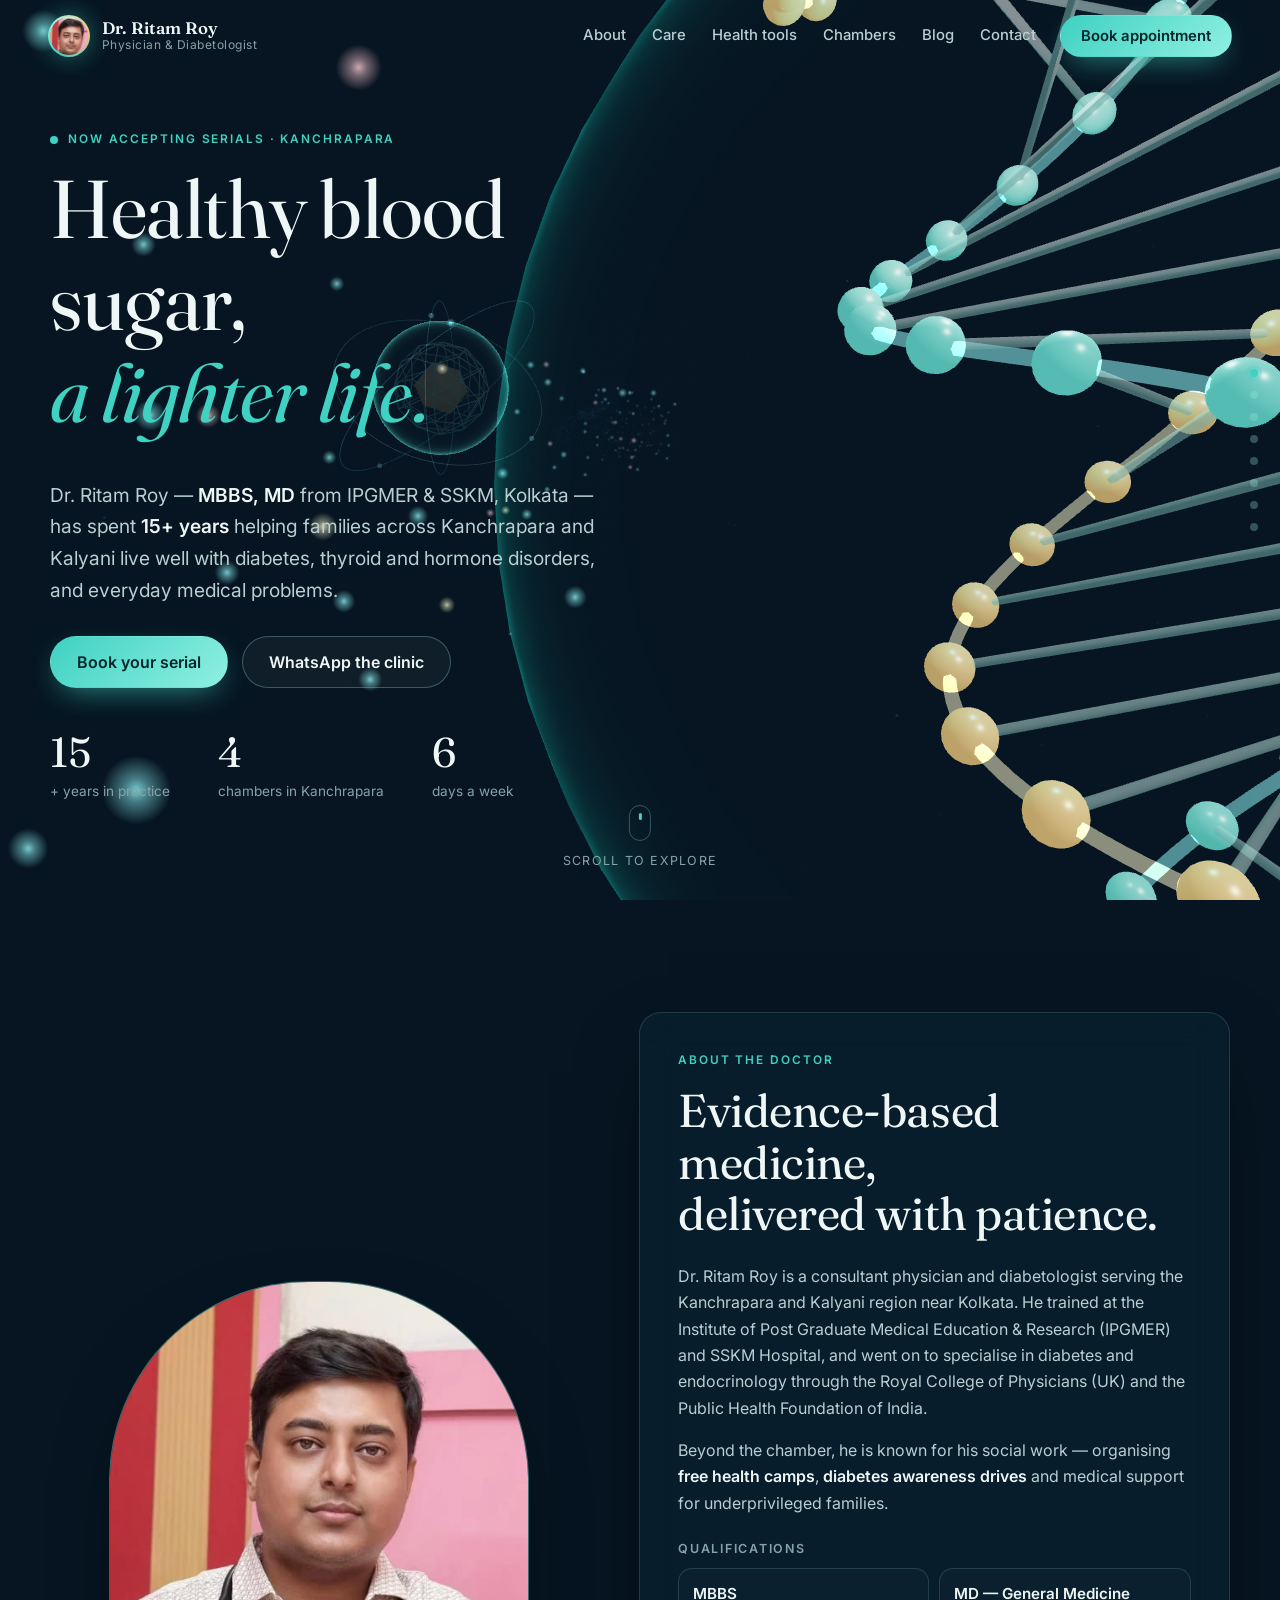
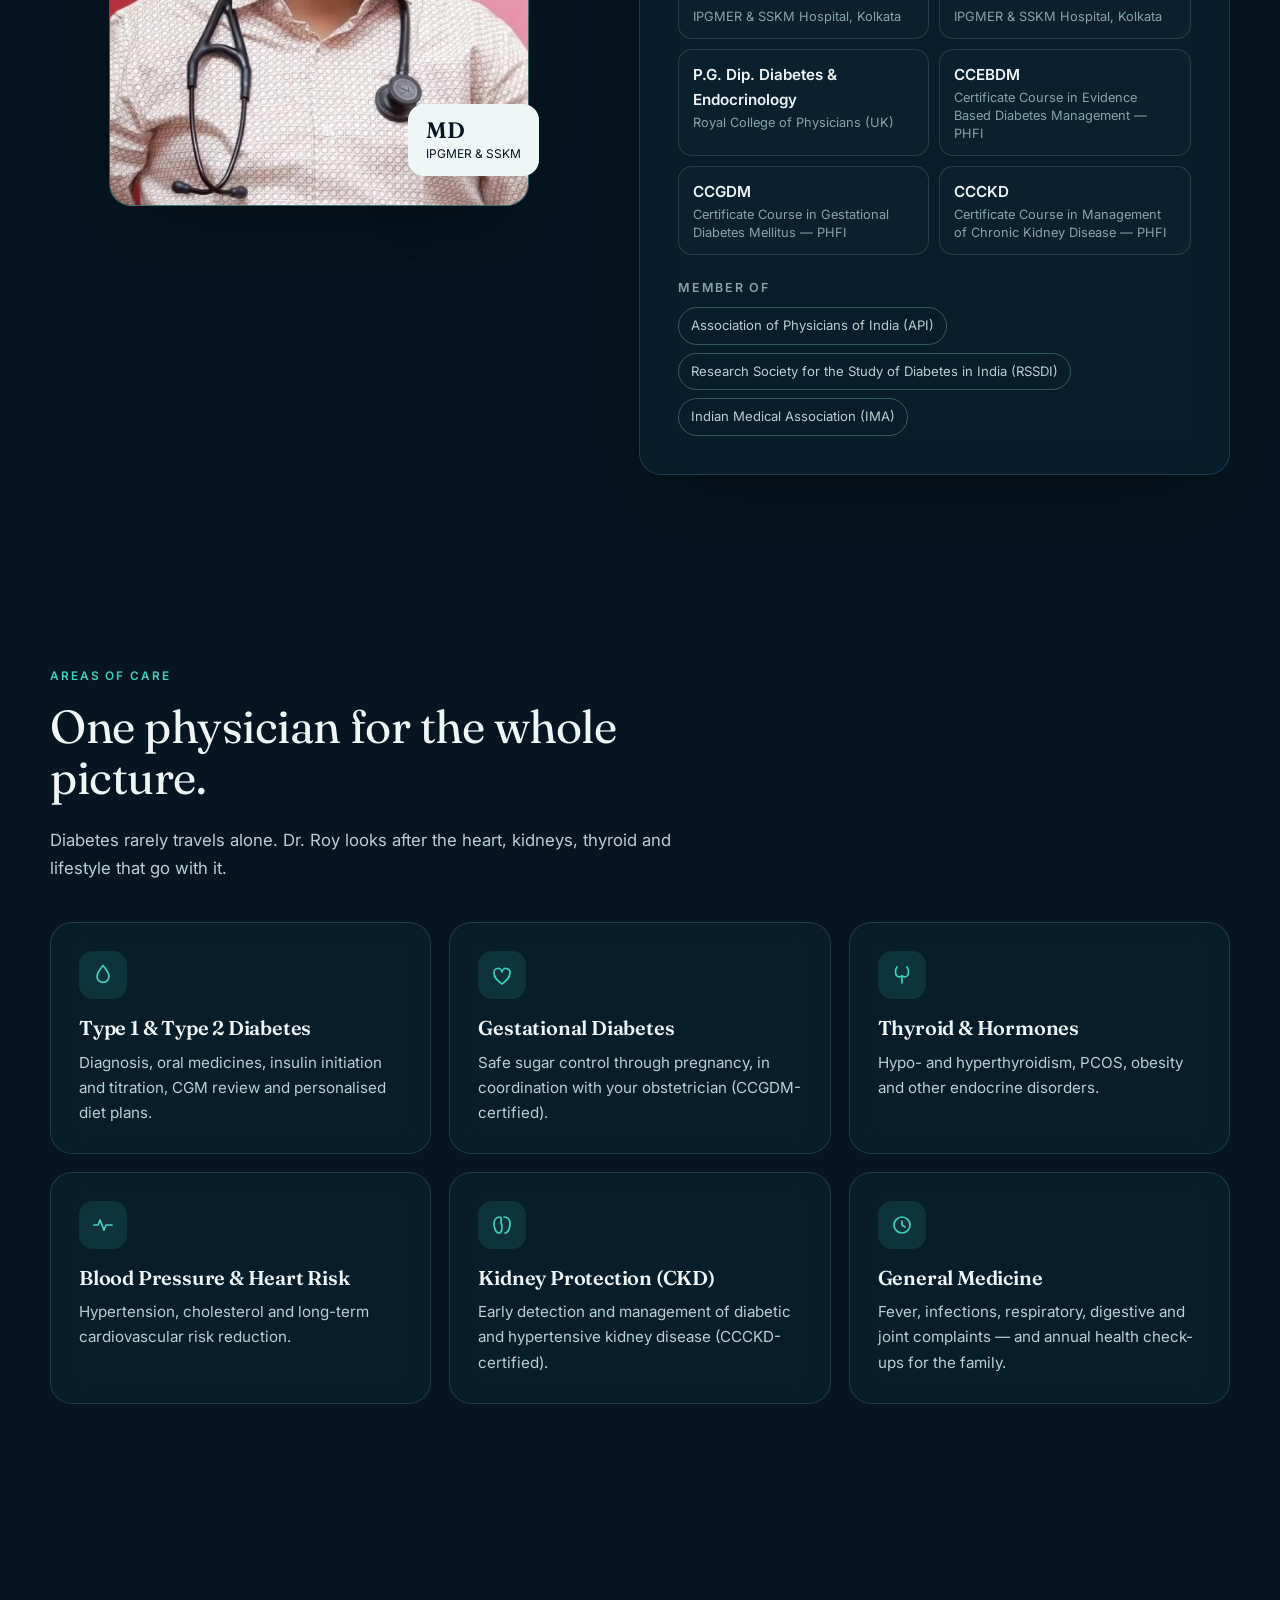
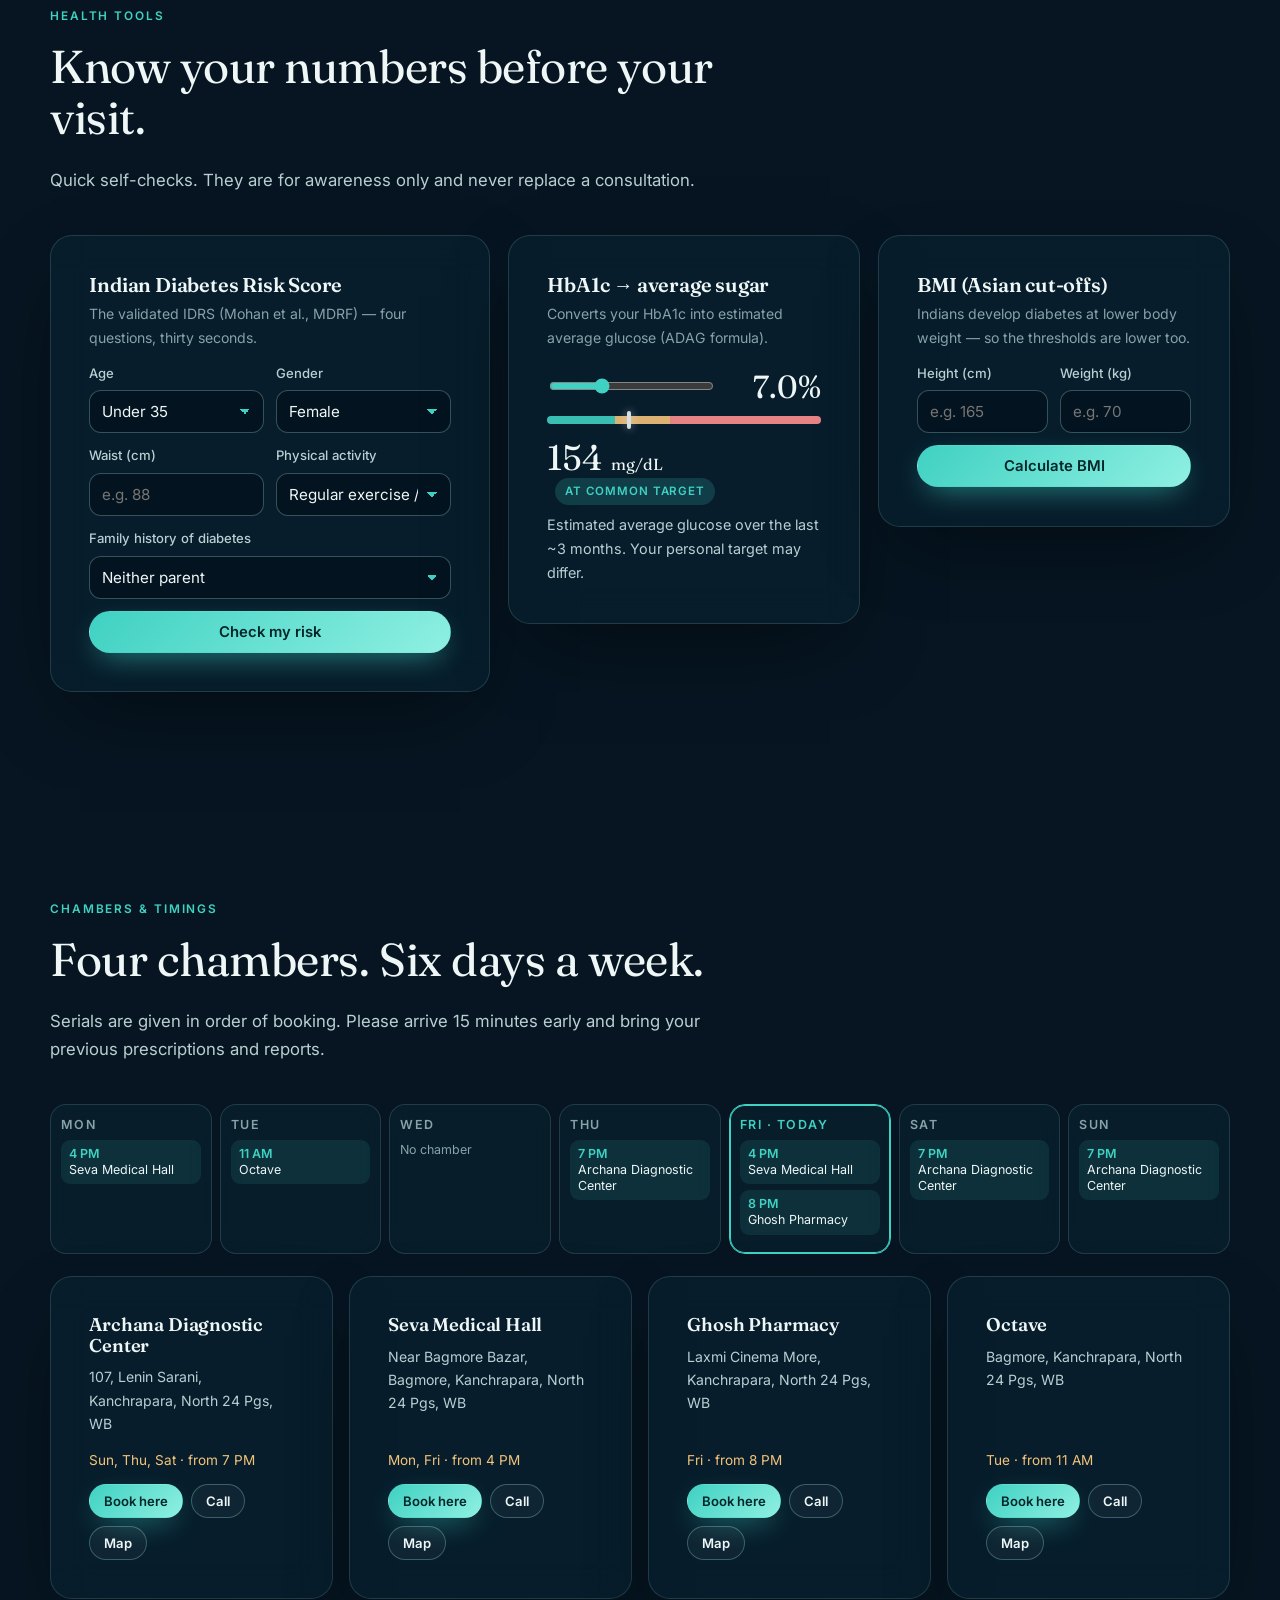
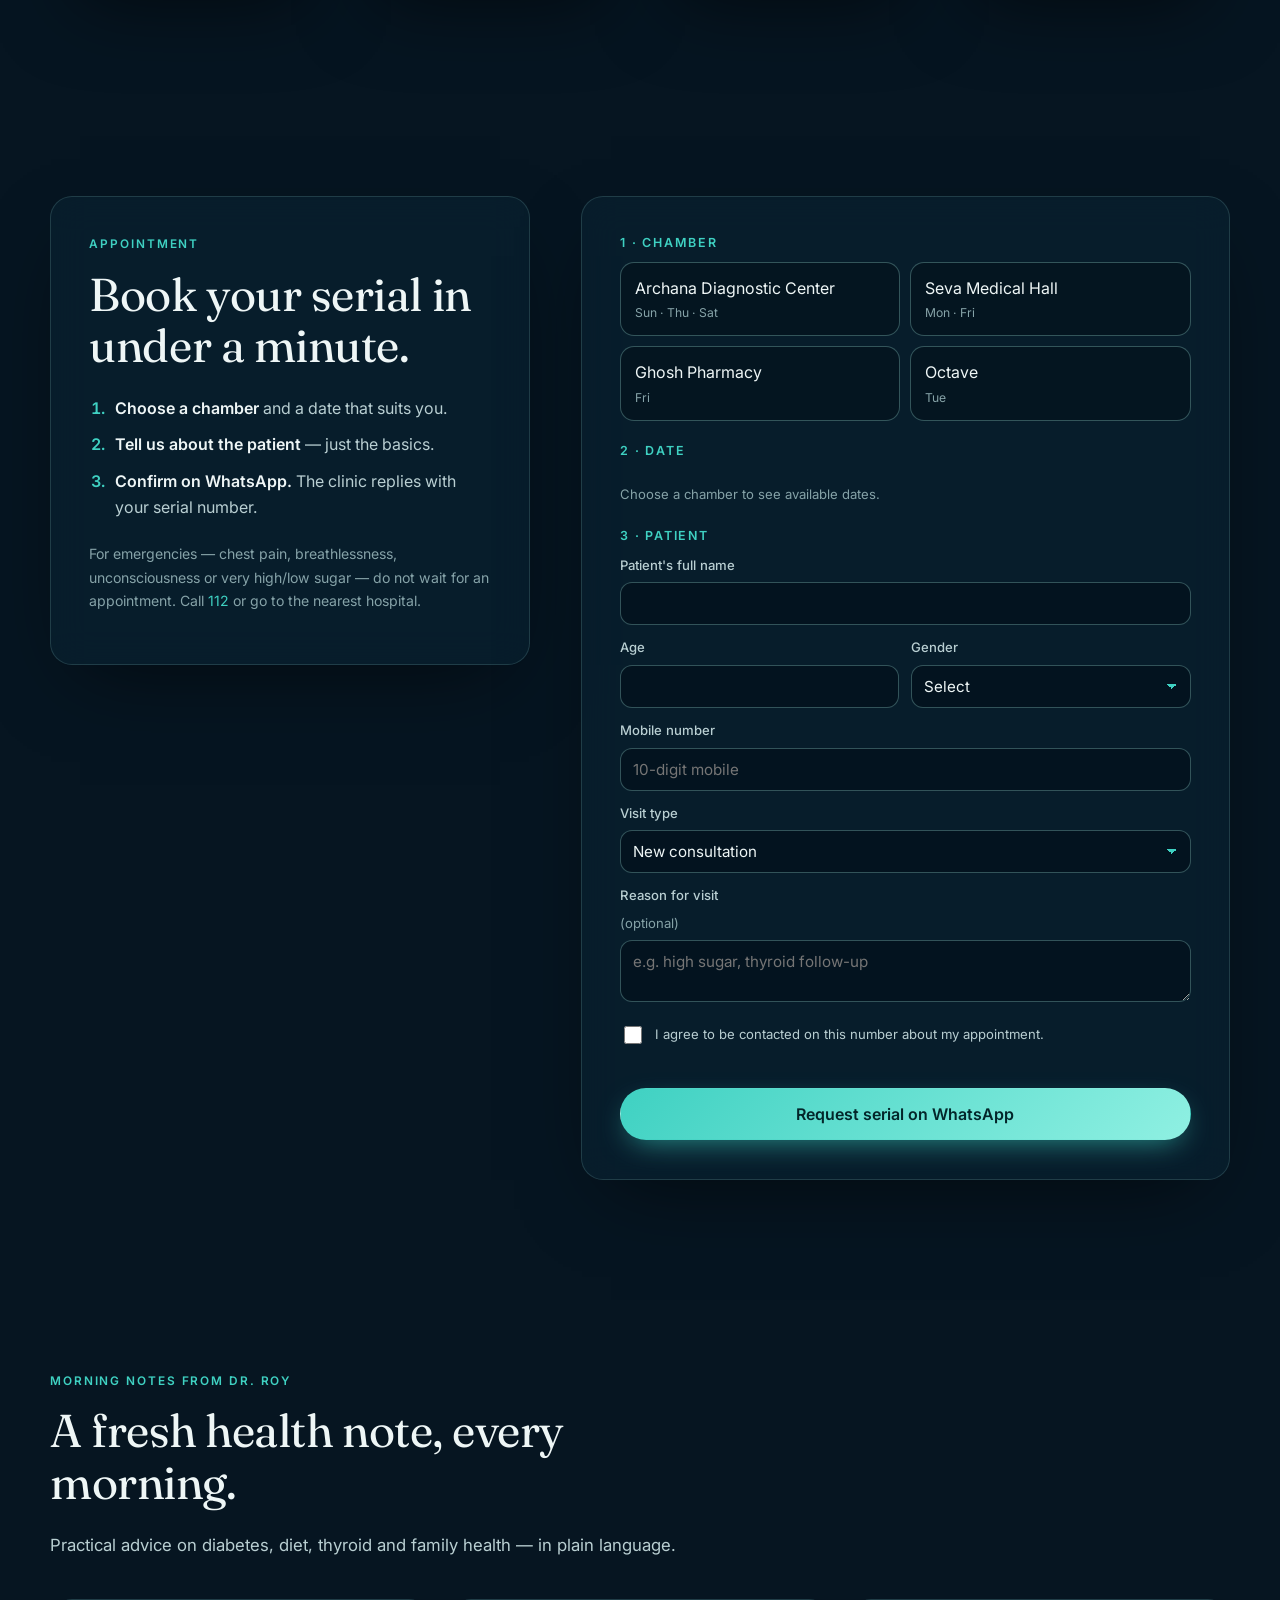
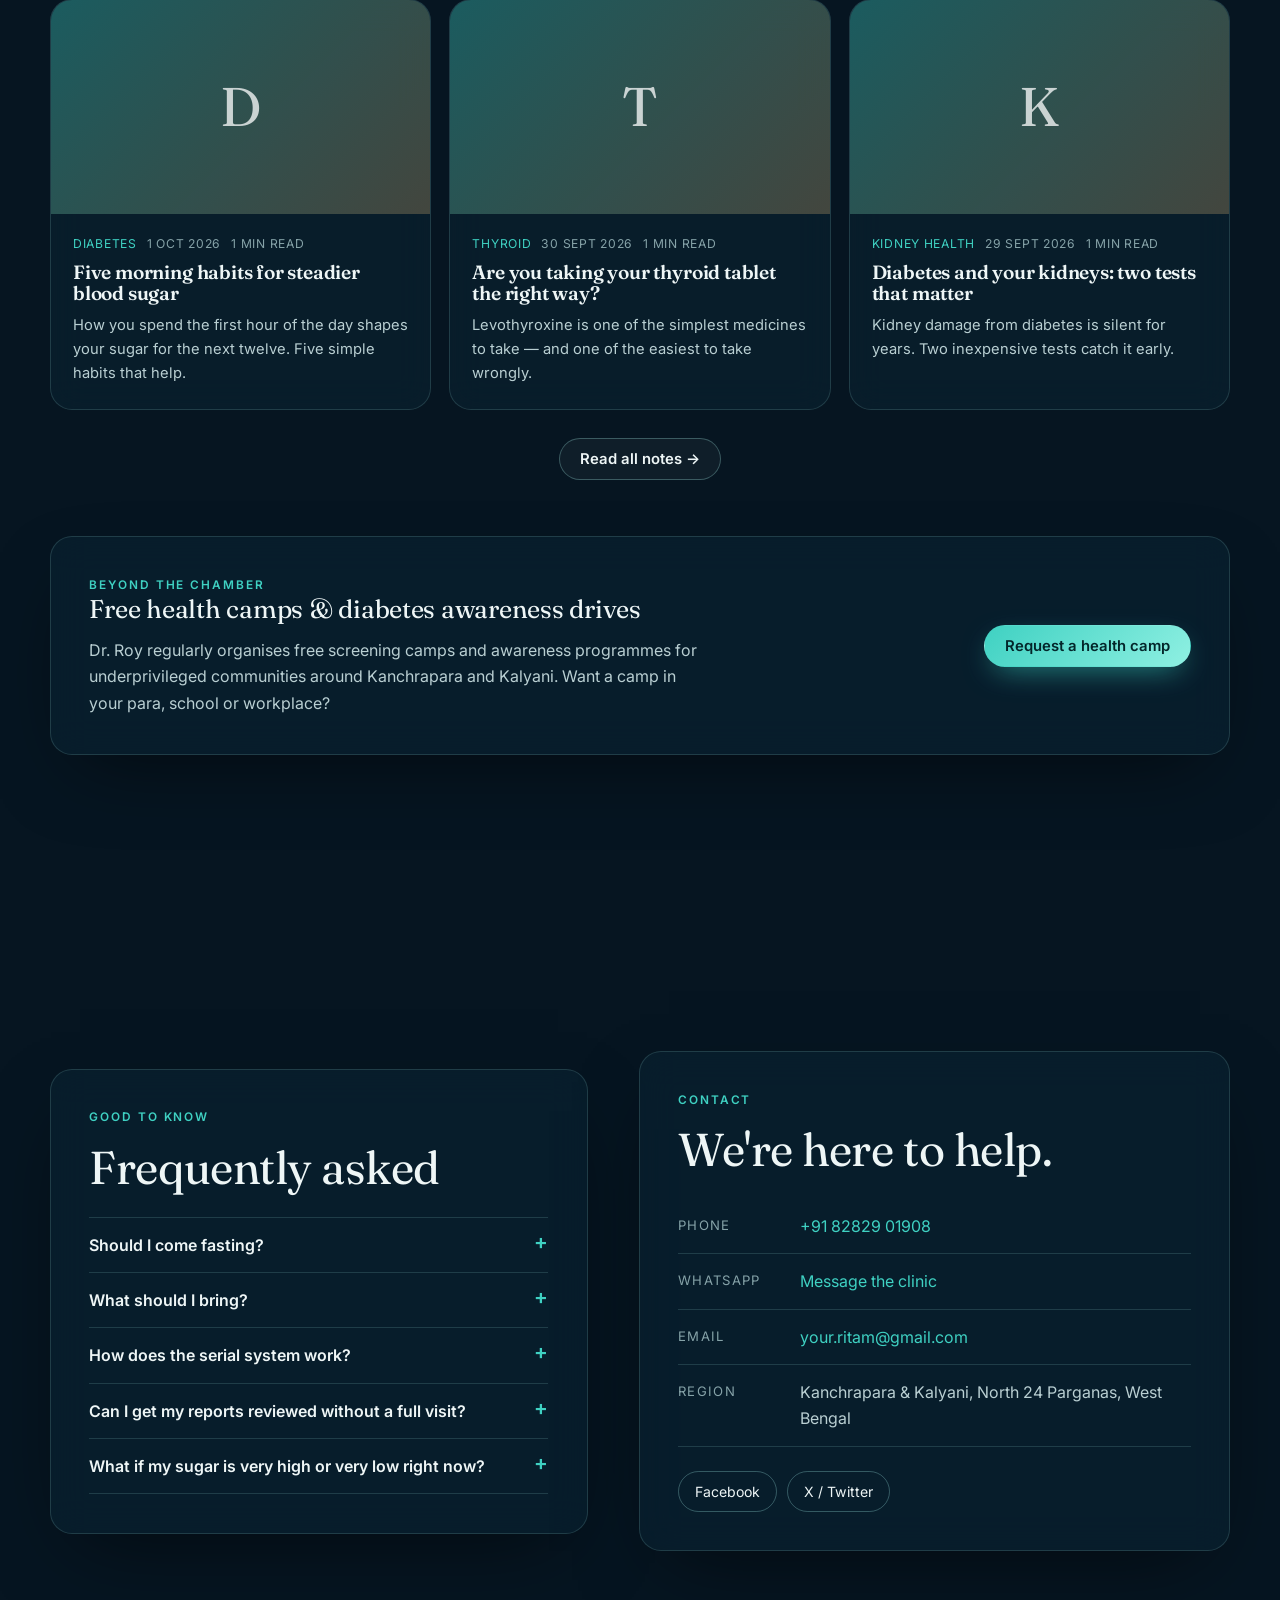
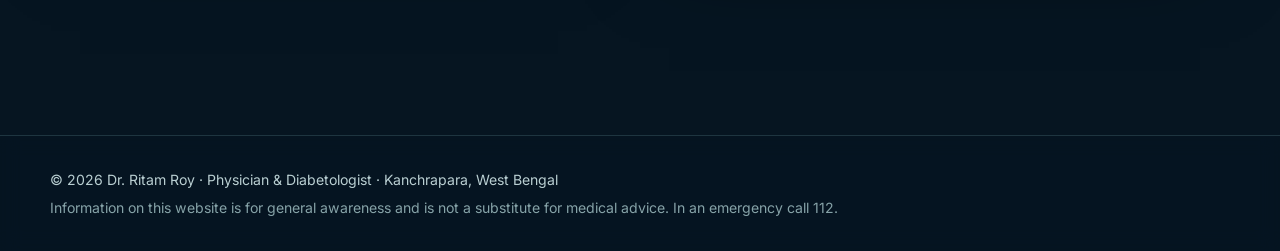
<file: sites/dr-ritam-roy/index.html>
<!doctype html>
<html lang="en">
<head>
  <meta charset="utf-8">
  <meta name="viewport" content="width=device-width, initial-scale=1, viewport-fit=cover">
  <title>Dr. Ritam Roy — Physician &amp; Diabetologist, Kanchrapara</title>
  <meta name="description" content="Dr. Ritam Roy, MBBS, MD (IPGMER & SSKM) — Consultant Physician & Diabetologist in Kanchrapara and Kalyani with 15+ years of experience in diabetes, thyroid & hormone disorders and general medicine. Book an appointment online.">
  <meta name="theme-color" content="#061521">
  <meta property="og:title" content="Dr. Ritam Roy — Physician & Diabetologist">
  <meta property="og:description" content="Diabetes, thyroid & general medicine care in Kanchrapara & Kalyani. Book your serial online.">
  <meta property="og:type" content="website">
  <link rel="icon" href="assets/doctor-avatar.jpg" type="image/jpeg">
  <link rel="preconnect" href="https://fonts.googleapis.com">
  <link rel="preconnect" href="https://fonts.gstatic.com" crossorigin>
  <link href="https://fonts.googleapis.com/css2?family=Fraunces:opsz,wght@9..144,400;9..144,600&family=Inter:wght@400;500;600&display=swap" rel="stylesheet">
  <link rel="stylesheet" href="css/style.css">
  <script type="application/ld+json">
  {
    "@context": "https://schema.org",
    "@type": "Physician",
    "name": "Dr. Ritam Roy",
    "medicalSpecialty": ["Endocrine", "Diabetes", "General Medicine"],
    "telephone": "+918282901908",
    "email": "your.ritam@gmail.com",
    "address": {"@type": "PostalAddress", "streetAddress": "107, Lenin Sarani", "addressLocality": "Kanchrapara", "addressRegion": "West Bengal", "addressCountry": "IN"},
    "sameAs": ["https://www.facebook.com/drritamroymd/", "https://x.com/drritamroy"]
  }
  </script>
</head>
<body>
  <canvas id="world" aria-hidden="true"></canvas>
  <div class="world-fallback" aria-hidden="true"></div>

  <a class="skip" href="#main">Skip to content</a>

  <header class="nav" id="nav">
    <a class="brand" href="#top" aria-label="Dr. Ritam Roy — home">
      <span class="brand-mark"><img src="assets/doctor-avatar.jpg" alt="" width="80" height="80"></span>
      <span class="brand-text"><strong>Dr. Ritam Roy</strong><small>Physician &amp; Diabetologist</small></span>
    </a>
    <nav class="nav-links" id="navLinks" aria-label="Primary">
      <a href="#about">About</a>
      <a href="#care">Care</a>
      <a href="#tools">Health tools</a>
      <a href="#chambers">Chambers</a>
      <a href="blog.html">Blog</a>
      <a href="#contact">Contact</a>
    </nav>
    <a class="btn btn-primary nav-cta" href="#book">Book appointment</a>
    <button class="nav-toggle" id="navToggle" aria-label="Open menu" aria-expanded="false" aria-controls="navLinks"><span></span><span></span></button>
  </header>

  <div class="progress" aria-hidden="true"><span id="progressBar"></span></div>
  <ol class="rail" id="rail" aria-hidden="true"></ol>

  <main id="main">
    <!-- 1 · HERO -->
    <section class="station hero" id="top" data-station="0">
      <div class="wrap">
        <div class="hero-copy reveal">
          <p class="eyebrow"><span class="dot"></span> Now accepting serials · Kanchrapara</p>
          <h1>Healthy blood sugar,<br><em>a lighter life.</em></h1>
          <p class="lede">
            Dr. Ritam Roy — <strong>MBBS, MD</strong> from IPGMER &amp; SSKM, Kolkata — has spent
            <strong>15+ years</strong> helping families across Kanchrapara and Kalyani live well with
            diabetes, thyroid and hormone disorders, and everyday medical problems.
          </p>
          <div class="hero-actions">
            <a class="btn btn-primary btn-lg" href="#book">Book your serial</a>
            <a class="btn btn-ghost btn-lg" id="heroWhatsapp" href="#" target="_blank" rel="noopener">WhatsApp the clinic</a>
          </div>
          <ul class="hero-stats">
            <li><strong data-count="15">0</strong><span>+ years in practice</span></li>
            <li><strong data-count="4">0</strong><span>chambers in Kanchrapara</span></li>
            <li><strong data-count="6">0</strong><span>days a week</span></li>
          </ul>
        </div>
      </div>
      <a class="scroll-cue" href="#about" aria-label="Scroll to learn more"><span></span>Scroll to explore</a>
    </section>

    <!-- 2 · ABOUT -->
    <section class="station" id="about" data-station="1">
      <div class="wrap split">
        <div class="portrait reveal">
          <div class="portrait-frame">
            <img id="doctorPhoto" src="assets/doctor.jpg" alt="Portrait of Dr. Ritam Roy" width="635" height="622">
          </div>
          <div class="portrait-badge"><strong>MD</strong><span>IPGMER &amp; SSKM</span></div>
        </div>
        <div class="panel reveal">
          <p class="eyebrow">About the doctor</p>
          <h2>Evidence-based medicine,<br>delivered with patience.</h2>
          <p>
            Dr. Ritam Roy is a consultant physician and diabetologist serving the Kanchrapara and Kalyani region
            near Kolkata. He trained at the Institute of Post Graduate Medical Education &amp; Research (IPGMER) and
            SSKM Hospital, and went on to specialise in diabetes and endocrinology through the Royal College of
            Physicians (UK) and the Public Health Foundation of India.
          </p>
          <p>
            Beyond the chamber, he is known for his social work — organising <strong>free health camps</strong>,
            <strong>diabetes awareness drives</strong> and medical support for underprivileged families.
          </p>
          <h3 class="mini">Qualifications</h3>
          <ul class="creds" id="creds"></ul>
          <h3 class="mini">Member of</h3>
          <ul class="chips" id="memberships"></ul>
        </div>
      </div>
    </section>

    <!-- 3 · CARE -->
    <section class="station" id="care" data-station="2">
      <div class="wrap">
        <header class="section-head reveal">
          <p class="eyebrow">Areas of care</p>
          <h2>One physician for the whole picture.</h2>
          <p>Diabetes rarely travels alone. Dr. Roy looks after the heart, kidneys, thyroid and lifestyle that go with it.</p>
        </header>
        <div class="cards">
          <article class="card reveal">
            <div class="icon">
              <svg viewBox="0 0 24 24"><path d="M12 2.5c3.5 4.2 6 7.6 6 10.8A6 6 0 0 1 6 13.3C6 10.1 8.5 6.7 12 2.5z"/></svg>
            </div>
            <h3>Type 1 &amp; Type 2 Diabetes</h3>
            <p>Diagnosis, oral medicines, insulin initiation and titration, CGM review and personalised diet plans.</p>
          </article>
          <article class="card reveal">
            <div class="icon"><svg viewBox="0 0 24 24"><path d="M12 21c-4-3-8-6-8-11a4 4 0 0 1 8-1 4 4 0 0 1 8 1c0 5-4 8-8 11z"/></svg></div>
            <h3>Gestational Diabetes</h3>
            <p>Safe sugar control through pregnancy, in coordination with your obstetrician (CCGDM-certified).</p>
          </article>
          <article class="card reveal">
            <div class="icon"><svg viewBox="0 0 24 24"><path d="M7 4c-2 3-2 7 0 9 1 1 3 1 5 0 2 1 4 1 5 0 2-2 2-6 0-9"/><path d="M12 13v7"/></svg></div>
            <h3>Thyroid &amp; Hormones</h3>
            <p>Hypo- and hyperthyroidism, PCOS, obesity and other endocrine disorders.</p>
          </article>
          <article class="card reveal">
            <div class="icon"><svg viewBox="0 0 24 24"><path d="M3 12h4l2-5 4 10 2-5h6"/></svg></div>
            <h3>Blood Pressure &amp; Heart Risk</h3>
            <p>Hypertension, cholesterol and long-term cardiovascular risk reduction.</p>
          </article>
          <article class="card reveal">
            <div class="icon"><svg viewBox="0 0 24 24"><path d="M10 4C6 4 4 7 4 11s2 9 5 9 3-3 3-6-1-3-1-5 1-5-1-5zM14 4c4 0 6 3 6 7s-2 9-5 9"/></svg></div>
            <h3>Kidney Protection (CKD)</h3>
            <p>Early detection and management of diabetic and hypertensive kidney disease (CCCKD-certified).</p>
          </article>
          <article class="card reveal">
            <div class="icon"><svg viewBox="0 0 24 24"><circle cx="12" cy="12" r="8"/><path d="M12 8v4l3 2"/></svg></div>
            <h3>General Medicine</h3>
            <p>Fever, infections, respiratory, digestive and joint complaints — and annual health check-ups for the family.</p>
          </article>
        </div>
      </div>
    </section>

    <!-- 4 · TOOLS -->
    <section class="station" id="tools" data-station="3">
      <div class="wrap">
        <header class="section-head reveal">
          <p class="eyebrow">Health tools</p>
          <h2>Know your numbers before your visit.</h2>
          <p>Quick self-checks. They are for awareness only and never replace a consultation.</p>
        </header>
        <div class="tools">
          <div class="tool panel reveal" role="group" aria-labelledby="idrsTitle">
            <h3 id="idrsTitle">Indian Diabetes Risk Score</h3>
            <p class="muted">The validated IDRS (Mohan et al., MDRF) — four questions, thirty seconds.</p>
            <form id="idrs" class="form-grid">
              <label>Age
                <select name="age"><option value="0">Under 35</option><option value="20">35 – 49</option><option value="30">50 or older</option></select>
              </label>
              <label>Gender
                <select name="sex"><option value="f">Female</option><option value="m">Male</option></select>
              </label>
              <label>Waist (cm)
                <input name="waist" type="number" inputmode="decimal" min="40" max="200" placeholder="e.g. 88" required>
              </label>
              <label>Physical activity
                <select name="act"><option value="0">Regular exercise / strenuous work</option><option value="20">Mild exercise or moderate work</option><option value="30">No exercise, desk-bound</option></select>
              </label>
              <label class="full">Family history of diabetes
                <select name="fam"><option value="0">Neither parent</option><option value="10">One parent</option><option value="20">Both parents</option></select>
              </label>
              <button class="btn btn-primary full" type="submit">Check my risk</button>
            </form>
            <output class="result" id="idrsOut" aria-live="polite"></output>
          </div>

          <div class="tool panel reveal" role="group" aria-labelledby="a1cTitle">
            <h3 id="a1cTitle">HbA1c → average sugar</h3>
            <p class="muted">Converts your HbA1c into estimated average glucose (ADAG formula).</p>
            <div class="slider-row">
              <input id="a1c" type="range" min="4" max="14" step="0.1" value="7" aria-label="HbA1c percent">
              <span class="big" id="a1cVal">7.0%</span>
            </div>
            <div class="gauge"><span id="a1cBar"></span></div>
            <output class="result" id="a1cOut" aria-live="polite"></output>
          </div>

          <div class="tool panel reveal" role="group" aria-labelledby="bmiTitle">
            <h3 id="bmiTitle">BMI (Asian cut-offs)</h3>
            <p class="muted">Indians develop diabetes at lower body weight — so the thresholds are lower too.</p>
            <form id="bmi" class="form-grid">
              <label>Height (cm)<input name="h" type="number" inputmode="decimal" min="90" max="230" placeholder="e.g. 165" required></label>
              <label>Weight (kg)<input name="w" type="number" inputmode="decimal" min="20" max="250" placeholder="e.g. 70" required></label>
              <button class="btn btn-primary full" type="submit">Calculate BMI</button>
            </form>
            <output class="result" id="bmiOut" aria-live="polite"></output>
          </div>
        </div>
      </div>
    </section>

    <!-- 5 · CHAMBERS -->
    <section class="station" id="chambers" data-station="4">
      <div class="wrap">
        <header class="section-head reveal">
          <p class="eyebrow">Chambers &amp; timings</p>
          <h2>Four chambers. Six days a week.</h2>
          <p>Serials are given in order of booking. Please arrive 15 minutes early and bring your previous prescriptions and reports.</p>
        </header>
        <div class="week reveal" id="week" aria-label="Weekly schedule"></div>
        <div class="chambers" id="chamberList"></div>
      </div>
    </section>

    <!-- 6 · BOOK -->
    <section class="station" id="book" data-station="5">
      <div class="wrap split book-split">
        <div class="panel reveal">
          <p class="eyebrow">Appointment</p>
          <h2>Book your serial in under a minute.</h2>
          <ol class="steps">
            <li><strong>Choose a chamber</strong> and a date that suits you.</li>
            <li><strong>Tell us about the patient</strong> — just the basics.</li>
            <li><strong>Confirm on WhatsApp.</strong> The clinic replies with your serial number.</li>
          </ol>
          <p class="muted small">For emergencies — chest pain, breathlessness, unconsciousness or very high/low sugar — do not wait for an appointment. Call <a href="tel:112">112</a> or go to the nearest hospital.</p>
          <div id="myBookings" class="my-bookings" hidden>
            <h3 class="mini">Your requests on this device</h3>
            <ul id="myBookingList"></ul>
          </div>
        </div>

        <form class="panel booking reveal" id="bookingForm" novalidate>
          <fieldset>
            <legend>1 · Chamber</legend>
            <div class="chamber-pick" id="chamberPick" role="radiogroup" aria-label="Chamber"></div>
          </fieldset>
          <fieldset>
            <legend>2 · Date</legend>
            <div class="date-pick" id="datePick" role="radiogroup" aria-label="Date"></div>
            <p class="hint" id="dateHint">Choose a chamber to see available dates.</p>
          </fieldset>
          <fieldset>
            <legend>3 · Patient</legend>
            <div class="form-grid">
              <label class="full">Patient's full name<input name="name" autocomplete="name" required maxlength="80"></label>
              <label>Age<input name="age" type="number" inputmode="numeric" min="0" max="120" required></label>
              <label>Gender
                <select name="gender" required><option value="">Select</option><option>Female</option><option>Male</option><option>Other</option></select>
              </label>
              <label class="full">Mobile number<input name="phone" type="tel" inputmode="tel" autocomplete="tel" placeholder="10-digit mobile" required pattern="[0-9+\s-]{10,15}"></label>
              <label class="full">Visit type
                <select name="visit"><option>New consultation</option><option>Follow-up</option><option>Report review</option></select>
              </label>
              <label class="full">Reason for visit <span class="opt">(optional)</span><textarea name="reason" rows="2" maxlength="300" placeholder="e.g. high sugar, thyroid follow-up"></textarea></label>
            </div>
          </fieldset>
          <label class="consent"><input type="checkbox" name="consent" required> I agree to be contacted on this number about my appointment.</label>
          <p class="form-error" id="formError" role="alert"></p>
          <button class="btn btn-primary btn-lg full" type="submit">Request serial on WhatsApp</button>
          <div class="confirm" id="confirm" hidden tabindex="-1"></div>
        </form>
      </div>
    </section>

    <!-- 7 · BLOG + COMMUNITY -->
    <section class="station" id="journal" data-station="6">
      <div class="wrap">
        <header class="section-head reveal">
          <p class="eyebrow">Morning notes from Dr. Roy</p>
          <h2>A fresh health note, every morning.</h2>
          <p>Practical advice on diabetes, diet, thyroid and family health — in plain language.</p>
        </header>
        <div class="posts" id="latestPosts"><p class="muted">Loading the latest notes…</p></div>
        <p class="center reveal"><a class="btn btn-ghost" href="blog.html">Read all notes →</a></p>

        <div class="community panel reveal">
          <div>
            <p class="eyebrow">Beyond the chamber</p>
            <h3>Free health camps &amp; diabetes awareness drives</h3>
            <p>Dr. Roy regularly organises free screening camps and awareness programmes for underprivileged communities around Kanchrapara and Kalyani. Want a camp in your para, school or workplace?</p>
          </div>
          <a class="btn btn-primary" id="campLink" href="#" target="_blank" rel="noopener">Request a health camp</a>
        </div>
      </div>
    </section>

    <!-- 8 · FAQ + CONTACT -->
    <section class="station" id="contact" data-station="7">
      <div class="wrap split">
        <div class="panel reveal">
          <p class="eyebrow">Good to know</p>
          <h2>Frequently asked</h2>
          <details><summary>Should I come fasting?</summary><p>If you have been advised fasting blood tests, come after 8–10 hours of fasting (water is fine) and get the sample taken before breakfast. Otherwise, eat normally and take your usual medicines unless told otherwise.</p></details>
          <details><summary>What should I bring?</summary><p>All previous prescriptions, recent blood reports (sugar, HbA1c, thyroid, kidney function, lipid profile), your glucometer log and the medicines or insulin you currently use.</p></details>
          <details><summary>How does the serial system work?</summary><p>Your booking request reserves a place in the queue for that session. The clinic confirms your serial number on WhatsApp. Patients are seen in serial order; emergencies may be seen first.</p></details>
          <details><summary>Can I get my reports reviewed without a full visit?</summary><p>Choose “Report review” as the visit type when booking. Dr. Roy will advise whether a full consultation is needed.</p></details>
          <details><summary>What if my sugar is very high or very low right now?</summary><p>Sugar below 70 mg/dL with symptoms: take 15 g of glucose (3 teaspoons of sugar in water) and recheck in 15 minutes. Sugar above 300 mg/dL with vomiting, drowsiness or breathlessness is an emergency — go to the nearest hospital.</p></details>
        </div>
        <div class="panel contact-card reveal">
          <p class="eyebrow">Contact</p>
          <h2>We're here to help.</h2>
          <ul class="contact-list">
            <li><span>Phone</span><a id="cPhone" href="#"></a></li>
            <li><span>WhatsApp</span><a id="cWa" href="#" target="_blank" rel="noopener">Message the clinic</a></li>
            <li><span>Email</span><a id="cEmail" href="#"></a></li>
            <li><span>Region</span><em id="cRegion"></em></li>
          </ul>
          <div class="socials">
            <a id="sFb" href="#" target="_blank" rel="noopener">Facebook</a>
            <a id="sX" href="#" target="_blank" rel="noopener">X / Twitter</a>
          </div>
        </div>
      </div>
    </section>
  </main>

  <footer class="footer">
    <div class="wrap footer-inner">
      <p>© <span id="year"></span> Dr. Ritam Roy · Physician &amp; Diabetologist · Kanchrapara, West Bengal</p>
      <p class="small muted">Information on this website is for general awareness and is not a substitute for medical advice. In an emergency call 112.</p>
    </div>
  </footer>

  <a class="fab" id="fab" href="#book" aria-label="Book appointment">
    <svg viewBox="0 0 24 24" aria-hidden="true"><rect x="3" y="5" width="18" height="16" rx="3"/><path d="M3 10h18M8 3v4M16 3v4"/></svg>
    <span>Book</span>
  </a>

  <script src="js/site-data.js"></script>
  <script src="js/app.js"></script>
  <script type="importmap">{ "imports": { "three": "./js/vendor/three.module.min.js" } }</script>
  <script type="module" src="js/world.js"></script>
</body>
</html>
</file>
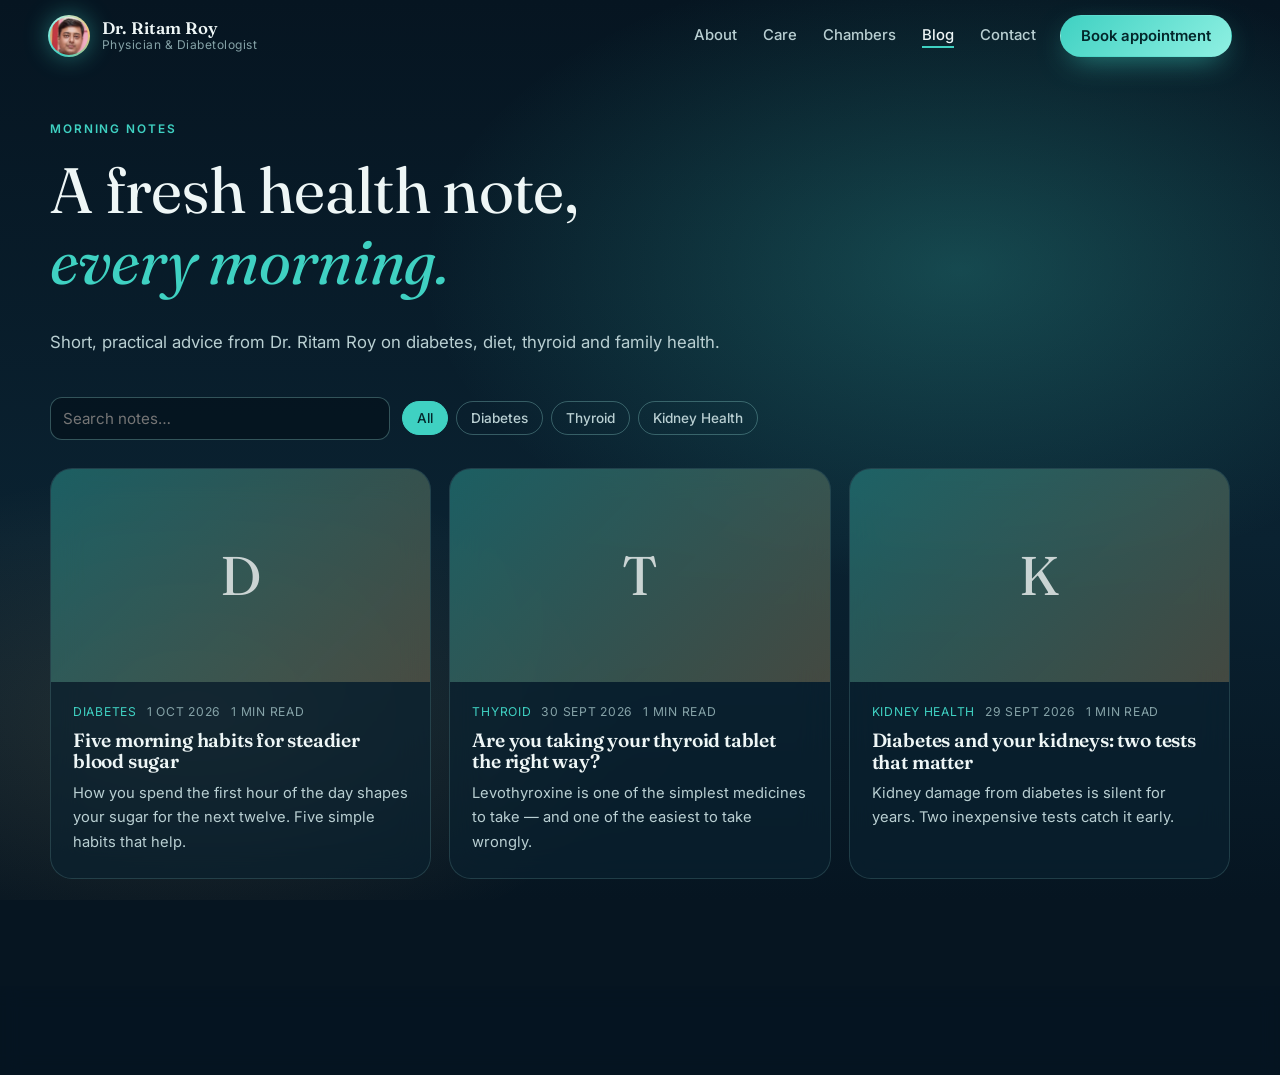
<file: preview/blog.html>
<!doctype html>
<html lang="en">
<head>
  <meta charset="utf-8">
  <meta name="viewport" content="width=device-width, initial-scale=1, viewport-fit=cover">
  <title>Morning Notes — Dr. Ritam Roy</title>
  <meta name="description" content="Daily health notes from Dr. Ritam Roy, physician and diabetologist — diabetes, diet, thyroid and family health in plain language.">
  <meta name="theme-color" content="#061521">
  <link rel="icon" href="[data-uri]" type="image/jpeg">
  <link rel="preconnect" href="https://fonts.googleapis.com">
  <link rel="preconnect" href="https://fonts.gstatic.com" crossorigin>
  <link href="https://fonts.googleapis.com/css2?family=Fraunces:opsz,wght@9..144,400;9..144,600&family=Inter:wght@400;500;600&display=swap" rel="stylesheet">
  <style>:root {
  --bg: #061521;
  --bg-2: #0a2231;
  --ink: #eef6f6;
  --ink-2: #b9cfd2;
  --muted: #86a3a8;
  --teal: #3fd1c2;
  --teal-2: #1fa69a;
  --gold: #f4c47a;
  --rose: #ff8f8f;
  --glass: rgba(10, 34, 49, 0.62);
  --glass-2: rgba(16, 48, 66, 0.55);
  --line: rgba(160, 230, 225, 0.16);
  --line-2: rgba(160, 230, 225, 0.3);
  --radius: 22px;
  --shadow: 0 30px 80px -30px rgba(0, 0, 0, 0.6);
  --serif: "Fraunces", "Iowan Old Style", Georgia, serif;
  --sans: "Inter", system-ui, -apple-system, "Segoe UI", Roboto, sans-serif;
  --nav-h: 72px;
}

* { box-sizing: border-box; }
[hidden] { display: none !important; }
html { scroll-behavior: smooth; scroll-padding-top: calc(var(--nav-h) + 12px); -webkit-text-size-adjust: 100%; }
body {
  margin: 0;
  background: var(--bg);
  color: var(--ink);
  font: 16px/1.65 var(--sans);
  -webkit-font-smoothing: antialiased;
  overflow-x: hidden;
}
img { max-width: 100%; display: block; }
a { color: var(--teal); text-decoration: none; }
a:hover { text-decoration: underline; }
h1, h2, h3 { font-family: var(--serif); font-weight: 600; line-height: 1.12; margin: 0 0 .5em; letter-spacing: -0.01em; }
h1 { font-size: clamp(2.6rem, 6.4vw, 5.2rem); font-weight: 400; }
h1 em { font-style: italic; color: var(--teal); }
h2 { font-size: clamp(1.9rem, 3.6vw, 2.9rem); font-weight: 400; }
h3 { font-size: 1.25rem; }
p { margin: 0 0 1em; color: var(--ink-2); }
strong { color: var(--ink); font-weight: 600; }
.muted { color: var(--muted); }
.small { font-size: .88rem; }
.center { text-align: center; }
.skip { position: absolute; left: -999px; top: 8px; z-index: 100; background: var(--teal); color: #032; padding: 8px 14px; border-radius: 8px; }
.skip:focus { left: 8px; }
:focus-visible { outline: 2px solid var(--gold); outline-offset: 3px; border-radius: 6px; }

/* ---------- 3D world ---------- */
#world { position: fixed; inset: 0; width: 100vw; height: 100vh; z-index: 0; display: block; }
.world-fallback {
  position: fixed; inset: 0; z-index: -1;
  background:
    radial-gradient(60% 50% at 75% 30%, rgba(63, 209, 194, .25), transparent 70%),
    radial-gradient(50% 40% at 15% 80%, rgba(244, 196, 122, .12), transparent 70%),
    linear-gradient(180deg, #061521, #0a2231 60%, #061521);
}
main, .footer { position: relative; z-index: 2; }

/* ---------- nav ---------- */
.nav {
  position: fixed; top: 0; left: 0; right: 0; z-index: 50; height: var(--nav-h);
  display: flex; align-items: center; gap: 24px; padding: 0 clamp(16px, 4vw, 48px);
  transition: background .3s, border-color .3s, backdrop-filter .3s;
  border-bottom: 1px solid transparent;
}
.nav.scrolled { background: rgba(6, 21, 33, .72); backdrop-filter: blur(14px); -webkit-backdrop-filter: blur(14px); border-color: var(--line); }
.brand { display: flex; align-items: center; gap: 12px; color: var(--ink); text-decoration: none !important; }
.brand-mark {
  width: 42px; height: 42px; border-radius: 50%; display: grid; place-items: center;
  font: 600 15px var(--serif); color: #032;
  background: conic-gradient(from 200deg, var(--teal), #9ff3e6, var(--gold), var(--teal));
  box-shadow: 0 0 24px rgba(63, 209, 194, .45);
  padding: 2px; overflow: hidden; flex: none;
}
.brand-mark img { width: 100%; height: 100%; border-radius: 50%; object-fit: cover; display: block; }
.brand-text { display: flex; flex-direction: column; line-height: 1.15; }
.brand-text strong { font-family: var(--serif); font-size: 1.05rem; }
.brand-text small { color: var(--muted); font-size: .75rem; letter-spacing: .04em; }
.nav-links { display: flex; gap: 26px; margin-left: auto; }
.nav-links a { color: var(--ink-2); font-size: .93rem; font-weight: 500; }
.nav-links a:hover, .nav-links a.active { color: var(--ink); text-decoration: none; }
.nav-links a.active { box-shadow: inset 0 -2px 0 var(--teal); }
.nav-toggle { display: none; margin-left: auto; width: 44px; height: 44px; border: 1px solid var(--line-2); background: transparent; border-radius: 12px; cursor: pointer; padding: 12px 10px; flex-direction: column; justify-content: space-between; }
.nav-toggle span { display: block; height: 2px; background: var(--ink); border-radius: 2px; transition: transform .3s; }
.nav-toggle[aria-expanded="true"] span:first-child { transform: translateY(8px) rotate(45deg); }
.nav-toggle[aria-expanded="true"] span:last-child { transform: translateY(-8px) rotate(-45deg); }

.progress { position: fixed; top: 0; left: 0; right: 0; height: 2px; z-index: 60; }
.progress span { display: block; height: 100%; width: 0; background: linear-gradient(90deg, var(--teal), var(--gold)); }

.rail { position: fixed; right: 22px; top: 50%; transform: translateY(-50%); z-index: 40; list-style: none; margin: 0; padding: 0; display: flex; flex-direction: column; gap: 14px; }
.rail li { width: 8px; height: 8px; border-radius: 50%; background: var(--line-2); transition: all .3s; cursor: pointer; }
.rail li.on { background: var(--teal); box-shadow: 0 0 0 4px rgba(63, 209, 194, .2); }

/* ---------- buttons ---------- */
.btn {
  display: inline-flex; align-items: center; justify-content: center; gap: 8px;
  padding: 11px 20px; border-radius: 999px; font: 600 .93rem var(--sans);
  border: 1px solid transparent; cursor: pointer; text-decoration: none !important;
  transition: transform .2s, box-shadow .2s, background .2s; white-space: nowrap;
}
.btn:active { transform: translateY(1px); }
.btn-primary { background: linear-gradient(135deg, var(--teal), #8ff0e2); color: #03262a; box-shadow: 0 10px 30px -10px rgba(63, 209, 194, .7); }
.btn-primary:hover { box-shadow: 0 14px 40px -10px rgba(63, 209, 194, .9); transform: translateY(-1px); }
.btn-ghost { background: rgba(255, 255, 255, .04); border-color: var(--line-2); color: var(--ink); }
.btn-ghost:hover { background: rgba(255, 255, 255, .09); }
.btn-lg { padding: 15px 26px; font-size: 1rem; }
.btn.full { width: 100%; }

/* ---------- layout ---------- */
.wrap { width: min(1180px, 100% - 32px); margin: 0 auto; }
.station { min-height: 100vh; display: flex; align-items: center; padding: calc(var(--nav-h) + 40px) 0 80px; position: relative; }
.split { display: grid; grid-template-columns: 1fr 1.1fr; gap: clamp(24px, 4vw, 56px); align-items: center; }
.panel {
  background: var(--glass); border: 1px solid var(--line); border-radius: var(--radius);
  padding: clamp(22px, 3vw, 40px); backdrop-filter: blur(18px) saturate(1.2); -webkit-backdrop-filter: blur(18px) saturate(1.2);
  box-shadow: var(--shadow);
}
.eyebrow { text-transform: uppercase; letter-spacing: .16em; font-size: .74rem; font-weight: 600; color: var(--teal); margin-bottom: 14px; display: flex; align-items: center; gap: 10px; }
.dot { width: 8px; height: 8px; border-radius: 50%; background: var(--teal); box-shadow: 0 0 0 0 rgba(63, 209, 194, .7); animation: ping 2s infinite; }
@keyframes ping { 70% { box-shadow: 0 0 0 10px rgba(63, 209, 194, 0); } 100% { box-shadow: 0 0 0 0 rgba(63, 209, 194, 0); } }
.section-head { max-width: 680px; margin-bottom: 40px; }
.section-head p:last-child { font-size: 1.05rem; }
.mini { font-family: var(--sans); font-size: .78rem; text-transform: uppercase; letter-spacing: .14em; color: var(--muted); margin: 26px 0 12px; }

/* reveal on scroll */
.reveal { opacity: 0; transform: translateY(28px); transition: opacity .9s cubic-bezier(.2, .7, .2, 1), transform .9s cubic-bezier(.2, .7, .2, 1); }
.reveal.in { opacity: 1; transform: none; }

/* ---------- hero ---------- */
.hero .wrap { display: grid; }
.hero-copy { max-width: 640px; }
.lede { font-size: clamp(1.05rem, 1.5vw, 1.2rem); max-width: 560px; }
.hero-actions { display: flex; gap: 14px; flex-wrap: wrap; margin: 30px 0 44px; }
.hero-stats { list-style: none; padding: 0; margin: 0; display: flex; gap: clamp(20px, 4vw, 48px); flex-wrap: wrap; }
.hero-stats li { display: flex; flex-direction: column; }
.hero-stats strong { font: 400 2.6rem/1 var(--serif); color: var(--ink); }
.hero-stats span { color: var(--muted); font-size: .85rem; margin-top: 6px; }
.scroll-cue { position: absolute; left: 50%; bottom: 28px; transform: translateX(-50%); color: var(--muted); font-size: .78rem; letter-spacing: .1em; text-transform: uppercase; display: flex; flex-direction: column; align-items: center; gap: 10px; text-decoration: none !important; }
.scroll-cue span { width: 22px; height: 36px; border: 1.5px solid var(--line-2); border-radius: 12px; position: relative; }
.scroll-cue span::after { content: ""; position: absolute; left: 50%; top: 7px; width: 3px; height: 7px; margin-left: -1.5px; border-radius: 2px; background: var(--teal); animation: wheel 1.8s infinite; }
@keyframes wheel { 0% { opacity: 0; transform: translateY(0); } 30% { opacity: 1; } 100% { opacity: 0; transform: translateY(12px); } }

/* ---------- about ---------- */
.portrait { position: relative; justify-self: center; width: min(420px, 100%); }
.portrait-frame {
  aspect-ratio: 4 / 5; border-radius: 200px 200px var(--radius) var(--radius); overflow: hidden;
  border: 1px solid var(--line-2); background: linear-gradient(160deg, rgba(63, 209, 194, .25), rgba(10, 34, 49, .6));
  box-shadow: var(--shadow), inset 0 0 80px rgba(63, 209, 194, .15);
  backdrop-filter: blur(8px); -webkit-backdrop-filter: blur(8px);
}
.portrait-frame img { width: 100%; height: 100%; object-fit: cover; object-position: 45% 20%; }
.monogram { width: 100%; height: 100%; display: grid; place-items: center; }
.monogram span { font: 400 clamp(5rem, 12vw, 8rem) var(--serif); background: linear-gradient(160deg, #e9fffb, var(--teal) 60%, var(--gold)); -webkit-background-clip: text; background-clip: text; color: transparent; }
.portrait-badge { position: absolute; right: -10px; bottom: 30px; background: var(--ink); color: var(--bg); border-radius: 16px; padding: 12px 18px; display: flex; flex-direction: column; box-shadow: var(--shadow); }
.portrait-badge strong { color: var(--bg); font: 600 1.4rem var(--serif); }
.portrait-badge span { font-size: .75rem; }
.creds { list-style: none; padding: 0; margin: 0; display: grid; grid-template-columns: 1fr 1fr; gap: 10px; }
.creds li { border: 1px solid var(--line); border-radius: 14px; padding: 12px 14px; background: rgba(255, 255, 255, .02); }
.creds strong { display: block; font-size: .95rem; }
.creds span { font-size: .8rem; color: var(--muted); line-height: 1.4; display: block; margin-top: 2px; }
.chips { list-style: none; padding: 0; margin: 0; display: flex; flex-wrap: wrap; gap: 8px; }
.chips li { font-size: .82rem; padding: 7px 12px; border-radius: 999px; border: 1px solid var(--line-2); color: var(--ink-2); }

/* ---------- care cards ---------- */
.cards { display: grid; grid-template-columns: repeat(3, 1fr); gap: 18px; }
.card {
  background: var(--glass); border: 1px solid var(--line); border-radius: var(--radius); padding: 28px;
  backdrop-filter: blur(16px); -webkit-backdrop-filter: blur(16px);
  transition: transform .4s, border-color .4s, background .4s; transform-style: preserve-3d;
}
.card:hover { border-color: var(--line-2); background: var(--glass-2); }
.card p { margin: 0; font-size: .95rem; }
.icon { width: 48px; height: 48px; border-radius: 14px; display: grid; place-items: center; background: rgba(63, 209, 194, .12); margin-bottom: 18px; }
.icon svg { width: 24px; height: 24px; fill: none; stroke: var(--teal); stroke-width: 1.7; stroke-linecap: round; stroke-linejoin: round; }

/* ---------- tools ---------- */
.tools { display: grid; grid-template-columns: 1.25fr 1fr 1fr; gap: 18px; align-items: start; }
.tool h3 { margin-bottom: 6px; }
.tool .muted { font-size: .88rem; }
.form-grid { display: grid; grid-template-columns: 1fr 1fr; gap: 12px; }
.form-grid .full, label.full { grid-column: 1 / -1; }
label { display: flex; flex-direction: column; gap: 6px; font-size: .82rem; color: var(--ink-2); font-weight: 500; }
.opt { color: var(--muted); font-weight: 400; }
input, select, textarea {
  font: 400 .95rem var(--sans); color: var(--ink); background: rgba(3, 14, 22, .55);
  border: 1px solid var(--line-2); border-radius: 12px; padding: 11px 12px; width: 100%;
  transition: border-color .2s, box-shadow .2s;
}
select { appearance: none; background-image: linear-gradient(45deg, transparent 50%, var(--teal) 50%), linear-gradient(135deg, var(--teal) 50%, transparent 50%); background-position: calc(100% - 18px) 50%, calc(100% - 13px) 50%; background-size: 5px 5px; background-repeat: no-repeat; padding-right: 32px; }
select option { background: #0a2231; }
input:focus, select:focus, textarea:focus { outline: none; border-color: var(--teal); box-shadow: 0 0 0 3px rgba(63, 209, 194, .18); }
input[aria-invalid="true"], select[aria-invalid="true"] { border-color: var(--rose); }
.result { display: block; margin-top: 16px; min-height: 1px; }
.result:empty { display: none; }
.result .score { font: 400 2.2rem/1 var(--serif); }
.result p { margin: 8px 0 0; font-size: .9rem; }
.tag { display: inline-block; white-space: nowrap; font-size: .72rem; font-weight: 600; letter-spacing: .08em; text-transform: uppercase; padding: 4px 10px; border-radius: 999px; margin-left: 8px; vertical-align: middle; }
.tag.low { background: rgba(63, 209, 194, .18); color: var(--teal); }
.tag.mid { background: rgba(244, 196, 122, .18); color: var(--gold); }
.tag.high { background: rgba(255, 143, 143, .18); color: var(--rose); }
.slider-row { display: flex; align-items: center; gap: 16px; margin: 18px 0 10px; }
.slider-row input { padding: 0; border: 0; background: none; accent-color: var(--teal); height: 28px; }
.big { font: 400 2rem var(--serif); min-width: 4.2ch; text-align: right; }
.gauge { height: 8px; border-radius: 99px; background: linear-gradient(90deg, var(--teal) 0 25%, var(--gold) 25% 45%, var(--rose) 45%); opacity: .9; position: relative; }
.gauge span { position: absolute; top: -5px; width: 4px; height: 18px; border-radius: 2px; background: var(--ink); box-shadow: 0 0 10px rgba(255,255,255,.6); transition: left .2s; }

/* ---------- chambers ---------- */
.week { display: grid; grid-template-columns: repeat(7, 1fr); gap: 8px; margin-bottom: 22px; }
.day { border: 1px solid var(--line); border-radius: 16px; padding: 12px 10px; background: var(--glass); backdrop-filter: blur(12px); -webkit-backdrop-filter: blur(12px); min-height: 110px; }
.day.today { border-color: var(--teal); box-shadow: 0 0 0 1px var(--teal) inset; }
.day h4 { margin: 0 0 8px; font: 600 .78rem var(--sans); letter-spacing: .12em; text-transform: uppercase; color: var(--muted); }
.day.today h4 { color: var(--teal); }
.day .slot { font-size: .78rem; line-height: 1.3; padding: 6px 8px; border-radius: 9px; background: rgba(63, 209, 194, .1); margin-bottom: 6px; color: var(--ink); }
.day .slot b { display: block; color: var(--teal); font-weight: 600; }
.day .none { font-size: .78rem; color: var(--muted); }
.chambers { display: grid; grid-template-columns: repeat(4, 1fr); gap: 16px; }
.chamber { display: flex; flex-direction: column; }
.chamber h3 { font-size: 1.15rem; }
.chamber .addr { font-size: .88rem; flex: 1; }
.chamber .when { font-size: .85rem; color: var(--gold); margin-bottom: 12px; }
.chamber .links { display: flex; gap: 8px; flex-wrap: wrap; }
.chamber .links .btn { padding: 8px 14px; font-size: .82rem; }

/* ---------- booking ---------- */
.book-split { align-items: start; grid-template-columns: .85fr 1.15fr; }
.steps { padding-left: 1.2em; margin: 0 0 22px; color: var(--ink-2); }
.steps li { margin-bottom: 10px; padding-left: 6px; }
.steps li::marker { color: var(--teal); font-weight: 600; }
fieldset { border: 0; padding: 0; margin: 0 0 22px; }
legend { font: 600 .78rem var(--sans); letter-spacing: .14em; text-transform: uppercase; color: var(--teal); margin-bottom: 12px; padding: 0; }
.chamber-pick { display: grid; grid-template-columns: 1fr 1fr; gap: 10px; }
.pick {
  text-align: left; border: 1px solid var(--line-2); background: rgba(3, 14, 22, .45); color: var(--ink);
  border-radius: 14px; padding: 12px 14px; cursor: pointer; font: inherit; transition: all .2s;
}
.pick small { display: block; color: var(--muted); font-size: .76rem; margin-top: 2px; }
.pick:hover { border-color: var(--teal); }
.pick[aria-checked="true"] { border-color: var(--teal); background: rgba(63, 209, 194, .16); box-shadow: 0 0 0 1px var(--teal) inset; }
.date-pick { display: flex; gap: 8px; overflow-x: auto; padding-bottom: 6px; scroll-snap-type: x mandatory; }
.date-pick .pick { flex: 0 0 auto; text-align: center; min-width: 78px; scroll-snap-align: start; }
.date-pick .pick b { display: block; font: 400 1.5rem/1.1 var(--serif); }
.hint { font-size: .82rem; color: var(--muted); margin: 8px 0 0; }
.consent { flex-direction: row; align-items: flex-start; gap: 10px; font-weight: 400; margin-bottom: 14px; }
.consent input { width: 18px; height: 18px; margin-top: 2px; accent-color: var(--teal); flex: none; }
.form-error { color: var(--rose); font-size: .88rem; min-height: 1.2em; margin: 0 0 10px; }
.confirm { margin-top: 18px; border: 1px solid var(--teal); border-radius: 16px; padding: 18px; background: rgba(63, 209, 194, .1); }
.confirm h3 { margin-bottom: 6px; }
.confirm p { margin: 0 0 12px; }
.my-bookings ul { list-style: none; padding: 0; margin: 0; display: grid; gap: 8px; }
.my-bookings li { font-size: .85rem; border: 1px solid var(--line); border-radius: 12px; padding: 10px 12px; display: flex; justify-content: space-between; gap: 10px; align-items: center; }
.my-bookings button { background: none; border: 0; color: var(--muted); cursor: pointer; font-size: .8rem; }

/* ---------- blog cards ---------- */
.posts { display: grid; grid-template-columns: repeat(3, 1fr); gap: 18px; margin-bottom: 28px; }
.post-card {
  display: flex; flex-direction: column; background: var(--glass); border: 1px solid var(--line); border-radius: var(--radius);
  overflow: hidden; color: var(--ink); text-decoration: none !important; backdrop-filter: blur(16px); -webkit-backdrop-filter: blur(16px);
  transition: transform .3s, border-color .3s;
}
.post-card:hover { transform: translateY(-4px); border-color: var(--line-2); }
.post-cover { aspect-ratio: 16 / 9; background: linear-gradient(135deg, rgba(63, 209, 194, .35), rgba(244, 196, 122, .25)); position: relative; overflow: hidden; }
.post-cover img { width: 100%; height: 100%; object-fit: cover; }
.post-cover .glyph { position: absolute; inset: 0; display: grid; place-items: center; font: 400 3.4rem var(--serif); color: rgba(255, 255, 255, .75); }
.post-body { padding: 20px 22px 24px; display: flex; flex-direction: column; flex: 1; }
.post-meta { font-size: .76rem; color: var(--muted); letter-spacing: .06em; text-transform: uppercase; margin-bottom: 8px; display: flex; gap: 10px; flex-wrap: wrap; }
.post-meta .cat { color: var(--teal); }
.post-card h3 { font-size: 1.2rem; margin-bottom: 8px; }
.post-card p { font-size: .92rem; margin: 0; }
.new-badge { background: var(--gold); color: #3a2400; padding: 1px 8px; border-radius: 99px; font-weight: 600; }

.community { display: flex; gap: 28px; align-items: center; justify-content: space-between; margin-top: 56px; }
.community h3 { font-size: 1.6rem; font-weight: 400; }
.community p { margin: 0; max-width: 620px; }

/* ---------- faq / contact ---------- */
details { border-top: 1px solid var(--line); padding: 14px 0; }
details:last-of-type { border-bottom: 1px solid var(--line); }
summary { cursor: pointer; font-weight: 600; list-style: none; display: flex; justify-content: space-between; gap: 12px; }
summary::-webkit-details-marker { display: none; }
summary::after { content: "+"; color: var(--teal); font-size: 1.3rem; line-height: 1; transition: transform .3s; }
details[open] summary::after { transform: rotate(45deg); }
details p { margin: 10px 0 0; font-size: .93rem; }
.contact-card { align-self: stretch; }
.contact-list { list-style: none; padding: 0; margin: 0 0 24px; }
.contact-list li { display: grid; grid-template-columns: 110px 1fr; gap: 12px; padding: 14px 0; border-bottom: 1px solid var(--line); }
.contact-list span { color: var(--muted); font-size: .82rem; text-transform: uppercase; letter-spacing: .1em; padding-top: 2px; }
.contact-list em { font-style: normal; color: var(--ink-2); }
.contact-list a { word-break: break-word; }
.socials { display: flex; gap: 10px; flex-wrap: wrap; }
.socials a { border: 1px solid var(--line-2); border-radius: 999px; padding: 8px 16px; color: var(--ink); font-size: .88rem; }

.footer { border-top: 1px solid var(--line); background: rgba(6, 21, 33, .85); backdrop-filter: blur(10px); padding: 28px 0 calc(28px + env(safe-area-inset-bottom)); }
.footer p { margin: 4px 0; font-size: .88rem; }

.fab {
  position: fixed; right: 18px; bottom: calc(18px + env(safe-area-inset-bottom)); z-index: 45; display: none; align-items: center; gap: 8px;
  background: linear-gradient(135deg, var(--teal), #8ff0e2); color: #03262a; font-weight: 600; border-radius: 999px; padding: 13px 18px;
  box-shadow: 0 12px 30px -8px rgba(63, 209, 194, .8); text-decoration: none !important;
}
.fab svg { width: 20px; height: 20px; fill: none; stroke: currentColor; stroke-width: 2; stroke-linecap: round; }

/* ---------- blog page ---------- */
.page { padding: calc(var(--nav-h) + 48px) 0 80px; min-height: 100vh; position: relative; z-index: 2; }
.blog-tools { display: flex; gap: 12px; flex-wrap: wrap; margin-bottom: 28px; align-items: center; }
.blog-tools input { max-width: 340px; }
.filters { display: flex; gap: 8px; flex-wrap: wrap; }
.filters button { border: 1px solid var(--line-2); background: transparent; color: var(--ink-2); border-radius: 999px; padding: 8px 14px; cursor: pointer; font: 500 .85rem var(--sans); }
.filters button[aria-pressed="true"] { background: var(--teal); color: #03262a; border-color: var(--teal); }
.article { max-width: 760px; margin: 0 auto; }
.article .post-cover { border-radius: var(--radius); margin: 24px 0 32px; }
.article h1 { font-size: clamp(2.2rem, 5vw, 3.6rem); }
.prose { font-size: 1.08rem; }
.prose p, .prose li { color: var(--ink-2); }
.prose h2 { font-size: 1.7rem; margin-top: 1.6em; }
.prose h3 { margin-top: 1.4em; }
.prose blockquote { margin: 1.4em 0; padding: 4px 0 4px 20px; border-left: 3px solid var(--teal); font-family: var(--serif); font-size: 1.2rem; color: var(--ink); }
.prose img { border-radius: 14px; margin: 1em 0; }
.prose table { border-collapse: collapse; width: 100%; font-size: .95rem; }
.prose th, .prose td { border: 1px solid var(--line-2); padding: 8px 10px; text-align: left; }
.author-box { display: flex; gap: 16px; align-items: center; margin-top: 40px; }
.author-box .brand-mark { width: 54px; height: 54px; font-size: 18px; flex: none; }
.share { display: flex; gap: 10px; flex-wrap: wrap; margin-top: 24px; }

/* ---------- responsive ---------- */
@media (max-width: 1080px) {
  .cards { grid-template-columns: repeat(2, 1fr); }
  .tools { grid-template-columns: 1fr 1fr; }
  .tools .tool:first-child { grid-column: 1 / -1; }
  .chambers { grid-template-columns: repeat(2, 1fr); }
  .posts { grid-template-columns: repeat(2, 1fr); }
}
@media (max-width: 860px) {
  :root { --nav-h: 64px; }
  .nav-cta { display: none; }
  .nav-toggle { display: flex; }
  .nav-links {
    position: fixed; top: var(--nav-h); left: 0; right: 0; flex-direction: column; gap: 0;
    background: rgba(6, 21, 33, .96); backdrop-filter: blur(16px); border-bottom: 1px solid var(--line);
    padding: 8px 16px 20px; transform: translateY(-120%); transition: transform .35s; margin: 0;
  }
  .nav-links.open { transform: none; }
  .nav-links a { padding: 14px 4px; border-bottom: 1px solid var(--line); font-size: 1.05rem; }
  .split, .book-split { grid-template-columns: 1fr; }
  .week { grid-template-columns: repeat(7, minmax(120px, 1fr)); overflow-x: auto; scroll-snap-type: x mandatory; padding-bottom: 6px; }
  .day { scroll-snap-align: start; }
  .rail { display: none; }
  .fab { display: inline-flex; }
  .community { flex-direction: column; align-items: flex-start; }
  .station { min-height: auto; padding-top: calc(var(--nav-h) + 36px); }
  .hero { min-height: 100svh; }
  .hero::before { content: ""; position: absolute; inset: 0; background: linear-gradient(100deg, rgba(6, 21, 33, .88) 0%, rgba(6, 21, 33, .7) 60%, rgba(6, 21, 33, .2) 100%); pointer-events: none; }
  .hero .wrap { position: relative; }
  .hero-stats { display: grid; grid-template-columns: repeat(3, 1fr); gap: 12px; }
  .hero-stats strong { font-size: 2.1rem; }
}
@media (max-width: 620px) {
  .cards, .tools, .chambers, .posts, .creds { grid-template-columns: 1fr; }
  .chamber-pick { grid-template-columns: 1fr; }
  .hero-actions .btn { flex: 1 1 100%; }
  .portrait-badge { right: 8px; }
  .contact-list li { grid-template-columns: 1fr; gap: 2px; }
}
@media (prefers-reduced-motion: reduce) {
  html { scroll-behavior: auto; }
  .reveal { opacity: 1; transform: none; transition: none; }
  .dot, .scroll-cue span::after { animation: none; }
}
</style>
</head>
<body>
  <div class="world-fallback" aria-hidden="true"></div>
  <a class="skip" href="#main">Skip to content</a>

  <header class="nav scrolled" id="nav">
    <a class="brand" href="dr-ritam-roy.html" aria-label="Dr. Ritam Roy — home">
      <span class="brand-mark"><img src="[data-uri]" alt="" width="80" height="80"></span>
      <span class="brand-text"><strong>Dr. Ritam Roy</strong><small>Physician &amp; Diabetologist</small></span>
    </a>
    <nav class="nav-links" id="navLinks" aria-label="Primary">
      <a href="dr-ritam-roy.html#about">About</a>
      <a href="dr-ritam-roy.html#care">Care</a>
      <a href="dr-ritam-roy.html#chambers">Chambers</a>
      <a href="blog.html" class="active">Blog</a>
      <a href="dr-ritam-roy.html#contact">Contact</a>
    </nav>
    <a class="btn btn-primary nav-cta" href="dr-ritam-roy.html#book">Book appointment</a>
    <button class="nav-toggle" id="navToggle" aria-label="Open menu" aria-expanded="false" aria-controls="navLinks"><span></span><span></span></button>
  </header>

  <main id="main" class="page">
    <div class="wrap" id="listView">
      <header class="section-head">
        <p class="eyebrow">Morning notes</p>
        <h1 style="font-size:clamp(2.4rem,5vw,4rem)">A fresh health note,<br><em>every morning.</em></h1>
        <p>Short, practical advice from Dr. Ritam Roy on diabetes, diet, thyroid and family health.</p>
      </header>
      <div class="blog-tools">
        <input type="search" id="q" placeholder="Search notes…" aria-label="Search notes">
        <div class="filters" id="filters" role="toolbar" aria-label="Filter by topic"></div>
      </div>
      <div class="posts" id="postList"><p class="muted">Loading…</p></div>
    </div>

    <article class="wrap article" id="articleView" hidden>
      <p><a href="blog.html">← All notes</a></p>
      <div class="post-meta" id="aMeta"></div>
      <h1 id="aTitle"></h1>
      <p class="lede" id="aSummary"></p>
      <div class="post-cover" id="aCover"></div>
      <div class="prose" id="aBody"></div>
      <div class="share" id="aShare"></div>
      <div class="panel author-box">
        <span class="brand-mark"><img src="[data-uri]" alt="" width="80" height="80"></span>
        <div>
          <strong>Dr. Ritam Roy</strong>
          <p class="small muted" style="margin:0">MBBS, MD (IPGMER &amp; SSKM) · Consultant Physician &amp; Diabetologist, Kanchrapara</p>
        </div>
        <a class="btn btn-primary" href="dr-ritam-roy.html#book" style="margin-left:auto">Book appointment</a>
      </div>
      <p class="small muted" style="margin-top:24px">This note is for general awareness and is not a substitute for a personal consultation.</p>
    </article>
  </main>

  <footer class="footer">
    <div class="wrap footer-inner">
      <p>© <span id="year"></span> Dr. Ritam Roy · Physician &amp; Diabetologist · Kanchrapara, West Bengal</p>
    </div>
  </footer>

  <script>/**
 * marked v12.0.2 - a markdown parser
 * Copyright (c) 2011-2024, Christopher Jeffrey. (MIT Licensed)
 * https://github.com/markedjs/marked
 */
!function(e,t){"object"==typeof exports&&"undefined"!=typeof module?t(exports):"function"==typeof define&&define.amd?define(["exports"],t):t((e="undefined"!=typeof globalThis?globalThis:e||self).marked={})}(this,(function(e){"use strict";function t(){return{async:!1,breaks:!1,extensions:null,gfm:!0,hooks:null,pedantic:!1,renderer:null,silent:!1,tokenizer:null,walkTokens:null}}function n(t){e.defaults=t}e.defaults={async:!1,breaks:!1,extensions:null,gfm:!0,hooks:null,pedantic:!1,renderer:null,silent:!1,tokenizer:null,walkTokens:null};const s=/[&<>"']/,r=new RegExp(s.source,"g"),i=/[<>"']|&(?!(#\d{1,7}|#[Xx][a-fA-F0-9]{1,6}|\w+);)/,l=new RegExp(i.source,"g"),o={"&":"&amp;","<":"&lt;",">":"&gt;",'"':"&quot;","'":"&#39;"},a=e=>o[e];function c(e,t){if(t){if(s.test(e))return e.replace(r,a)}else if(i.test(e))return e.replace(l,a);return e}const h=/&(#(?:\d+)|(?:#x[0-9A-Fa-f]+)|(?:\w+));?/gi;function p(e){return e.replace(h,((e,t)=>"colon"===(t=t.toLowerCase())?":":"#"===t.charAt(0)?"x"===t.charAt(1)?String.fromCharCode(parseInt(t.substring(2),16)):String.fromCharCode(+t.substring(1)):""))}const u=/(^|[^\[])\^/g;function k(e,t){let n="string"==typeof e?e:e.source;t=t||"";const s={replace:(e,t)=>{let r="string"==typeof t?t:t.source;return r=r.replace(u,"$1"),n=n.replace(e,r),s},getRegex:()=>new RegExp(n,t)};return s}function g(e){try{e=encodeURI(e).replace(/%25/g,"%")}catch(e){return null}return e}const f={exec:()=>null};function d(e,t){const n=e.replace(/\|/g,((e,t,n)=>{let s=!1,r=t;for(;--r>=0&&"\\"===n[r];)s=!s;return s?"|":" |"})).split(/ \|/);let s=0;if(n[0].trim()||n.shift(),n.length>0&&!n[n.length-1].trim()&&n.pop(),t)if(n.length>t)n.splice(t);else for(;n.length<t;)n.push("");for(;s<n.length;s++)n[s]=n[s].trim().replace(/\\\|/g,"|");return n}function x(e,t,n){const s=e.length;if(0===s)return"";let r=0;for(;r<s;){const i=e.charAt(s-r-1);if(i!==t||n){if(i===t||!n)break;r++}else r++}return e.slice(0,s-r)}function b(e,t,n,s){const r=t.href,i=t.title?c(t.title):null,l=e[1].replace(/\\([\[\]])/g,"$1");if("!"!==e[0].charAt(0)){s.state.inLink=!0;const e={type:"link",raw:n,href:r,title:i,text:l,tokens:s.inlineTokens(l)};return s.state.inLink=!1,e}return{type:"image",raw:n,href:r,title:i,text:c(l)}}class w{options;rules;lexer;constructor(t){this.options=t||e.defaults}space(e){const t=this.rules.block.newline.exec(e);if(t&&t[0].length>0)return{type:"space",raw:t[0]}}code(e){const t=this.rules.block.code.exec(e);if(t){const e=t[0].replace(/^ {1,4}/gm,"");return{type:"code",raw:t[0],codeBlockStyle:"indented",text:this.options.pedantic?e:x(e,"\n")}}}fences(e){const t=this.rules.block.fences.exec(e);if(t){const e=t[0],n=function(e,t){const n=e.match(/^(\s+)(?:```)/);if(null===n)return t;const s=n[1];return t.split("\n").map((e=>{const t=e.match(/^\s+/);if(null===t)return e;const[n]=t;return n.length>=s.length?e.slice(s.length):e})).join("\n")}(e,t[3]||"");return{type:"code",raw:e,lang:t[2]?t[2].trim().replace(this.rules.inline.anyPunctuation,"$1"):t[2],text:n}}}heading(e){const t=this.rules.block.heading.exec(e);if(t){let e=t[2].trim();if(/#$/.test(e)){const t=x(e,"#");this.options.pedantic?e=t.trim():t&&!/ $/.test(t)||(e=t.trim())}return{type:"heading",raw:t[0],depth:t[1].length,text:e,tokens:this.lexer.inline(e)}}}hr(e){const t=this.rules.block.hr.exec(e);if(t)return{type:"hr",raw:t[0]}}blockquote(e){const t=this.rules.block.blockquote.exec(e);if(t){let e=t[0].replace(/\n {0,3}((?:=+|-+) *)(?=\n|$)/g,"\n    $1");e=x(e.replace(/^ *>[ \t]?/gm,""),"\n");const n=this.lexer.state.top;this.lexer.state.top=!0;const s=this.lexer.blockTokens(e);return this.lexer.state.top=n,{type:"blockquote",raw:t[0],tokens:s,text:e}}}list(e){let t=this.rules.block.list.exec(e);if(t){let n=t[1].trim();const s=n.length>1,r={type:"list",raw:"",ordered:s,start:s?+n.slice(0,-1):"",loose:!1,items:[]};n=s?`\\d{1,9}\\${n.slice(-1)}`:`\\${n}`,this.options.pedantic&&(n=s?n:"[*+-]");const i=new RegExp(`^( {0,3}${n})((?:[\t ][^\\n]*)?(?:\\n|$))`);let l="",o="",a=!1;for(;e;){let n=!1;if(!(t=i.exec(e)))break;if(this.rules.block.hr.test(e))break;l=t[0],e=e.substring(l.length);let s=t[2].split("\n",1)[0].replace(/^\t+/,(e=>" ".repeat(3*e.length))),c=e.split("\n",1)[0],h=0;this.options.pedantic?(h=2,o=s.trimStart()):(h=t[2].search(/[^ ]/),h=h>4?1:h,o=s.slice(h),h+=t[1].length);let p=!1;if(!s&&/^ *$/.test(c)&&(l+=c+"\n",e=e.substring(c.length+1),n=!0),!n){const t=new RegExp(`^ {0,${Math.min(3,h-1)}}(?:[*+-]|\\d{1,9}[.)])((?:[ \t][^\\n]*)?(?:\\n|$))`),n=new RegExp(`^ {0,${Math.min(3,h-1)}}((?:- *){3,}|(?:_ *){3,}|(?:\\* *){3,})(?:\\n+|$)`),r=new RegExp(`^ {0,${Math.min(3,h-1)}}(?:\`\`\`|~~~)`),i=new RegExp(`^ {0,${Math.min(3,h-1)}}#`);for(;e;){const a=e.split("\n",1)[0];if(c=a,this.options.pedantic&&(c=c.replace(/^ {1,4}(?=( {4})*[^ ])/g,"  ")),r.test(c))break;if(i.test(c))break;if(t.test(c))break;if(n.test(e))break;if(c.search(/[^ ]/)>=h||!c.trim())o+="\n"+c.slice(h);else{if(p)break;if(s.search(/[^ ]/)>=4)break;if(r.test(s))break;if(i.test(s))break;if(n.test(s))break;o+="\n"+c}p||c.trim()||(p=!0),l+=a+"\n",e=e.substring(a.length+1),s=c.slice(h)}}r.loose||(a?r.loose=!0:/\n *\n *$/.test(l)&&(a=!0));let u,k=null;this.options.gfm&&(k=/^\[[ xX]\] /.exec(o),k&&(u="[ ] "!==k[0],o=o.replace(/^\[[ xX]\] +/,""))),r.items.push({type:"list_item",raw:l,task:!!k,checked:u,loose:!1,text:o,tokens:[]}),r.raw+=l}r.items[r.items.length-1].raw=l.trimEnd(),r.items[r.items.length-1].text=o.trimEnd(),r.raw=r.raw.trimEnd();for(let e=0;e<r.items.length;e++)if(this.lexer.state.top=!1,r.items[e].tokens=this.lexer.blockTokens(r.items[e].text,[]),!r.loose){const t=r.items[e].tokens.filter((e=>"space"===e.type)),n=t.length>0&&t.some((e=>/\n.*\n/.test(e.raw)));r.loose=n}if(r.loose)for(let e=0;e<r.items.length;e++)r.items[e].loose=!0;return r}}html(e){const t=this.rules.block.html.exec(e);if(t){return{type:"html",block:!0,raw:t[0],pre:"pre"===t[1]||"script"===t[1]||"style"===t[1],text:t[0]}}}def(e){const t=this.rules.block.def.exec(e);if(t){const e=t[1].toLowerCase().replace(/\s+/g," "),n=t[2]?t[2].replace(/^<(.*)>$/,"$1").replace(this.rules.inline.anyPunctuation,"$1"):"",s=t[3]?t[3].substring(1,t[3].length-1).replace(this.rules.inline.anyPunctuation,"$1"):t[3];return{type:"def",tag:e,raw:t[0],href:n,title:s}}}table(e){const t=this.rules.block.table.exec(e);if(!t)return;if(!/[:|]/.test(t[2]))return;const n=d(t[1]),s=t[2].replace(/^\||\| *$/g,"").split("|"),r=t[3]&&t[3].trim()?t[3].replace(/\n[ \t]*$/,"").split("\n"):[],i={type:"table",raw:t[0],header:[],align:[],rows:[]};if(n.length===s.length){for(const e of s)/^ *-+: *$/.test(e)?i.align.push("right"):/^ *:-+: *$/.test(e)?i.align.push("center"):/^ *:-+ *$/.test(e)?i.align.push("left"):i.align.push(null);for(const e of n)i.header.push({text:e,tokens:this.lexer.inline(e)});for(const e of r)i.rows.push(d(e,i.header.length).map((e=>({text:e,tokens:this.lexer.inline(e)}))));return i}}lheading(e){const t=this.rules.block.lheading.exec(e);if(t)return{type:"heading",raw:t[0],depth:"="===t[2].charAt(0)?1:2,text:t[1],tokens:this.lexer.inline(t[1])}}paragraph(e){const t=this.rules.block.paragraph.exec(e);if(t){const e="\n"===t[1].charAt(t[1].length-1)?t[1].slice(0,-1):t[1];return{type:"paragraph",raw:t[0],text:e,tokens:this.lexer.inline(e)}}}text(e){const t=this.rules.block.text.exec(e);if(t)return{type:"text",raw:t[0],text:t[0],tokens:this.lexer.inline(t[0])}}escape(e){const t=this.rules.inline.escape.exec(e);if(t)return{type:"escape",raw:t[0],text:c(t[1])}}tag(e){const t=this.rules.inline.tag.exec(e);if(t)return!this.lexer.state.inLink&&/^<a /i.test(t[0])?this.lexer.state.inLink=!0:this.lexer.state.inLink&&/^<\/a>/i.test(t[0])&&(this.lexer.state.inLink=!1),!this.lexer.state.inRawBlock&&/^<(pre|code|kbd|script)(\s|>)/i.test(t[0])?this.lexer.state.inRawBlock=!0:this.lexer.state.inRawBlock&&/^<\/(pre|code|kbd|script)(\s|>)/i.test(t[0])&&(this.lexer.state.inRawBlock=!1),{type:"html",raw:t[0],inLink:this.lexer.state.inLink,inRawBlock:this.lexer.state.inRawBlock,block:!1,text:t[0]}}link(e){const t=this.rules.inline.link.exec(e);if(t){const e=t[2].trim();if(!this.options.pedantic&&/^</.test(e)){if(!/>$/.test(e))return;const t=x(e.slice(0,-1),"\\");if((e.length-t.length)%2==0)return}else{const e=function(e,t){if(-1===e.indexOf(t[1]))return-1;let n=0;for(let s=0;s<e.length;s++)if("\\"===e[s])s++;else if(e[s]===t[0])n++;else if(e[s]===t[1]&&(n--,n<0))return s;return-1}(t[2],"()");if(e>-1){const n=(0===t[0].indexOf("!")?5:4)+t[1].length+e;t[2]=t[2].substring(0,e),t[0]=t[0].substring(0,n).trim(),t[3]=""}}let n=t[2],s="";if(this.options.pedantic){const e=/^([^'"]*[^\s])\s+(['"])(.*)\2/.exec(n);e&&(n=e[1],s=e[3])}else s=t[3]?t[3].slice(1,-1):"";return n=n.trim(),/^</.test(n)&&(n=this.options.pedantic&&!/>$/.test(e)?n.slice(1):n.slice(1,-1)),b(t,{href:n?n.replace(this.rules.inline.anyPunctuation,"$1"):n,title:s?s.replace(this.rules.inline.anyPunctuation,"$1"):s},t[0],this.lexer)}}reflink(e,t){let n;if((n=this.rules.inline.reflink.exec(e))||(n=this.rules.inline.nolink.exec(e))){const e=t[(n[2]||n[1]).replace(/\s+/g," ").toLowerCase()];if(!e){const e=n[0].charAt(0);return{type:"text",raw:e,text:e}}return b(n,e,n[0],this.lexer)}}emStrong(e,t,n=""){let s=this.rules.inline.emStrongLDelim.exec(e);if(!s)return;if(s[3]&&n.match(/[\p{L}\p{N}]/u))return;if(!(s[1]||s[2]||"")||!n||this.rules.inline.punctuation.exec(n)){const n=[...s[0]].length-1;let r,i,l=n,o=0;const a="*"===s[0][0]?this.rules.inline.emStrongRDelimAst:this.rules.inline.emStrongRDelimUnd;for(a.lastIndex=0,t=t.slice(-1*e.length+n);null!=(s=a.exec(t));){if(r=s[1]||s[2]||s[3]||s[4]||s[5]||s[6],!r)continue;if(i=[...r].length,s[3]||s[4]){l+=i;continue}if((s[5]||s[6])&&n%3&&!((n+i)%3)){o+=i;continue}if(l-=i,l>0)continue;i=Math.min(i,i+l+o);const t=[...s[0]][0].length,a=e.slice(0,n+s.index+t+i);if(Math.min(n,i)%2){const e=a.slice(1,-1);return{type:"em",raw:a,text:e,tokens:this.lexer.inlineTokens(e)}}const c=a.slice(2,-2);return{type:"strong",raw:a,text:c,tokens:this.lexer.inlineTokens(c)}}}}codespan(e){const t=this.rules.inline.code.exec(e);if(t){let e=t[2].replace(/\n/g," ");const n=/[^ ]/.test(e),s=/^ /.test(e)&&/ $/.test(e);return n&&s&&(e=e.substring(1,e.length-1)),e=c(e,!0),{type:"codespan",raw:t[0],text:e}}}br(e){const t=this.rules.inline.br.exec(e);if(t)return{type:"br",raw:t[0]}}del(e){const t=this.rules.inline.del.exec(e);if(t)return{type:"del",raw:t[0],text:t[2],tokens:this.lexer.inlineTokens(t[2])}}autolink(e){const t=this.rules.inline.autolink.exec(e);if(t){let e,n;return"@"===t[2]?(e=c(t[1]),n="mailto:"+e):(e=c(t[1]),n=e),{type:"link",raw:t[0],text:e,href:n,tokens:[{type:"text",raw:e,text:e}]}}}url(e){let t;if(t=this.rules.inline.url.exec(e)){let e,n;if("@"===t[2])e=c(t[0]),n="mailto:"+e;else{let s;do{s=t[0],t[0]=this.rules.inline._backpedal.exec(t[0])?.[0]??""}while(s!==t[0]);e=c(t[0]),n="www."===t[1]?"http://"+t[0]:t[0]}return{type:"link",raw:t[0],text:e,href:n,tokens:[{type:"text",raw:e,text:e}]}}}inlineText(e){const t=this.rules.inline.text.exec(e);if(t){let e;return e=this.lexer.state.inRawBlock?t[0]:c(t[0]),{type:"text",raw:t[0],text:e}}}}const m=/^ {0,3}((?:-[\t ]*){3,}|(?:_[ \t]*){3,}|(?:\*[ \t]*){3,})(?:\n+|$)/,y=/(?:[*+-]|\d{1,9}[.)])/,$=k(/^(?!bull |blockCode|fences|blockquote|heading|html)((?:.|\n(?!\s*?\n|bull |blockCode|fences|blockquote|heading|html))+?)\n {0,3}(=+|-+) *(?:\n+|$)/).replace(/bull/g,y).replace(/blockCode/g,/ {4}/).replace(/fences/g,/ {0,3}(?:`{3,}|~{3,})/).replace(/blockquote/g,/ {0,3}>/).replace(/heading/g,/ {0,3}#{1,6}/).replace(/html/g,/ {0,3}<[^\n>]+>\n/).getRegex(),z=/^([^\n]+(?:\n(?!hr|heading|lheading|blockquote|fences|list|html|table| +\n)[^\n]+)*)/,T=/(?!\s*\])(?:\\.|[^\[\]\\])+/,R=k(/^ {0,3}\[(label)\]: *(?:\n *)?([^<\s][^\s]*|<.*?>)(?:(?: +(?:\n *)?| *\n *)(title))? *(?:\n+|$)/).replace("label",T).replace("title",/(?:"(?:\\"?|[^"\\])*"|'[^'\n]*(?:\n[^'\n]+)*\n?'|\([^()]*\))/).getRegex(),_=k(/^( {0,3}bull)([ \t][^\n]+?)?(?:\n|$)/).replace(/bull/g,y).getRegex(),A="address|article|aside|base|basefont|blockquote|body|caption|center|col|colgroup|dd|details|dialog|dir|div|dl|dt|fieldset|figcaption|figure|footer|form|frame|frameset|h[1-6]|head|header|hr|html|iframe|legend|li|link|main|menu|menuitem|meta|nav|noframes|ol|optgroup|option|p|param|search|section|summary|table|tbody|td|tfoot|th|thead|title|tr|track|ul",S=/<!--(?:-?>|[\s\S]*?(?:-->|$))/,I=k("^ {0,3}(?:<(script|pre|style|textarea)[\\s>][\\s\\S]*?(?:</\\1>[^\\n]*\\n+|$)|comment[^\\n]*(\\n+|$)|<\\?[\\s\\S]*?(?:\\?>\\n*|$)|<![A-Z][\\s\\S]*?(?:>\\n*|$)|<!\\[CDATA\\[[\\s\\S]*?(?:\\]\\]>\\n*|$)|</?(tag)(?: +|\\n|/?>)[\\s\\S]*?(?:(?:\\n *)+\\n|$)|<(?!script|pre|style|textarea)([a-z][\\w-]*)(?:attribute)*? */?>(?=[ \\t]*(?:\\n|$))[\\s\\S]*?(?:(?:\\n *)+\\n|$)|</(?!script|pre|style|textarea)[a-z][\\w-]*\\s*>(?=[ \\t]*(?:\\n|$))[\\s\\S]*?(?:(?:\\n *)+\\n|$))","i").replace("comment",S).replace("tag",A).replace("attribute",/ +[a-zA-Z:_][\w.:-]*(?: *= *"[^"\n]*"| *= *'[^'\n]*'| *= *[^\s"'=<>`]+)?/).getRegex(),E=k(z).replace("hr",m).replace("heading"," {0,3}#{1,6}(?:\\s|$)").replace("|lheading","").replace("|table","").replace("blockquote"," {0,3}>").replace("fences"," {0,3}(?:`{3,}(?=[^`\\n]*\\n)|~{3,})[^\\n]*\\n").replace("list"," {0,3}(?:[*+-]|1[.)]) ").replace("html","</?(?:tag)(?: +|\\n|/?>)|<(?:script|pre|style|textarea|!--)").replace("tag",A).getRegex(),q={blockquote:k(/^( {0,3}> ?(paragraph|[^\n]*)(?:\n|$))+/).replace("paragraph",E).getRegex(),code:/^( {4}[^\n]+(?:\n(?: *(?:\n|$))*)?)+/,def:R,fences:/^ {0,3}(`{3,}(?=[^`\n]*(?:\n|$))|~{3,})([^\n]*)(?:\n|$)(?:|([\s\S]*?)(?:\n|$))(?: {0,3}\1[~`]* *(?=\n|$)|$)/,heading:/^ {0,3}(#{1,6})(?=\s|$)(.*)(?:\n+|$)/,hr:m,html:I,lheading:$,list:_,newline:/^(?: *(?:\n|$))+/,paragraph:E,table:f,text:/^[^\n]+/},Z=k("^ *([^\\n ].*)\\n {0,3}((?:\\| *)?:?-+:? *(?:\\| *:?-+:? *)*(?:\\| *)?)(?:\\n((?:(?! *\\n|hr|heading|blockquote|code|fences|list|html).*(?:\\n|$))*)\\n*|$)").replace("hr",m).replace("heading"," {0,3}#{1,6}(?:\\s|$)").replace("blockquote"," {0,3}>").replace("code"," {4}[^\\n]").replace("fences"," {0,3}(?:`{3,}(?=[^`\\n]*\\n)|~{3,})[^\\n]*\\n").replace("list"," {0,3}(?:[*+-]|1[.)]) ").replace("html","</?(?:tag)(?: +|\\n|/?>)|<(?:script|pre|style|textarea|!--)").replace("tag",A).getRegex(),L={...q,table:Z,paragraph:k(z).replace("hr",m).replace("heading"," {0,3}#{1,6}(?:\\s|$)").replace("|lheading","").replace("table",Z).replace("blockquote"," {0,3}>").replace("fences"," {0,3}(?:`{3,}(?=[^`\\n]*\\n)|~{3,})[^\\n]*\\n").replace("list"," {0,3}(?:[*+-]|1[.)]) ").replace("html","</?(?:tag)(?: +|\\n|/?>)|<(?:script|pre|style|textarea|!--)").replace("tag",A).getRegex()},P={...q,html:k("^ *(?:comment *(?:\\n|\\s*$)|<(tag)[\\s\\S]+?</\\1> *(?:\\n{2,}|\\s*$)|<tag(?:\"[^\"]*\"|'[^']*'|\\s[^'\"/>\\s]*)*?/?> *(?:\\n{2,}|\\s*$))").replace("comment",S).replace(/tag/g,"(?!(?:a|em|strong|small|s|cite|q|dfn|abbr|data|time|code|var|samp|kbd|sub|sup|i|b|u|mark|ruby|rt|rp|bdi|bdo|span|br|wbr|ins|del|img)\\b)\\w+(?!:|[^\\w\\s@]*@)\\b").getRegex(),def:/^ *\[([^\]]+)\]: *<?([^\s>]+)>?(?: +(["(][^\n]+[")]))? *(?:\n+|$)/,heading:/^(#{1,6})(.*)(?:\n+|$)/,fences:f,lheading:/^(.+?)\n {0,3}(=+|-+) *(?:\n+|$)/,paragraph:k(z).replace("hr",m).replace("heading"," *#{1,6} *[^\n]").replace("lheading",$).replace("|table","").replace("blockquote"," {0,3}>").replace("|fences","").replace("|list","").replace("|html","").replace("|tag","").getRegex()},Q=/^\\([!"#$%&'()*+,\-./:;<=>?@\[\]\\^_`{|}~])/,v=/^( {2,}|\\)\n(?!\s*$)/,B="\\p{P}\\p{S}",C=k(/^((?![*_])[\spunctuation])/,"u").replace(/punctuation/g,B).getRegex(),M=k(/^(?:\*+(?:((?!\*)[punct])|[^\s*]))|^_+(?:((?!_)[punct])|([^\s_]))/,"u").replace(/punct/g,B).getRegex(),O=k("^[^_*]*?__[^_*]*?\\*[^_*]*?(?=__)|[^*]+(?=[^*])|(?!\\*)[punct](\\*+)(?=[\\s]|$)|[^punct\\s](\\*+)(?!\\*)(?=[punct\\s]|$)|(?!\\*)[punct\\s](\\*+)(?=[^punct\\s])|[\\s](\\*+)(?!\\*)(?=[punct])|(?!\\*)[punct](\\*+)(?!\\*)(?=[punct])|[^punct\\s](\\*+)(?=[^punct\\s])","gu").replace(/punct/g,B).getRegex(),D=k("^[^_*]*?\\*\\*[^_*]*?_[^_*]*?(?=\\*\\*)|[^_]+(?=[^_])|(?!_)[punct](_+)(?=[\\s]|$)|[^punct\\s](_+)(?!_)(?=[punct\\s]|$)|(?!_)[punct\\s](_+)(?=[^punct\\s])|[\\s](_+)(?!_)(?=[punct])|(?!_)[punct](_+)(?!_)(?=[punct])","gu").replace(/punct/g,B).getRegex(),j=k(/\\([punct])/,"gu").replace(/punct/g,B).getRegex(),H=k(/^<(scheme:[^\s\x00-\x1f<>]*|email)>/).replace("scheme",/[a-zA-Z][a-zA-Z0-9+.-]{1,31}/).replace("email",/[a-zA-Z0-9.!#$%&'*+/=?^_`{|}~-]+(@)[a-zA-Z0-9](?:[a-zA-Z0-9-]{0,61}[a-zA-Z0-9])?(?:\.[a-zA-Z0-9](?:[a-zA-Z0-9-]{0,61}[a-zA-Z0-9])?)+(?![-_])/).getRegex(),U=k(S).replace("(?:--\x3e|$)","--\x3e").getRegex(),X=k("^comment|^</[a-zA-Z][\\w:-]*\\s*>|^<[a-zA-Z][\\w-]*(?:attribute)*?\\s*/?>|^<\\?[\\s\\S]*?\\?>|^<![a-zA-Z]+\\s[\\s\\S]*?>|^<!\\[CDATA\\[[\\s\\S]*?\\]\\]>").replace("comment",U).replace("attribute",/\s+[a-zA-Z:_][\w.:-]*(?:\s*=\s*"[^"]*"|\s*=\s*'[^']*'|\s*=\s*[^\s"'=<>`]+)?/).getRegex(),F=/(?:\[(?:\\.|[^\[\]\\])*\]|\\.|`[^`]*`|[^\[\]\\`])*?/,N=k(/^!?\[(label)\]\(\s*(href)(?:\s+(title))?\s*\)/).replace("label",F).replace("href",/<(?:\\.|[^\n<>\\])+>|[^\s\x00-\x1f]*/).replace("title",/"(?:\\"?|[^"\\])*"|'(?:\\'?|[^'\\])*'|\((?:\\\)?|[^)\\])*\)/).getRegex(),G=k(/^!?\[(label)\]\[(ref)\]/).replace("label",F).replace("ref",T).getRegex(),J=k(/^!?\[(ref)\](?:\[\])?/).replace("ref",T).getRegex(),K={_backpedal:f,anyPunctuation:j,autolink:H,blockSkip:/\[[^[\]]*?\]\([^\(\)]*?\)|`[^`]*?`|<[^<>]*?>/g,br:v,code:/^(`+)([^`]|[^`][\s\S]*?[^`])\1(?!`)/,del:f,emStrongLDelim:M,emStrongRDelimAst:O,emStrongRDelimUnd:D,escape:Q,link:N,nolink:J,punctuation:C,reflink:G,reflinkSearch:k("reflink|nolink(?!\\()","g").replace("reflink",G).replace("nolink",J).getRegex(),tag:X,text:/^(`+|[^`])(?:(?= {2,}\n)|[\s\S]*?(?:(?=[\\<!\[`*_]|\b_|$)|[^ ](?= {2,}\n)))/,url:f},V={...K,link:k(/^!?\[(label)\]\((.*?)\)/).replace("label",F).getRegex(),reflink:k(/^!?\[(label)\]\s*\[([^\]]*)\]/).replace("label",F).getRegex()},W={...K,escape:k(Q).replace("])","~|])").getRegex(),url:k(/^((?:ftp|https?):\/\/|www\.)(?:[a-zA-Z0-9\-]+\.?)+[^\s<]*|^email/,"i").replace("email",/[A-Za-z0-9._+-]+(@)[a-zA-Z0-9-_]+(?:\.[a-zA-Z0-9-_]*[a-zA-Z0-9])+(?![-_])/).getRegex(),_backpedal:/(?:[^?!.,:;*_'"~()&]+|\([^)]*\)|&(?![a-zA-Z0-9]+;$)|[?!.,:;*_'"~)]+(?!$))+/,del:/^(~~?)(?=[^\s~])([\s\S]*?[^\s~])\1(?=[^~]|$)/,text:/^([`~]+|[^`~])(?:(?= {2,}\n)|(?=[a-zA-Z0-9.!#$%&'*+\/=?_`{\|}~-]+@)|[\s\S]*?(?:(?=[\\<!\[`*~_]|\b_|https?:\/\/|ftp:\/\/|www\.|$)|[^ ](?= {2,}\n)|[^a-zA-Z0-9.!#$%&'*+\/=?_`{\|}~-](?=[a-zA-Z0-9.!#$%&'*+\/=?_`{\|}~-]+@)))/},Y={...W,br:k(v).replace("{2,}","*").getRegex(),text:k(W.text).replace("\\b_","\\b_| {2,}\\n").replace(/\{2,\}/g,"*").getRegex()},ee={normal:q,gfm:L,pedantic:P},te={normal:K,gfm:W,breaks:Y,pedantic:V};class ne{tokens;options;state;tokenizer;inlineQueue;constructor(t){this.tokens=[],this.tokens.links=Object.create(null),this.options=t||e.defaults,this.options.tokenizer=this.options.tokenizer||new w,this.tokenizer=this.options.tokenizer,this.tokenizer.options=this.options,this.tokenizer.lexer=this,this.inlineQueue=[],this.state={inLink:!1,inRawBlock:!1,top:!0};const n={block:ee.normal,inline:te.normal};this.options.pedantic?(n.block=ee.pedantic,n.inline=te.pedantic):this.options.gfm&&(n.block=ee.gfm,this.options.breaks?n.inline=te.breaks:n.inline=te.gfm),this.tokenizer.rules=n}static get rules(){return{block:ee,inline:te}}static lex(e,t){return new ne(t).lex(e)}static lexInline(e,t){return new ne(t).inlineTokens(e)}lex(e){e=e.replace(/\r\n|\r/g,"\n"),this.blockTokens(e,this.tokens);for(let e=0;e<this.inlineQueue.length;e++){const t=this.inlineQueue[e];this.inlineTokens(t.src,t.tokens)}return this.inlineQueue=[],this.tokens}blockTokens(e,t=[]){let n,s,r,i;for(e=this.options.pedantic?e.replace(/\t/g,"    ").replace(/^ +$/gm,""):e.replace(/^( *)(\t+)/gm,((e,t,n)=>t+"    ".repeat(n.length)));e;)if(!(this.options.extensions&&this.options.extensions.block&&this.options.extensions.block.some((s=>!!(n=s.call({lexer:this},e,t))&&(e=e.substring(n.raw.length),t.push(n),!0)))))if(n=this.tokenizer.space(e))e=e.substring(n.raw.length),1===n.raw.length&&t.length>0?t[t.length-1].raw+="\n":t.push(n);else if(n=this.tokenizer.code(e))e=e.substring(n.raw.length),s=t[t.length-1],!s||"paragraph"!==s.type&&"text"!==s.type?t.push(n):(s.raw+="\n"+n.raw,s.text+="\n"+n.text,this.inlineQueue[this.inlineQueue.length-1].src=s.text);else if(n=this.tokenizer.fences(e))e=e.substring(n.raw.length),t.push(n);else if(n=this.tokenizer.heading(e))e=e.substring(n.raw.length),t.push(n);else if(n=this.tokenizer.hr(e))e=e.substring(n.raw.length),t.push(n);else if(n=this.tokenizer.blockquote(e))e=e.substring(n.raw.length),t.push(n);else if(n=this.tokenizer.list(e))e=e.substring(n.raw.length),t.push(n);else if(n=this.tokenizer.html(e))e=e.substring(n.raw.length),t.push(n);else if(n=this.tokenizer.def(e))e=e.substring(n.raw.length),s=t[t.length-1],!s||"paragraph"!==s.type&&"text"!==s.type?this.tokens.links[n.tag]||(this.tokens.links[n.tag]={href:n.href,title:n.title}):(s.raw+="\n"+n.raw,s.text+="\n"+n.raw,this.inlineQueue[this.inlineQueue.length-1].src=s.text);else if(n=this.tokenizer.table(e))e=e.substring(n.raw.length),t.push(n);else if(n=this.tokenizer.lheading(e))e=e.substring(n.raw.length),t.push(n);else{if(r=e,this.options.extensions&&this.options.extensions.startBlock){let t=1/0;const n=e.slice(1);let s;this.options.extensions.startBlock.forEach((e=>{s=e.call({lexer:this},n),"number"==typeof s&&s>=0&&(t=Math.min(t,s))})),t<1/0&&t>=0&&(r=e.substring(0,t+1))}if(this.state.top&&(n=this.tokenizer.paragraph(r)))s=t[t.length-1],i&&"paragraph"===s.type?(s.raw+="\n"+n.raw,s.text+="\n"+n.text,this.inlineQueue.pop(),this.inlineQueue[this.inlineQueue.length-1].src=s.text):t.push(n),i=r.length!==e.length,e=e.substring(n.raw.length);else if(n=this.tokenizer.text(e))e=e.substring(n.raw.length),s=t[t.length-1],s&&"text"===s.type?(s.raw+="\n"+n.raw,s.text+="\n"+n.text,this.inlineQueue.pop(),this.inlineQueue[this.inlineQueue.length-1].src=s.text):t.push(n);else if(e){const t="Infinite loop on byte: "+e.charCodeAt(0);if(this.options.silent){console.error(t);break}throw new Error(t)}}return this.state.top=!0,t}inline(e,t=[]){return this.inlineQueue.push({src:e,tokens:t}),t}inlineTokens(e,t=[]){let n,s,r,i,l,o,a=e;if(this.tokens.links){const e=Object.keys(this.tokens.links);if(e.length>0)for(;null!=(i=this.tokenizer.rules.inline.reflinkSearch.exec(a));)e.includes(i[0].slice(i[0].lastIndexOf("[")+1,-1))&&(a=a.slice(0,i.index)+"["+"a".repeat(i[0].length-2)+"]"+a.slice(this.tokenizer.rules.inline.reflinkSearch.lastIndex))}for(;null!=(i=this.tokenizer.rules.inline.blockSkip.exec(a));)a=a.slice(0,i.index)+"["+"a".repeat(i[0].length-2)+"]"+a.slice(this.tokenizer.rules.inline.blockSkip.lastIndex);for(;null!=(i=this.tokenizer.rules.inline.anyPunctuation.exec(a));)a=a.slice(0,i.index)+"++"+a.slice(this.tokenizer.rules.inline.anyPunctuation.lastIndex);for(;e;)if(l||(o=""),l=!1,!(this.options.extensions&&this.options.extensions.inline&&this.options.extensions.inline.some((s=>!!(n=s.call({lexer:this},e,t))&&(e=e.substring(n.raw.length),t.push(n),!0)))))if(n=this.tokenizer.escape(e))e=e.substring(n.raw.length),t.push(n);else if(n=this.tokenizer.tag(e))e=e.substring(n.raw.length),s=t[t.length-1],s&&"text"===n.type&&"text"===s.type?(s.raw+=n.raw,s.text+=n.text):t.push(n);else if(n=this.tokenizer.link(e))e=e.substring(n.raw.length),t.push(n);else if(n=this.tokenizer.reflink(e,this.tokens.links))e=e.substring(n.raw.length),s=t[t.length-1],s&&"text"===n.type&&"text"===s.type?(s.raw+=n.raw,s.text+=n.text):t.push(n);else if(n=this.tokenizer.emStrong(e,a,o))e=e.substring(n.raw.length),t.push(n);else if(n=this.tokenizer.codespan(e))e=e.substring(n.raw.length),t.push(n);else if(n=this.tokenizer.br(e))e=e.substring(n.raw.length),t.push(n);else if(n=this.tokenizer.del(e))e=e.substring(n.raw.length),t.push(n);else if(n=this.tokenizer.autolink(e))e=e.substring(n.raw.length),t.push(n);else if(this.state.inLink||!(n=this.tokenizer.url(e))){if(r=e,this.options.extensions&&this.options.extensions.startInline){let t=1/0;const n=e.slice(1);let s;this.options.extensions.startInline.forEach((e=>{s=e.call({lexer:this},n),"number"==typeof s&&s>=0&&(t=Math.min(t,s))})),t<1/0&&t>=0&&(r=e.substring(0,t+1))}if(n=this.tokenizer.inlineText(r))e=e.substring(n.raw.length),"_"!==n.raw.slice(-1)&&(o=n.raw.slice(-1)),l=!0,s=t[t.length-1],s&&"text"===s.type?(s.raw+=n.raw,s.text+=n.text):t.push(n);else if(e){const t="Infinite loop on byte: "+e.charCodeAt(0);if(this.options.silent){console.error(t);break}throw new Error(t)}}else e=e.substring(n.raw.length),t.push(n);return t}}class se{options;constructor(t){this.options=t||e.defaults}code(e,t,n){const s=(t||"").match(/^\S*/)?.[0];return e=e.replace(/\n$/,"")+"\n",s?'<pre><code class="language-'+c(s)+'">'+(n?e:c(e,!0))+"</code></pre>\n":"<pre><code>"+(n?e:c(e,!0))+"</code></pre>\n"}blockquote(e){return`<blockquote>\n${e}</blockquote>\n`}html(e,t){return e}heading(e,t,n){return`<h${t}>${e}</h${t}>\n`}hr(){return"<hr>\n"}list(e,t,n){const s=t?"ol":"ul";return"<"+s+(t&&1!==n?' start="'+n+'"':"")+">\n"+e+"</"+s+">\n"}listitem(e,t,n){return`<li>${e}</li>\n`}checkbox(e){return"<input "+(e?'checked="" ':"")+'disabled="" type="checkbox">'}paragraph(e){return`<p>${e}</p>\n`}table(e,t){return t&&(t=`<tbody>${t}</tbody>`),"<table>\n<thead>\n"+e+"</thead>\n"+t+"</table>\n"}tablerow(e){return`<tr>\n${e}</tr>\n`}tablecell(e,t){const n=t.header?"th":"td";return(t.align?`<${n} align="${t.align}">`:`<${n}>`)+e+`</${n}>\n`}strong(e){return`<strong>${e}</strong>`}em(e){return`<em>${e}</em>`}codespan(e){return`<code>${e}</code>`}br(){return"<br>"}del(e){return`<del>${e}</del>`}link(e,t,n){const s=g(e);if(null===s)return n;let r='<a href="'+(e=s)+'"';return t&&(r+=' title="'+t+'"'),r+=">"+n+"</a>",r}image(e,t,n){const s=g(e);if(null===s)return n;let r=`<img src="${e=s}" alt="${n}"`;return t&&(r+=` title="${t}"`),r+=">",r}text(e){return e}}class re{strong(e){return e}em(e){return e}codespan(e){return e}del(e){return e}html(e){return e}text(e){return e}link(e,t,n){return""+n}image(e,t,n){return""+n}br(){return""}}class ie{options;renderer;textRenderer;constructor(t){this.options=t||e.defaults,this.options.renderer=this.options.renderer||new se,this.renderer=this.options.renderer,this.renderer.options=this.options,this.textRenderer=new re}static parse(e,t){return new ie(t).parse(e)}static parseInline(e,t){return new ie(t).parseInline(e)}parse(e,t=!0){let n="";for(let s=0;s<e.length;s++){const r=e[s];if(this.options.extensions&&this.options.extensions.renderers&&this.options.extensions.renderers[r.type]){const e=r,t=this.options.extensions.renderers[e.type].call({parser:this},e);if(!1!==t||!["space","hr","heading","code","table","blockquote","list","html","paragraph","text"].includes(e.type)){n+=t||"";continue}}switch(r.type){case"space":continue;case"hr":n+=this.renderer.hr();continue;case"heading":{const e=r;n+=this.renderer.heading(this.parseInline(e.tokens),e.depth,p(this.parseInline(e.tokens,this.textRenderer)));continue}case"code":{const e=r;n+=this.renderer.code(e.text,e.lang,!!e.escaped);continue}case"table":{const e=r;let t="",s="";for(let t=0;t<e.header.length;t++)s+=this.renderer.tablecell(this.parseInline(e.header[t].tokens),{header:!0,align:e.align[t]});t+=this.renderer.tablerow(s);let i="";for(let t=0;t<e.rows.length;t++){const n=e.rows[t];s="";for(let t=0;t<n.length;t++)s+=this.renderer.tablecell(this.parseInline(n[t].tokens),{header:!1,align:e.align[t]});i+=this.renderer.tablerow(s)}n+=this.renderer.table(t,i);continue}case"blockquote":{const e=r,t=this.parse(e.tokens);n+=this.renderer.blockquote(t);continue}case"list":{const e=r,t=e.ordered,s=e.start,i=e.loose;let l="";for(let t=0;t<e.items.length;t++){const n=e.items[t],s=n.checked,r=n.task;let o="";if(n.task){const e=this.renderer.checkbox(!!s);i?n.tokens.length>0&&"paragraph"===n.tokens[0].type?(n.tokens[0].text=e+" "+n.tokens[0].text,n.tokens[0].tokens&&n.tokens[0].tokens.length>0&&"text"===n.tokens[0].tokens[0].type&&(n.tokens[0].tokens[0].text=e+" "+n.tokens[0].tokens[0].text)):n.tokens.unshift({type:"text",text:e+" "}):o+=e+" "}o+=this.parse(n.tokens,i),l+=this.renderer.listitem(o,r,!!s)}n+=this.renderer.list(l,t,s);continue}case"html":{const e=r;n+=this.renderer.html(e.text,e.block);continue}case"paragraph":{const e=r;n+=this.renderer.paragraph(this.parseInline(e.tokens));continue}case"text":{let i=r,l=i.tokens?this.parseInline(i.tokens):i.text;for(;s+1<e.length&&"text"===e[s+1].type;)i=e[++s],l+="\n"+(i.tokens?this.parseInline(i.tokens):i.text);n+=t?this.renderer.paragraph(l):l;continue}default:{const e='Token with "'+r.type+'" type was not found.';if(this.options.silent)return console.error(e),"";throw new Error(e)}}}return n}parseInline(e,t){t=t||this.renderer;let n="";for(let s=0;s<e.length;s++){const r=e[s];if(this.options.extensions&&this.options.extensions.renderers&&this.options.extensions.renderers[r.type]){const e=this.options.extensions.renderers[r.type].call({parser:this},r);if(!1!==e||!["escape","html","link","image","strong","em","codespan","br","del","text"].includes(r.type)){n+=e||"";continue}}switch(r.type){case"escape":{const e=r;n+=t.text(e.text);break}case"html":{const e=r;n+=t.html(e.text);break}case"link":{const e=r;n+=t.link(e.href,e.title,this.parseInline(e.tokens,t));break}case"image":{const e=r;n+=t.image(e.href,e.title,e.text);break}case"strong":{const e=r;n+=t.strong(this.parseInline(e.tokens,t));break}case"em":{const e=r;n+=t.em(this.parseInline(e.tokens,t));break}case"codespan":{const e=r;n+=t.codespan(e.text);break}case"br":n+=t.br();break;case"del":{const e=r;n+=t.del(this.parseInline(e.tokens,t));break}case"text":{const e=r;n+=t.text(e.text);break}default:{const e='Token with "'+r.type+'" type was not found.';if(this.options.silent)return console.error(e),"";throw new Error(e)}}}return n}}class le{options;constructor(t){this.options=t||e.defaults}static passThroughHooks=new Set(["preprocess","postprocess","processAllTokens"]);preprocess(e){return e}postprocess(e){return e}processAllTokens(e){return e}}class oe{defaults={async:!1,breaks:!1,extensions:null,gfm:!0,hooks:null,pedantic:!1,renderer:null,silent:!1,tokenizer:null,walkTokens:null};options=this.setOptions;parse=this.#e(ne.lex,ie.parse);parseInline=this.#e(ne.lexInline,ie.parseInline);Parser=ie;Renderer=se;TextRenderer=re;Lexer=ne;Tokenizer=w;Hooks=le;constructor(...e){this.use(...e)}walkTokens(e,t){let n=[];for(const s of e)switch(n=n.concat(t.call(this,s)),s.type){case"table":{const e=s;for(const s of e.header)n=n.concat(this.walkTokens(s.tokens,t));for(const s of e.rows)for(const e of s)n=n.concat(this.walkTokens(e.tokens,t));break}case"list":{const e=s;n=n.concat(this.walkTokens(e.items,t));break}default:{const e=s;this.defaults.extensions?.childTokens?.[e.type]?this.defaults.extensions.childTokens[e.type].forEach((s=>{const r=e[s].flat(1/0);n=n.concat(this.walkTokens(r,t))})):e.tokens&&(n=n.concat(this.walkTokens(e.tokens,t)))}}return n}use(...e){const t=this.defaults.extensions||{renderers:{},childTokens:{}};return e.forEach((e=>{const n={...e};if(n.async=this.defaults.async||n.async||!1,e.extensions&&(e.extensions.forEach((e=>{if(!e.name)throw new Error("extension name required");if("renderer"in e){const n=t.renderers[e.name];t.renderers[e.name]=n?function(...t){let s=e.renderer.apply(this,t);return!1===s&&(s=n.apply(this,t)),s}:e.renderer}if("tokenizer"in e){if(!e.level||"block"!==e.level&&"inline"!==e.level)throw new Error("extension level must be 'block' or 'inline'");const n=t[e.level];n?n.unshift(e.tokenizer):t[e.level]=[e.tokenizer],e.start&&("block"===e.level?t.startBlock?t.startBlock.push(e.start):t.startBlock=[e.start]:"inline"===e.level&&(t.startInline?t.startInline.push(e.start):t.startInline=[e.start]))}"childTokens"in e&&e.childTokens&&(t.childTokens[e.name]=e.childTokens)})),n.extensions=t),e.renderer){const t=this.defaults.renderer||new se(this.defaults);for(const n in e.renderer){if(!(n in t))throw new Error(`renderer '${n}' does not exist`);if("options"===n)continue;const s=n,r=e.renderer[s],i=t[s];t[s]=(...e)=>{let n=r.apply(t,e);return!1===n&&(n=i.apply(t,e)),n||""}}n.renderer=t}if(e.tokenizer){const t=this.defaults.tokenizer||new w(this.defaults);for(const n in e.tokenizer){if(!(n in t))throw new Error(`tokenizer '${n}' does not exist`);if(["options","rules","lexer"].includes(n))continue;const s=n,r=e.tokenizer[s],i=t[s];t[s]=(...e)=>{let n=r.apply(t,e);return!1===n&&(n=i.apply(t,e)),n}}n.tokenizer=t}if(e.hooks){const t=this.defaults.hooks||new le;for(const n in e.hooks){if(!(n in t))throw new Error(`hook '${n}' does not exist`);if("options"===n)continue;const s=n,r=e.hooks[s],i=t[s];le.passThroughHooks.has(n)?t[s]=e=>{if(this.defaults.async)return Promise.resolve(r.call(t,e)).then((e=>i.call(t,e)));const n=r.call(t,e);return i.call(t,n)}:t[s]=(...e)=>{let n=r.apply(t,e);return!1===n&&(n=i.apply(t,e)),n}}n.hooks=t}if(e.walkTokens){const t=this.defaults.walkTokens,s=e.walkTokens;n.walkTokens=function(e){let n=[];return n.push(s.call(this,e)),t&&(n=n.concat(t.call(this,e))),n}}this.defaults={...this.defaults,...n}})),this}setOptions(e){return this.defaults={...this.defaults,...e},this}lexer(e,t){return ne.lex(e,t??this.defaults)}parser(e,t){return ie.parse(e,t??this.defaults)}#e(e,t){return(n,s)=>{const r={...s},i={...this.defaults,...r};!0===this.defaults.async&&!1===r.async&&(i.silent||console.warn("marked(): The async option was set to true by an extension. The async: false option sent to parse will be ignored."),i.async=!0);const l=this.#t(!!i.silent,!!i.async);if(null==n)return l(new Error("marked(): input parameter is undefined or null"));if("string"!=typeof n)return l(new Error("marked(): input parameter is of type "+Object.prototype.toString.call(n)+", string expected"));if(i.hooks&&(i.hooks.options=i),i.async)return Promise.resolve(i.hooks?i.hooks.preprocess(n):n).then((t=>e(t,i))).then((e=>i.hooks?i.hooks.processAllTokens(e):e)).then((e=>i.walkTokens?Promise.all(this.walkTokens(e,i.walkTokens)).then((()=>e)):e)).then((e=>t(e,i))).then((e=>i.hooks?i.hooks.postprocess(e):e)).catch(l);try{i.hooks&&(n=i.hooks.preprocess(n));let s=e(n,i);i.hooks&&(s=i.hooks.processAllTokens(s)),i.walkTokens&&this.walkTokens(s,i.walkTokens);let r=t(s,i);return i.hooks&&(r=i.hooks.postprocess(r)),r}catch(e){return l(e)}}}#t(e,t){return n=>{if(n.message+="\nPlease report this to https://github.com/markedjs/marked.",e){const e="<p>An error occurred:</p><pre>"+c(n.message+"",!0)+"</pre>";return t?Promise.resolve(e):e}if(t)return Promise.reject(n);throw n}}}const ae=new oe;function ce(e,t){return ae.parse(e,t)}ce.options=ce.setOptions=function(e){return ae.setOptions(e),ce.defaults=ae.defaults,n(ce.defaults),ce},ce.getDefaults=t,ce.defaults=e.defaults,ce.use=function(...e){return ae.use(...e),ce.defaults=ae.defaults,n(ce.defaults),ce},ce.walkTokens=function(e,t){return ae.walkTokens(e,t)},ce.parseInline=ae.parseInline,ce.Parser=ie,ce.parser=ie.parse,ce.Renderer=se,ce.TextRenderer=re,ce.Lexer=ne,ce.lexer=ne.lex,ce.Tokenizer=w,ce.Hooks=le,ce.parse=ce;const he=ce.options,pe=ce.setOptions,ue=ce.use,ke=ce.walkTokens,ge=ce.parseInline,fe=ce,de=ie.parse,xe=ne.lex;e.Hooks=le,e.Lexer=ne,e.Marked=oe,e.Parser=ie,e.Renderer=se,e.TextRenderer=re,e.Tokenizer=w,e.getDefaults=t,e.lexer=xe,e.marked=ce,e.options=he,e.parse=fe,e.parseInline=ge,e.parser=de,e.setOptions=pe,e.use=ue,e.walkTokens=ke}));
</script>
  <script>/*! @license DOMPurify 3.1.6 | (c) Cure53 and other contributors | Released under the Apache license 2.0 and Mozilla Public License 2.0 | github.com/cure53/DOMPurify/blob/3.1.6/LICENSE */
!function(e,t){"object"==typeof exports&&"undefined"!=typeof module?module.exports=t():"function"==typeof define&&define.amd?define(t):(e="undefined"!=typeof globalThis?globalThis:e||self).DOMPurify=t()}(this,(function(){"use strict";const{entries:e,setPrototypeOf:t,isFrozen:n,getPrototypeOf:o,getOwnPropertyDescriptor:r}=Object;let{freeze:i,seal:a,create:l}=Object,{apply:c,construct:s}="undefined"!=typeof Reflect&&Reflect;i||(i=function(e){return e}),a||(a=function(e){return e}),c||(c=function(e,t,n){return e.apply(t,n)}),s||(s=function(e,t){return new e(...t)});const u=b(Array.prototype.forEach),m=b(Array.prototype.pop),p=b(Array.prototype.push),f=b(String.prototype.toLowerCase),d=b(String.prototype.toString),h=b(String.prototype.match),g=b(String.prototype.replace),T=b(String.prototype.indexOf),y=b(String.prototype.trim),E=b(Object.prototype.hasOwnProperty),_=b(RegExp.prototype.test),A=(N=TypeError,function(){for(var e=arguments.length,t=new Array(e),n=0;n<e;n++)t[n]=arguments[n];return s(N,t)});var N;function b(e){return function(t){for(var n=arguments.length,o=new Array(n>1?n-1:0),r=1;r<n;r++)o[r-1]=arguments[r];return c(e,t,o)}}function S(e,o){let r=arguments.length>2&&void 0!==arguments[2]?arguments[2]:f;t&&t(e,null);let i=o.length;for(;i--;){let t=o[i];if("string"==typeof t){const e=r(t);e!==t&&(n(o)||(o[i]=e),t=e)}e[t]=!0}return e}function R(e){for(let t=0;t<e.length;t++){E(e,t)||(e[t]=null)}return e}function w(t){const n=l(null);for(const[o,r]of e(t)){E(t,o)&&(Array.isArray(r)?n[o]=R(r):r&&"object"==typeof r&&r.constructor===Object?n[o]=w(r):n[o]=r)}return n}function C(e,t){for(;null!==e;){const n=r(e,t);if(n){if(n.get)return b(n.get);if("function"==typeof n.value)return b(n.value)}e=o(e)}return function(){return null}}const L=i(["a","abbr","acronym","address","area","article","aside","audio","b","bdi","bdo","big","blink","blockquote","body","br","button","canvas","caption","center","cite","code","col","colgroup","content","data","datalist","dd","decorator","del","details","dfn","dialog","dir","div","dl","dt","element","em","fieldset","figcaption","figure","font","footer","form","h1","h2","h3","h4","h5","h6","head","header","hgroup","hr","html","i","img","input","ins","kbd","label","legend","li","main","map","mark","marquee","menu","menuitem","meter","nav","nobr","ol","optgroup","option","output","p","picture","pre","progress","q","rp","rt","ruby","s","samp","section","select","shadow","small","source","spacer","span","strike","strong","style","sub","summary","sup","table","tbody","td","template","textarea","tfoot","th","thead","time","tr","track","tt","u","ul","var","video","wbr"]),D=i(["svg","a","altglyph","altglyphdef","altglyphitem","animatecolor","animatemotion","animatetransform","circle","clippath","defs","desc","ellipse","filter","font","g","glyph","glyphref","hkern","image","line","lineargradient","marker","mask","metadata","mpath","path","pattern","polygon","polyline","radialgradient","rect","stop","style","switch","symbol","text","textpath","title","tref","tspan","view","vkern"]),v=i(["feBlend","feColorMatrix","feComponentTransfer","feComposite","feConvolveMatrix","feDiffuseLighting","feDisplacementMap","feDistantLight","feDropShadow","feFlood","feFuncA","feFuncB","feFuncG","feFuncR","feGaussianBlur","feImage","feMerge","feMergeNode","feMorphology","feOffset","fePointLight","feSpecularLighting","feSpotLight","feTile","feTurbulence"]),O=i(["animate","color-profile","cursor","discard","font-face","font-face-format","font-face-name","font-face-src","font-face-uri","foreignobject","hatch","hatchpath","mesh","meshgradient","meshpatch","meshrow","missing-glyph","script","set","solidcolor","unknown","use"]),x=i(["math","menclose","merror","mfenced","mfrac","mglyph","mi","mlabeledtr","mmultiscripts","mn","mo","mover","mpadded","mphantom","mroot","mrow","ms","mspace","msqrt","mstyle","msub","msup","msubsup","mtable","mtd","mtext","mtr","munder","munderover","mprescripts"]),k=i(["maction","maligngroup","malignmark","mlongdiv","mscarries","mscarry","msgroup","mstack","msline","msrow","semantics","annotation","annotation-xml","mprescripts","none"]),M=i(["#text"]),I=i(["accept","action","align","alt","autocapitalize","autocomplete","autopictureinpicture","autoplay","background","bgcolor","border","capture","cellpadding","cellspacing","checked","cite","class","clear","color","cols","colspan","controls","controlslist","coords","crossorigin","datetime","decoding","default","dir","disabled","disablepictureinpicture","disableremoteplayback","download","draggable","enctype","enterkeyhint","face","for","headers","height","hidden","high","href","hreflang","id","inputmode","integrity","ismap","kind","label","lang","list","loading","loop","low","max","maxlength","media","method","min","minlength","multiple","muted","name","nonce","noshade","novalidate","nowrap","open","optimum","pattern","placeholder","playsinline","popover","popovertarget","popovertargetaction","poster","preload","pubdate","radiogroup","readonly","rel","required","rev","reversed","role","rows","rowspan","spellcheck","scope","selected","shape","size","sizes","span","srclang","start","src","srcset","step","style","summary","tabindex","title","translate","type","usemap","valign","value","width","wrap","xmlns","slot"]),U=i(["accent-height","accumulate","additive","alignment-baseline","ascent","attributename","attributetype","azimuth","basefrequency","baseline-shift","begin","bias","by","class","clip","clippathunits","clip-path","clip-rule","color","color-interpolation","color-interpolation-filters","color-profile","color-rendering","cx","cy","d","dx","dy","diffuseconstant","direction","display","divisor","dur","edgemode","elevation","end","fill","fill-opacity","fill-rule","filter","filterunits","flood-color","flood-opacity","font-family","font-size","font-size-adjust","font-stretch","font-style","font-variant","font-weight","fx","fy","g1","g2","glyph-name","glyphref","gradientunits","gradienttransform","height","href","id","image-rendering","in","in2","k","k1","k2","k3","k4","kerning","keypoints","keysplines","keytimes","lang","lengthadjust","letter-spacing","kernelmatrix","kernelunitlength","lighting-color","local","marker-end","marker-mid","marker-start","markerheight","markerunits","markerwidth","maskcontentunits","maskunits","max","mask","media","method","mode","min","name","numoctaves","offset","operator","opacity","order","orient","orientation","origin","overflow","paint-order","path","pathlength","patterncontentunits","patterntransform","patternunits","points","preservealpha","preserveaspectratio","primitiveunits","r","rx","ry","radius","refx","refy","repeatcount","repeatdur","restart","result","rotate","scale","seed","shape-rendering","specularconstant","specularexponent","spreadmethod","startoffset","stddeviation","stitchtiles","stop-color","stop-opacity","stroke-dasharray","stroke-dashoffset","stroke-linecap","stroke-linejoin","stroke-miterlimit","stroke-opacity","stroke","stroke-width","style","surfacescale","systemlanguage","tabindex","targetx","targety","transform","transform-origin","text-anchor","text-decoration","text-rendering","textlength","type","u1","u2","unicode","values","viewbox","visibility","version","vert-adv-y","vert-origin-x","vert-origin-y","width","word-spacing","wrap","writing-mode","xchannelselector","ychannelselector","x","x1","x2","xmlns","y","y1","y2","z","zoomandpan"]),P=i(["accent","accentunder","align","bevelled","close","columnsalign","columnlines","columnspan","denomalign","depth","dir","display","displaystyle","encoding","fence","frame","height","href","id","largeop","length","linethickness","lspace","lquote","mathbackground","mathcolor","mathsize","mathvariant","maxsize","minsize","movablelimits","notation","numalign","open","rowalign","rowlines","rowspacing","rowspan","rspace","rquote","scriptlevel","scriptminsize","scriptsizemultiplier","selection","separator","separators","stretchy","subscriptshift","supscriptshift","symmetric","voffset","width","xmlns"]),F=i(["xlink:href","xml:id","xlink:title","xml:space","xmlns:xlink"]),H=a(/\{\{[\w\W]*|[\w\W]*\}\}/gm),z=a(/<%[\w\W]*|[\w\W]*%>/gm),B=a(/\${[\w\W]*}/gm),W=a(/^data-[\-\w.\u00B7-\uFFFF]/),G=a(/^aria-[\-\w]+$/),Y=a(/^(?:(?:(?:f|ht)tps?|mailto|tel|callto|sms|cid|xmpp):|[^a-z]|[a-z+.\-]+(?:[^a-z+.\-:]|$))/i),j=a(/^(?:\w+script|data):/i),X=a(/[\u0000-\u0020\u00A0\u1680\u180E\u2000-\u2029\u205F\u3000]/g),q=a(/^html$/i),$=a(/^[a-z][.\w]*(-[.\w]+)+$/i);var K=Object.freeze({__proto__:null,MUSTACHE_EXPR:H,ERB_EXPR:z,TMPLIT_EXPR:B,DATA_ATTR:W,ARIA_ATTR:G,IS_ALLOWED_URI:Y,IS_SCRIPT_OR_DATA:j,ATTR_WHITESPACE:X,DOCTYPE_NAME:q,CUSTOM_ELEMENT:$});const V=1,Z=3,J=7,Q=8,ee=9,te=function(){return"undefined"==typeof window?null:window};var ne=function t(){let n=arguments.length>0&&void 0!==arguments[0]?arguments[0]:te();const o=e=>t(e);if(o.version="3.1.6",o.removed=[],!n||!n.document||n.document.nodeType!==ee)return o.isSupported=!1,o;let{document:r}=n;const a=r,c=a.currentScript,{DocumentFragment:s,HTMLTemplateElement:N,Node:b,Element:R,NodeFilter:H,NamedNodeMap:z=n.NamedNodeMap||n.MozNamedAttrMap,HTMLFormElement:B,DOMParser:W,trustedTypes:G}=n,j=R.prototype,X=C(j,"cloneNode"),$=C(j,"remove"),ne=C(j,"nextSibling"),oe=C(j,"childNodes"),re=C(j,"parentNode");if("function"==typeof N){const e=r.createElement("template");e.content&&e.content.ownerDocument&&(r=e.content.ownerDocument)}let ie,ae="";const{implementation:le,createNodeIterator:ce,createDocumentFragment:se,getElementsByTagName:ue}=r,{importNode:me}=a;let pe={};o.isSupported="function"==typeof e&&"function"==typeof re&&le&&void 0!==le.createHTMLDocument;const{MUSTACHE_EXPR:fe,ERB_EXPR:de,TMPLIT_EXPR:he,DATA_ATTR:ge,ARIA_ATTR:Te,IS_SCRIPT_OR_DATA:ye,ATTR_WHITESPACE:Ee,CUSTOM_ELEMENT:_e}=K;let{IS_ALLOWED_URI:Ae}=K,Ne=null;const be=S({},[...L,...D,...v,...x,...M]);let Se=null;const Re=S({},[...I,...U,...P,...F]);let we=Object.seal(l(null,{tagNameCheck:{writable:!0,configurable:!1,enumerable:!0,value:null},attributeNameCheck:{writable:!0,configurable:!1,enumerable:!0,value:null},allowCustomizedBuiltInElements:{writable:!0,configurable:!1,enumerable:!0,value:!1}})),Ce=null,Le=null,De=!0,ve=!0,Oe=!1,xe=!0,ke=!1,Me=!0,Ie=!1,Ue=!1,Pe=!1,Fe=!1,He=!1,ze=!1,Be=!0,We=!1,Ge=!0,Ye=!1,je={},Xe=null;const qe=S({},["annotation-xml","audio","colgroup","desc","foreignobject","head","iframe","math","mi","mn","mo","ms","mtext","noembed","noframes","noscript","plaintext","script","style","svg","template","thead","title","video","xmp"]);let $e=null;const Ke=S({},["audio","video","img","source","image","track"]);let Ve=null;const Ze=S({},["alt","class","for","id","label","name","pattern","placeholder","role","summary","title","value","style","xmlns"]),Je="http://www.w3.org/1998/Math/MathML",Qe="http://www.w3.org/2000/svg",et="http://www.w3.org/1999/xhtml";let tt=et,nt=!1,ot=null;const rt=S({},[Je,Qe,et],d);let it=null;const at=["application/xhtml+xml","text/html"];let lt=null,ct=null;const st=r.createElement("form"),ut=function(e){return e instanceof RegExp||e instanceof Function},mt=function(){let e=arguments.length>0&&void 0!==arguments[0]?arguments[0]:{};if(!ct||ct!==e){if(e&&"object"==typeof e||(e={}),e=w(e),it=-1===at.indexOf(e.PARSER_MEDIA_TYPE)?"text/html":e.PARSER_MEDIA_TYPE,lt="application/xhtml+xml"===it?d:f,Ne=E(e,"ALLOWED_TAGS")?S({},e.ALLOWED_TAGS,lt):be,Se=E(e,"ALLOWED_ATTR")?S({},e.ALLOWED_ATTR,lt):Re,ot=E(e,"ALLOWED_NAMESPACES")?S({},e.ALLOWED_NAMESPACES,d):rt,Ve=E(e,"ADD_URI_SAFE_ATTR")?S(w(Ze),e.ADD_URI_SAFE_ATTR,lt):Ze,$e=E(e,"ADD_DATA_URI_TAGS")?S(w(Ke),e.ADD_DATA_URI_TAGS,lt):Ke,Xe=E(e,"FORBID_CONTENTS")?S({},e.FORBID_CONTENTS,lt):qe,Ce=E(e,"FORBID_TAGS")?S({},e.FORBID_TAGS,lt):{},Le=E(e,"FORBID_ATTR")?S({},e.FORBID_ATTR,lt):{},je=!!E(e,"USE_PROFILES")&&e.USE_PROFILES,De=!1!==e.ALLOW_ARIA_ATTR,ve=!1!==e.ALLOW_DATA_ATTR,Oe=e.ALLOW_UNKNOWN_PROTOCOLS||!1,xe=!1!==e.ALLOW_SELF_CLOSE_IN_ATTR,ke=e.SAFE_FOR_TEMPLATES||!1,Me=!1!==e.SAFE_FOR_XML,Ie=e.WHOLE_DOCUMENT||!1,Fe=e.RETURN_DOM||!1,He=e.RETURN_DOM_FRAGMENT||!1,ze=e.RETURN_TRUSTED_TYPE||!1,Pe=e.FORCE_BODY||!1,Be=!1!==e.SANITIZE_DOM,We=e.SANITIZE_NAMED_PROPS||!1,Ge=!1!==e.KEEP_CONTENT,Ye=e.IN_PLACE||!1,Ae=e.ALLOWED_URI_REGEXP||Y,tt=e.NAMESPACE||et,we=e.CUSTOM_ELEMENT_HANDLING||{},e.CUSTOM_ELEMENT_HANDLING&&ut(e.CUSTOM_ELEMENT_HANDLING.tagNameCheck)&&(we.tagNameCheck=e.CUSTOM_ELEMENT_HANDLING.tagNameCheck),e.CUSTOM_ELEMENT_HANDLING&&ut(e.CUSTOM_ELEMENT_HANDLING.attributeNameCheck)&&(we.attributeNameCheck=e.CUSTOM_ELEMENT_HANDLING.attributeNameCheck),e.CUSTOM_ELEMENT_HANDLING&&"boolean"==typeof e.CUSTOM_ELEMENT_HANDLING.allowCustomizedBuiltInElements&&(we.allowCustomizedBuiltInElements=e.CUSTOM_ELEMENT_HANDLING.allowCustomizedBuiltInElements),ke&&(ve=!1),He&&(Fe=!0),je&&(Ne=S({},M),Se=[],!0===je.html&&(S(Ne,L),S(Se,I)),!0===je.svg&&(S(Ne,D),S(Se,U),S(Se,F)),!0===je.svgFilters&&(S(Ne,v),S(Se,U),S(Se,F)),!0===je.mathMl&&(S(Ne,x),S(Se,P),S(Se,F))),e.ADD_TAGS&&(Ne===be&&(Ne=w(Ne)),S(Ne,e.ADD_TAGS,lt)),e.ADD_ATTR&&(Se===Re&&(Se=w(Se)),S(Se,e.ADD_ATTR,lt)),e.ADD_URI_SAFE_ATTR&&S(Ve,e.ADD_URI_SAFE_ATTR,lt),e.FORBID_CONTENTS&&(Xe===qe&&(Xe=w(Xe)),S(Xe,e.FORBID_CONTENTS,lt)),Ge&&(Ne["#text"]=!0),Ie&&S(Ne,["html","head","body"]),Ne.table&&(S(Ne,["tbody"]),delete Ce.tbody),e.TRUSTED_TYPES_POLICY){if("function"!=typeof e.TRUSTED_TYPES_POLICY.createHTML)throw A('TRUSTED_TYPES_POLICY configuration option must provide a "createHTML" hook.');if("function"!=typeof e.TRUSTED_TYPES_POLICY.createScriptURL)throw A('TRUSTED_TYPES_POLICY configuration option must provide a "createScriptURL" hook.');ie=e.TRUSTED_TYPES_POLICY,ae=ie.createHTML("")}else void 0===ie&&(ie=function(e,t){if("object"!=typeof e||"function"!=typeof e.createPolicy)return null;let n=null;const o="data-tt-policy-suffix";t&&t.hasAttribute(o)&&(n=t.getAttribute(o));const r="dompurify"+(n?"#"+n:"");try{return e.createPolicy(r,{createHTML:e=>e,createScriptURL:e=>e})}catch(e){return console.warn("TrustedTypes policy "+r+" could not be created."),null}}(G,c)),null!==ie&&"string"==typeof ae&&(ae=ie.createHTML(""));i&&i(e),ct=e}},pt=S({},["mi","mo","mn","ms","mtext"]),ft=S({},["foreignobject","annotation-xml"]),dt=S({},["title","style","font","a","script"]),ht=S({},[...D,...v,...O]),gt=S({},[...x,...k]),Tt=function(e){p(o.removed,{element:e});try{re(e).removeChild(e)}catch(t){$(e)}},yt=function(e,t){try{p(o.removed,{attribute:t.getAttributeNode(e),from:t})}catch(e){p(o.removed,{attribute:null,from:t})}if(t.removeAttribute(e),"is"===e&&!Se[e])if(Fe||He)try{Tt(t)}catch(e){}else try{t.setAttribute(e,"")}catch(e){}},Et=function(e){let t=null,n=null;if(Pe)e="<remove></remove>"+e;else{const t=h(e,/^[\r\n\t ]+/);n=t&&t[0]}"application/xhtml+xml"===it&&tt===et&&(e='<html xmlns="http://www.w3.org/1999/xhtml"><head></head><body>'+e+"</body></html>");const o=ie?ie.createHTML(e):e;if(tt===et)try{t=(new W).parseFromString(o,it)}catch(e){}if(!t||!t.documentElement){t=le.createDocument(tt,"template",null);try{t.documentElement.innerHTML=nt?ae:o}catch(e){}}const i=t.body||t.documentElement;return e&&n&&i.insertBefore(r.createTextNode(n),i.childNodes[0]||null),tt===et?ue.call(t,Ie?"html":"body")[0]:Ie?t.documentElement:i},_t=function(e){return ce.call(e.ownerDocument||e,e,H.SHOW_ELEMENT|H.SHOW_COMMENT|H.SHOW_TEXT|H.SHOW_PROCESSING_INSTRUCTION|H.SHOW_CDATA_SECTION,null)},At=function(e){return e instanceof B&&("string"!=typeof e.nodeName||"string"!=typeof e.textContent||"function"!=typeof e.removeChild||!(e.attributes instanceof z)||"function"!=typeof e.removeAttribute||"function"!=typeof e.setAttribute||"string"!=typeof e.namespaceURI||"function"!=typeof e.insertBefore||"function"!=typeof e.hasChildNodes)},Nt=function(e){return"function"==typeof b&&e instanceof b},bt=function(e,t,n){pe[e]&&u(pe[e],(e=>{e.call(o,t,n,ct)}))},St=function(e){let t=null;if(bt("beforeSanitizeElements",e,null),At(e))return Tt(e),!0;const n=lt(e.nodeName);if(bt("uponSanitizeElement",e,{tagName:n,allowedTags:Ne}),e.hasChildNodes()&&!Nt(e.firstElementChild)&&_(/<[/\w]/g,e.innerHTML)&&_(/<[/\w]/g,e.textContent))return Tt(e),!0;if(e.nodeType===J)return Tt(e),!0;if(Me&&e.nodeType===Q&&_(/<[/\w]/g,e.data))return Tt(e),!0;if(!Ne[n]||Ce[n]){if(!Ce[n]&&wt(n)){if(we.tagNameCheck instanceof RegExp&&_(we.tagNameCheck,n))return!1;if(we.tagNameCheck instanceof Function&&we.tagNameCheck(n))return!1}if(Ge&&!Xe[n]){const t=re(e)||e.parentNode,n=oe(e)||e.childNodes;if(n&&t){for(let o=n.length-1;o>=0;--o){const r=X(n[o],!0);r.__removalCount=(e.__removalCount||0)+1,t.insertBefore(r,ne(e))}}}return Tt(e),!0}return e instanceof R&&!function(e){let t=re(e);t&&t.tagName||(t={namespaceURI:tt,tagName:"template"});const n=f(e.tagName),o=f(t.tagName);return!!ot[e.namespaceURI]&&(e.namespaceURI===Qe?t.namespaceURI===et?"svg"===n:t.namespaceURI===Je?"svg"===n&&("annotation-xml"===o||pt[o]):Boolean(ht[n]):e.namespaceURI===Je?t.namespaceURI===et?"math"===n:t.namespaceURI===Qe?"math"===n&&ft[o]:Boolean(gt[n]):e.namespaceURI===et?!(t.namespaceURI===Qe&&!ft[o])&&!(t.namespaceURI===Je&&!pt[o])&&!gt[n]&&(dt[n]||!ht[n]):!("application/xhtml+xml"!==it||!ot[e.namespaceURI]))}(e)?(Tt(e),!0):"noscript"!==n&&"noembed"!==n&&"noframes"!==n||!_(/<\/no(script|embed|frames)/i,e.innerHTML)?(ke&&e.nodeType===Z&&(t=e.textContent,u([fe,de,he],(e=>{t=g(t,e," ")})),e.textContent!==t&&(p(o.removed,{element:e.cloneNode()}),e.textContent=t)),bt("afterSanitizeElements",e,null),!1):(Tt(e),!0)},Rt=function(e,t,n){if(Be&&("id"===t||"name"===t)&&(n in r||n in st))return!1;if(ve&&!Le[t]&&_(ge,t));else if(De&&_(Te,t));else if(!Se[t]||Le[t]){if(!(wt(e)&&(we.tagNameCheck instanceof RegExp&&_(we.tagNameCheck,e)||we.tagNameCheck instanceof Function&&we.tagNameCheck(e))&&(we.attributeNameCheck instanceof RegExp&&_(we.attributeNameCheck,t)||we.attributeNameCheck instanceof Function&&we.attributeNameCheck(t))||"is"===t&&we.allowCustomizedBuiltInElements&&(we.tagNameCheck instanceof RegExp&&_(we.tagNameCheck,n)||we.tagNameCheck instanceof Function&&we.tagNameCheck(n))))return!1}else if(Ve[t]);else if(_(Ae,g(n,Ee,"")));else if("src"!==t&&"xlink:href"!==t&&"href"!==t||"script"===e||0!==T(n,"data:")||!$e[e]){if(Oe&&!_(ye,g(n,Ee,"")));else if(n)return!1}else;return!0},wt=function(e){return"annotation-xml"!==e&&h(e,_e)},Ct=function(e){bt("beforeSanitizeAttributes",e,null);const{attributes:t}=e;if(!t)return;const n={attrName:"",attrValue:"",keepAttr:!0,allowedAttributes:Se};let r=t.length;for(;r--;){const i=t[r],{name:a,namespaceURI:l,value:c}=i,s=lt(a);let p="value"===a?c:y(c);if(n.attrName=s,n.attrValue=p,n.keepAttr=!0,n.forceKeepAttr=void 0,bt("uponSanitizeAttribute",e,n),p=n.attrValue,Me&&_(/((--!?|])>)|<\/(style|title)/i,p)){yt(a,e);continue}if(n.forceKeepAttr)continue;if(yt(a,e),!n.keepAttr)continue;if(!xe&&_(/\/>/i,p)){yt(a,e);continue}ke&&u([fe,de,he],(e=>{p=g(p,e," ")}));const f=lt(e.nodeName);if(Rt(f,s,p)){if(!We||"id"!==s&&"name"!==s||(yt(a,e),p="user-content-"+p),ie&&"object"==typeof G&&"function"==typeof G.getAttributeType)if(l);else switch(G.getAttributeType(f,s)){case"TrustedHTML":p=ie.createHTML(p);break;case"TrustedScriptURL":p=ie.createScriptURL(p)}try{l?e.setAttributeNS(l,a,p):e.setAttribute(a,p),At(e)?Tt(e):m(o.removed)}catch(e){}}}bt("afterSanitizeAttributes",e,null)},Lt=function e(t){let n=null;const o=_t(t);for(bt("beforeSanitizeShadowDOM",t,null);n=o.nextNode();)bt("uponSanitizeShadowNode",n,null),St(n)||(n.content instanceof s&&e(n.content),Ct(n));bt("afterSanitizeShadowDOM",t,null)};return o.sanitize=function(e){let t=arguments.length>1&&void 0!==arguments[1]?arguments[1]:{},n=null,r=null,i=null,l=null;if(nt=!e,nt&&(e="\x3c!--\x3e"),"string"!=typeof e&&!Nt(e)){if("function"!=typeof e.toString)throw A("toString is not a function");if("string"!=typeof(e=e.toString()))throw A("dirty is not a string, aborting")}if(!o.isSupported)return e;if(Ue||mt(t),o.removed=[],"string"==typeof e&&(Ye=!1),Ye){if(e.nodeName){const t=lt(e.nodeName);if(!Ne[t]||Ce[t])throw A("root node is forbidden and cannot be sanitized in-place")}}else if(e instanceof b)n=Et("\x3c!----\x3e"),r=n.ownerDocument.importNode(e,!0),r.nodeType===V&&"BODY"===r.nodeName||"HTML"===r.nodeName?n=r:n.appendChild(r);else{if(!Fe&&!ke&&!Ie&&-1===e.indexOf("<"))return ie&&ze?ie.createHTML(e):e;if(n=Et(e),!n)return Fe?null:ze?ae:""}n&&Pe&&Tt(n.firstChild);const c=_t(Ye?e:n);for(;i=c.nextNode();)St(i)||(i.content instanceof s&&Lt(i.content),Ct(i));if(Ye)return e;if(Fe){if(He)for(l=se.call(n.ownerDocument);n.firstChild;)l.appendChild(n.firstChild);else l=n;return(Se.shadowroot||Se.shadowrootmode)&&(l=me.call(a,l,!0)),l}let m=Ie?n.outerHTML:n.innerHTML;return Ie&&Ne["!doctype"]&&n.ownerDocument&&n.ownerDocument.doctype&&n.ownerDocument.doctype.name&&_(q,n.ownerDocument.doctype.name)&&(m="<!DOCTYPE "+n.ownerDocument.doctype.name+">\n"+m),ke&&u([fe,de,he],(e=>{m=g(m,e," ")})),ie&&ze?ie.createHTML(m):m},o.setConfig=function(){mt(arguments.length>0&&void 0!==arguments[0]?arguments[0]:{}),Ue=!0},o.clearConfig=function(){ct=null,Ue=!1},o.isValidAttribute=function(e,t,n){ct||mt({});const o=lt(e),r=lt(t);return Rt(o,r,n)},o.addHook=function(e,t){"function"==typeof t&&(pe[e]=pe[e]||[],p(pe[e],t))},o.removeHook=function(e){if(pe[e])return m(pe[e])},o.removeHooks=function(e){pe[e]&&(pe[e]=[])},o.removeAllHooks=function(){pe={}},o}();return ne}));
//# sourceMappingURL=purify.min.js.map
</script>
  <script>window.__POSTS={
  "posts": [
    {
      "slug": "five-morning-habits-for-steady-sugar",
      "title": "Five morning habits for steadier blood sugar",
      "date": "2026-10-01",
      "category": "Diabetes",
      "author": "Dr. Ritam Roy",
      "cover": "",
      "draft": false,
      "summary": "How you spend the first hour of the day shapes your sugar for the next twelve. Five simple habits that help.",
      "body": "Most of my patients ask about *what* to eat. Fewer ask about *when* and *how* — yet the first hour of the morning sets the tone for the whole day.\n\n## 1. Check, don't guess\nIf you use a glucometer, test your **fasting sugar** a few days a week before tea or breakfast. Write it down. A log of real numbers helps me adjust your medicines far more safely than a single reading at the chamber.\n\n## 2. Take medicines at a fixed time\nMetformin, insulin and other medicines work best on a routine. Keep them next to your toothbrush or tea cups so you never miss them.\n\n## 3. Walk before the day gets busy\nEven **15–20 minutes of brisk walking** improves how your body handles sugar for hours afterwards. A walk after dinner helps too.\n\n## 4. Build a balanced breakfast\nInstead of only *muri*, white bread or biscuits, add protein and fibre:\n- a boiled egg or a bowl of dal-chilla\n- sprouts or a small bowl of curd\n- a whole fruit (guava, apple, orange) rather than juice\n\n## 5. Go easy on sugar in tea\nCut it by half this week and by half again next week. Your taste adjusts within a fortnight.\n\n> Small changes, done every day, beat big changes done for a week.\n\nIf your fasting sugar stays above **130 mg/dL** on most days, please book a review — your treatment may need fine-tuning."
    },
    {
      "slug": "thyroid-tablet-right-way",
      "title": "Are you taking your thyroid tablet the right way?",
      "date": "2026-09-30",
      "category": "Thyroid",
      "author": "Dr. Ritam Roy",
      "cover": "",
      "draft": false,
      "summary": "Levothyroxine is one of the simplest medicines to take — and one of the easiest to take wrongly.",
      "body": "Many patients with hypothyroidism keep getting abnormal TSH reports even though they \"never miss a tablet\". Very often the problem is *how* the tablet is taken.\n\n## The basics\n- Take it **first thing in the morning on an empty stomach**, with plain water.\n- Wait **30–60 minutes** before tea, coffee or breakfast.\n- Keep **calcium, iron and antacid** tablets at least **4 hours** apart.\n\n## When to recheck TSH\nAfter any dose change, test TSH after **6–8 weeks**. Once stable, a yearly test is usually enough — unless you are pregnant or planning pregnancy, when it needs closer monitoring.\n\n## Never stop on your own\nFeeling better is a sign the tablet is working, not that you no longer need it. Always discuss before changing the dose.\n\nBring your last two thyroid reports to your next visit."
    },
    {
      "slug": "diabetes-and-your-kidneys",
      "title": "Diabetes and your kidneys: two tests that matter",
      "date": "2026-09-29",
      "category": "Kidney Health",
      "author": "Dr. Ritam Roy",
      "cover": "",
      "draft": false,
      "summary": "Kidney damage from diabetes is silent for years. Two inexpensive tests catch it early.",
      "body": "Diabetic kidney disease causes **no symptoms** in its early stages. By the time swelling of the feet or breathlessness appears, much damage is already done. The good news: two simple tests can pick it up years earlier.\n\n## 1. Urine ACR (albumin-creatinine ratio)\nA spot urine test that detects tiny amounts of protein leaking through the kidneys. An ACR above **30 mg/g** on repeat testing is an early warning sign.\n\n## 2. Serum creatinine with eGFR\nA blood test that estimates how well your kidneys filter. Your report will show an **eGFR** value; below 60 needs attention.\n\n## How often?\nEveryone with diabetes should do both tests **at least once a year** — more often if they are abnormal or if you also have high blood pressure.\n\n## What protects the kidneys\n- Good sugar control (HbA1c target agreed with your doctor)\n- Blood pressure below **130/80** for most patients\n- Avoiding painkillers like diclofenac and ibuprofen without advice\n- Not smoking\n\nSeveral modern diabetes medicines also protect the kidneys. Ask me whether they suit you."
    }
  ]
};(function(){var f=window.fetch;window.fetch=function(u,o){if(String(u).indexOf('blog/posts.json')>=0)return Promise.resolve({json:function(){return Promise.resolve(window.__POSTS)}});return f.apply(this,arguments)}})();</script><script>// Single source of truth for practice details.
// Edit this file to update phone numbers, chambers or timings — every page reads from it.
// Sources: drritamroy.com (About page) and the public chamber listing published by the practice.

window.SITE = {
  doctor: {
    name: "Dr. Ritam Roy",
    title: "Consultant Physician & Diabetologist",
    degrees: "MBBS, MD (General Medicine)",
    alma: "IPGMER & SSKM Hospital, Kolkata",
    experienceYears: 15,
    region: "Kanchrapara & Kalyani, North 24 Parganas, West Bengal",
    phone: "+91 82829 01908",
    phoneRaw: "918282901908", // used for WhatsApp + tel: links (country code, no +)
    email: "your.ritam@gmail.com",
    photo: "[data-uri]", // drop a portrait here; a monogram shows until then
    social: {
      facebook: "https://www.facebook.com/drritamroymd/",
      x: "https://x.com/drritamroy"
    }
  },

  qualifications: [
    { label: "MBBS", detail: "IPGMER & SSKM Hospital, Kolkata" },
    { label: "MD — General Medicine", detail: "IPGMER & SSKM Hospital, Kolkata" },
    { label: "P.G. Dip. Diabetes & Endocrinology", detail: "Royal College of Physicians (UK)" },
    { label: "CCEBDM", detail: "Certificate Course in Evidence Based Diabetes Management — PHFI" },
    { label: "CCGDM", detail: "Certificate Course in Gestational Diabetes Mellitus — PHFI" },
    { label: "CCCKD", detail: "Certificate Course in Management of Chronic Kidney Disease — PHFI" }
  ],

  memberships: [
    "Association of Physicians of India (API)",
    "Research Society for the Study of Diabetes in India (RSSDI)",
    "Indian Medical Association (IMA)"
  ],

  // day: 0 = Sunday … 6 = Saturday. time is 24h "HH:MM" when the doctor starts seeing patients.
  chambers: [
    {
      id: "archana",
      name: "Archana Diagnostic Center",
      address: "107, Lenin Sarani, Kanchrapara, North 24 Pgs, WB",
      sessions: [
        { day: 0, time: "19:00" },
        { day: 4, time: "19:00" },
        { day: 6, time: "19:00" }
      ],
      phones: ["033 2585 5173", "98745 63356"],
      map: "https://maps.google.com/?q=107+Lenin+Sarani+Kanchrapara"
    },
    {
      id: "seva",
      name: "Seva Medical Hall",
      address: "Near Bagmore Bazar, Bagmore, Kanchrapara, North 24 Pgs, WB",
      sessions: [
        { day: 1, time: "16:00" },
        { day: 5, time: "16:00" }
      ],
      phones: ["70034 61228"],
      map: "https://maps.google.com/?q=Bagmore+Bazar+Kanchrapara"
    },
    {
      id: "ghosh",
      name: "Ghosh Pharmacy",
      address: "Laxmi Cinema More, Kanchrapara, North 24 Pgs, WB",
      sessions: [{ day: 5, time: "20:00" }],
      phones: ["70037 78243"],
      map: "https://maps.google.com/?q=Laxmi+Cinema+More+Kanchrapara"
    },
    {
      id: "octave",
      name: "Octave",
      address: "Bagmore, Kanchrapara, North 24 Pgs, WB",
      sessions: [{ day: 2, time: "11:00" }],
      phones: ["91630 42203"],
      map: "https://maps.google.com/?q=Bagmore+Kanchrapara"
    }
  ],

  booking: {
    // Optional: set to a Formspree / Google Apps Script / any JSON endpoint to also
    // receive bookings by email or in a sheet. WhatsApp confirmation always works.
    endpoint: "",
    daysAhead: 21
  }
};
</script>
  <script>(function () {
  "use strict";
  var S = window.SITE;
  var D = S.doctor;
  var $ = function (s, r) { return (r || document).querySelector(s); };
  var DAYS = ["Sunday", "Monday", "Tuesday", "Wednesday", "Thursday", "Friday", "Saturday"];
  var reduced = window.matchMedia("(prefers-reduced-motion: reduce)").matches;

  function esc(s) {
    return String(s).replace(/[&<>"']/g, function (c) {
      return { "&": "&amp;", "<": "&lt;", ">": "&gt;", '"': "&quot;", "'": "&#39;" }[c];
    });
  }
  function fmtTime(t) {
    var p = t.split(":"), h = +p[0], m = p[1];
    return ((h % 12) || 12) + (m === "00" ? "" : ":" + m) + " " + (h < 12 ? "AM" : "PM");
  }
  function wa(text) {
    return "https://wa.me/" + D.phoneRaw + (text ? "?text=" + encodeURIComponent(text) : "");
  }
  function store(key, val) {
    try {
      if (val === undefined) return JSON.parse(localStorage.getItem(key) || "null");
      localStorage.setItem(key, JSON.stringify(val));
    } catch (e) { return null; }
  }

  /* ---------- static fills ---------- */
  var y = $("#year"); if (y) y.textContent = new Date().getFullYear();
  var hw = $("#heroWhatsapp"); if (hw) hw.href = wa("Hello Dr. Roy's clinic, I'd like to know about appointments.");
  var camp = $("#campLink"); if (camp) camp.href = wa("Hello Dr. Roy, we would like to request a free health camp at our locality. Location: ");
  if ($("#cPhone")) {
    $("#cPhone").href = "tel:+" + D.phoneRaw; $("#cPhone").textContent = D.phone;
    $("#cWa").href = wa("Hello Dr. Roy's clinic,");
    $("#cEmail").href = "mailto:" + D.email; $("#cEmail").textContent = D.email;
    $("#cRegion").textContent = D.region;
    $("#sFb").href = D.social.facebook; $("#sX").href = D.social.x;
  }
  var creds = $("#creds");
  if (creds) creds.innerHTML = S.qualifications.map(function (q) {
    return "<li><strong>" + esc(q.label) + "</strong><span>" + esc(q.detail) + "</span></li>";
  }).join("");
  var mem = $("#memberships");
  if (mem) mem.innerHTML = S.memberships.map(function (m) { return "<li>" + esc(m) + "</li>"; }).join("");


  /* ---------- nav ---------- */
  var nav = $("#nav"), toggle = $("#navToggle"), links = $("#navLinks");
  if (toggle) {
    toggle.addEventListener("click", function () {
      var open = links.classList.toggle("open");
      toggle.setAttribute("aria-expanded", open);
    });
    links.addEventListener("click", function (e) {
      if (e.target.tagName === "A") { links.classList.remove("open"); toggle.setAttribute("aria-expanded", "false"); }
    });
  }

  /* ---------- scroll: progress, rail, active link ---------- */
  var stations = [].slice.call(document.querySelectorAll(".station"));
  var rail = $("#rail");
  if (rail) {
    stations.forEach(function (s) {
      var li = document.createElement("li");
      li.title = s.id;
      li.addEventListener("click", function () { s.scrollIntoView({ behavior: reduced ? "auto" : "smooth" }); });
      rail.appendChild(li);
    });
  }
  var bar = $("#progressBar");
  function onScroll() {
    var max = document.documentElement.scrollHeight - innerHeight;
    var p = max > 0 ? scrollY / max : 0;
    if (bar) bar.style.width = (p * 100).toFixed(2) + "%";
    if (nav) nav.classList.toggle("scrolled", scrollY > 30);
    var mid = innerHeight * 0.45, cur = 0;
    stations.forEach(function (s, i) { if (s.getBoundingClientRect().top < mid) cur = i; });
    if (rail) [].forEach.call(rail.children, function (li, i) { li.classList.toggle("on", i === cur); });
    if (links && stations[cur]) {
      [].forEach.call(links.querySelectorAll("a"), function (a) {
        a.classList.toggle("active", a.getAttribute("href") === "#" + stations[cur].id);
      });
    }
  }
  addEventListener("scroll", onScroll, { passive: true });
  onScroll();

  /* ---------- reveal + counters ---------- */
  var io = "IntersectionObserver" in window ? new IntersectionObserver(function (entries) {
    entries.forEach(function (e) {
      if (!e.isIntersecting) return;
      e.target.classList.add("in");
      io.unobserve(e.target);
    });
  }, { threshold: 0.12, rootMargin: "0px 0px -40px 0px" }) : null;
  function observe(el) { if (io) io.observe(el); else el.classList.add("in"); }
  [].forEach.call(document.querySelectorAll(".reveal"), observe);

  [].forEach.call(document.querySelectorAll("[data-count]"), function (el) {
    var end = +el.dataset.count;
    if (reduced) { el.textContent = end; return; }
    var t0 = null;
    function step(t) {
      if (!t0) t0 = t;
      var k = Math.min(1, (t - t0) / 1400);
      el.textContent = Math.round(end * (1 - Math.pow(1 - k, 3)));
      if (k < 1) requestAnimationFrame(step);
    }
    setTimeout(function () { requestAnimationFrame(step); }, 500);
  });

  // Subtle 3D tilt on cards (pointer devices only).
  if (!reduced && matchMedia("(hover: hover)").matches) {
    [].forEach.call(document.querySelectorAll(".card, .post-card"), function (c) {
      c.addEventListener("pointermove", function (e) {
        var r = c.getBoundingClientRect();
        var x = (e.clientX - r.left) / r.width - 0.5, yy = (e.clientY - r.top) / r.height - 0.5;
        c.style.transform = "perspective(800px) rotateY(" + x * 8 + "deg) rotateX(" + -yy * 8 + "deg) translateZ(6px)";
      });
      c.addEventListener("pointerleave", function () { c.style.transform = ""; });
    });
  }

  /* ---------- health tools ---------- */
  var idrs = $("#idrs");
  if (idrs) idrs.addEventListener("submit", function (e) {
    e.preventDefault();
    var f = idrs.elements, waist = parseFloat(f.waist.value);
    if (!(waist > 0)) { f.waist.setAttribute("aria-invalid", "true"); f.waist.focus(); return; }
    f.waist.removeAttribute("aria-invalid");
    var male = f.sex.value === "m";
    var w = male ? (waist >= 100 ? 20 : waist >= 90 ? 10 : 0) : (waist >= 90 ? 20 : waist >= 80 ? 10 : 0);
    var score = +f.age.value + w + +f.act.value + +f.fam.value;
    var lvl = score >= 60 ? ["high", "High risk", "Please get a fasting sugar and HbA1c test done and book a consultation."]
      : score >= 30 ? ["mid", "Moderate risk", "A yearly sugar test and a more active routine are recommended."]
      : ["low", "Low risk", "Keep it up — stay active and check your sugar every 2–3 years."];
    $("#idrsOut").innerHTML = '<span class="score">' + score + '</span><span class="tag ' + lvl[0] + '">' + lvl[1] +
      "</span><p>" + lvl[2] + (score >= 30 ? ' <a href="#book">Book a check-up →</a>' : "") + "</p>";
  });

  var a1c = $("#a1c");
  function a1cUpdate() {
    var v = parseFloat(a1c.value), eag = Math.round(28.7 * v - 46.7);
    $("#a1cVal").textContent = v.toFixed(1) + "%";
    $("#a1cBar").style.left = "calc(" + ((v - 4) / 10 * 100) + "% - 2px)";
    var note = v < 5.7 ? ["low", "Normal range"] : v < 6.5 ? ["mid", "Prediabetes range"] : v <= 7 ? ["low", "At common target"] : ["high", "Above usual target"];
    $("#a1cOut").innerHTML = '<span class="score">' + eag + ' <small style="font-size:1rem">mg/dL</small></span><span class="tag ' +
      note[0] + '">' + note[1] + "</span><p>Estimated average glucose over the last ~3 months. Your personal target may differ.</p>";
  }
  if (a1c) { a1c.addEventListener("input", a1cUpdate); a1cUpdate(); }

  var bmi = $("#bmi");
  if (bmi) bmi.addEventListener("submit", function (e) {
    e.preventDefault();
    var h = parseFloat(bmi.elements.h.value) / 100, w = parseFloat(bmi.elements.w.value);
    if (!(h > 0.8 && w > 10)) return;
    var b = w / (h * h);
    var c = b < 18.5 ? ["mid", "Underweight"] : b < 23 ? ["low", "Healthy"] : b < 25 ? ["mid", "Overweight"] : ["high", "Obese"];
    var lo = (18.5 * h * h).toFixed(0), hi = (22.9 * h * h).toFixed(0);
    $("#bmiOut").innerHTML = '<span class="score">' + b.toFixed(1) + '</span><span class="tag ' + c[0] + '">' + c[1] +
      "</span><p>Healthy weight for your height (Asian Indian cut-offs): " + lo + "–" + hi + " kg.</p>";
  });

  /* ---------- schedule ---------- */
  var week = $("#week");
  if (week) {
    var today = new Date().getDay();
    var order = [1, 2, 3, 4, 5, 6, 0];
    week.innerHTML = order.map(function (d) {
      var slots = [];
      S.chambers.forEach(function (c) {
        c.sessions.forEach(function (s) { if (s.day === d) slots.push({ t: s.time, c: c }); });
      });
      slots.sort(function (a, b) { return a.t < b.t ? -1 : 1; });
      return '<div class="day' + (d === today ? " today" : "") + '"><h4>' + DAYS[d].slice(0, 3) + (d === today ? " · Today" : "") + "</h4>" +
        (slots.length ? slots.map(function (s) { return '<div class="slot"><b>' + fmtTime(s.t) + "</b>" + esc(s.c.name) + "</div>"; }).join("")
          : '<p class="none">No chamber</p>') + "</div>";
    }).join("");
  }
  var list = $("#chamberList");
  if (list) {
    list.innerHTML = S.chambers.map(function (c) {
      var when = c.sessions.map(function (s) { return DAYS[s.day].slice(0, 3); }).join(", ") + " · from " + fmtTime(c.sessions[0].time);
      return '<article class="panel chamber reveal"><h3>' + esc(c.name) + '</h3><p class="addr">' + esc(c.address) + "</p>" +
        '<p class="when">' + esc(when) + '</p><div class="links">' +
        '<a class="btn btn-primary" href="#book" data-chamber="' + c.id + '">Book here</a>' +
        '<a class="btn btn-ghost" href="tel:' + c.phones[0].replace(/\s/g, "") + '">Call</a>' +
        '<a class="btn btn-ghost" href="' + c.map + '" target="_blank" rel="noopener">Map</a></div></article>';
    }).join("");
    [].forEach.call(list.querySelectorAll(".reveal"), observe);
    list.addEventListener("click", function (e) {
      var id = e.target.getAttribute && e.target.getAttribute("data-chamber");
      if (id) selectChamber(id);
    });
  }

  /* ---------- booking ---------- */
  var form = $("#bookingForm");
  var chosen = { chamber: null, date: null, time: null };
  var cPick = $("#chamberPick"), dPick = $("#datePick");

  function radioKeys(group) {
    group.addEventListener("keydown", function (e) {
      var items = [].slice.call(group.querySelectorAll(".pick"));
      var i = items.indexOf(document.activeElement);
      if (i < 0) return;
      var n = e.key === "ArrowRight" || e.key === "ArrowDown" ? 1 : e.key === "ArrowLeft" || e.key === "ArrowUp" ? -1 : 0;
      if (!n) return;
      e.preventDefault();
      var t = items[(i + n + items.length) % items.length];
      t.focus(); t.click();
    });
  }
  function upcoming(c) {
    var out = [], now = new Date();
    for (var k = 0; k < S.booking.daysAhead; k++) {
      var d = new Date(now.getFullYear(), now.getMonth(), now.getDate() + k);
      c.sessions.forEach(function (s) {
        if (s.day !== d.getDay()) return;
        var hm = s.time.split(":");
        var start = new Date(d.getFullYear(), d.getMonth(), d.getDate(), +hm[0], +hm[1]);
        if (start - now > 30 * 60 * 1000) out.push({ date: start, time: s.time }); // stop booking 30 min before the session
      });
    }
    return out;
  }
  function selectChamber(id) {
    var c = S.chambers.filter(function (x) { return x.id === id; })[0];
    if (!c) return;
    chosen.chamber = c; chosen.date = null;
    [].forEach.call(cPick.children, function (b) {
      var on = b.dataset.id === id;
      b.setAttribute("aria-checked", on); b.tabIndex = on ? 0 : -1;
    });
    var dates = upcoming(c);
    dPick.innerHTML = dates.map(function (x, i) {
      return '<button type="button" class="pick" role="radio" aria-checked="false" tabindex="' + (i ? -1 : 0) + '" data-i="' + i + '">' +
        "<small>" + DAYS[x.date.getDay()].slice(0, 3) + "</small><b>" + x.date.getDate() + "</b><small>" +
        x.date.toLocaleString("en-IN", { month: "short" }) + " · " + fmtTime(x.time) + "</small></button>";
    }).join("");
    dPick._dates = dates;
    $("#dateHint").textContent = dates.length ? "Sessions at " + c.name + " over the next " + S.booking.daysAhead + " days." : "No upcoming sessions — please call the chamber.";
  }
  if (form) {
    cPick.innerHTML = S.chambers.map(function (c, i) {
      var days = c.sessions.map(function (s) { return DAYS[s.day].slice(0, 3); }).join(" · ");
      return '<button type="button" class="pick" role="radio" aria-checked="false" tabindex="' + (i ? -1 : 0) + '" data-id="' + c.id + '">' +
        esc(c.name) + "<small>" + days + "</small></button>";
    }).join("");
    radioKeys(cPick); radioKeys(dPick);
    cPick.addEventListener("click", function (e) {
      var b = e.target.closest(".pick"); if (b) selectChamber(b.dataset.id);
    });
    dPick.addEventListener("click", function (e) {
      var b = e.target.closest(".pick"); if (!b) return;
      var x = dPick._dates[+b.dataset.i];
      chosen.date = x.date; chosen.time = x.time;
      [].forEach.call(dPick.children, function (o) { var on = o === b; o.setAttribute("aria-checked", on); o.tabIndex = on ? 0 : -1; });
    });
    var pre = store("rr_last_chamber");
    if (pre) selectChamber(pre);

    form.addEventListener("submit", function (e) {
      e.preventDefault();
      var f = form.elements, err = $("#formError");
      [].forEach.call(form.querySelectorAll("[aria-invalid]"), function (x) { x.removeAttribute("aria-invalid"); });
      var problem = null;
      if (!chosen.chamber) problem = ["Please choose a chamber.", cPick.firstChild];
      else if (!chosen.date) problem = ["Please choose a date.", dPick.firstChild || cPick.firstChild];
      else {
        ["name", "age", "gender", "phone"].some(function (n) {
          if (!f[n].checkValidity() || !f[n].value.trim()) { problem = ["Please fill in " + (n === "phone" ? "a valid mobile number" : "the patient's " + n) + ".", f[n]]; f[n].setAttribute("aria-invalid", "true"); return true; }
        });
        var digits = f.phone.value.replace(/\D/g, "");
        if (!problem && (digits.length < 10 || digits.length > 12)) { problem = ["Please enter a valid 10-digit mobile number.", f.phone]; f.phone.setAttribute("aria-invalid", "true"); }
        if (!problem && !f.consent.checked) problem = ["Please tick the consent box so the clinic can contact you.", f.consent];
      }
      if (problem) { err.textContent = problem[0]; if (problem[1]) problem[1].focus(); return; }
      err.textContent = "";

      var c = chosen.chamber;
      var when = chosen.date.toLocaleDateString("en-IN", { weekday: "long", day: "numeric", month: "long", year: "numeric" });
      var booking = {
        chamber: c.name, address: c.address, date: chosen.date.toISOString().slice(0, 10), when: when + ", " + fmtTime(chosen.time),
        name: f.name.value.trim(), age: f.age.value, gender: f.gender.value, phone: f.phone.value.trim(),
        visit: f.visit.value, reason: f.reason.value.trim(), createdAt: new Date().toISOString()
      };
      var msg = "*Appointment request — Dr. Ritam Roy*\n" +
        "Chamber: " + booking.chamber + "\n" + "Date: " + booking.when + "\n" +
        "Patient: " + booking.name + " (" + booking.age + ", " + booking.gender + ")\n" +
        "Mobile: " + booking.phone + "\n" + "Visit: " + booking.visit +
        (booking.reason ? "\nReason: " + booking.reason : "") + "\n\nPlease confirm my serial number. Thank you.";

      if (S.booking.endpoint) {
        try {
          fetch(S.booking.endpoint, { method: "POST", headers: { "Content-Type": "application/json", Accept: "application/json" }, body: JSON.stringify(booking), keepalive: true }).catch(function () {});
        } catch (x) { /* WhatsApp path still works */ }
      }
      var mine = (store("rr_bookings") || []).filter(function (b) { return b.date >= new Date().toISOString().slice(0, 10); });
      mine.unshift(booking); store("rr_bookings", mine.slice(0, 5)); store("rr_last_chamber", c.id);
      renderMine();

      var link = wa(msg);
      var box = $("#confirm");
      box.hidden = false;
      box.innerHTML = "<h3>Almost done, " + esc(booking.name.split(" ")[0]) + "!</h3><p>Your request for <strong>" + esc(booking.when) +
        "</strong> at <strong>" + esc(c.name) + "</strong> is ready. Send it on WhatsApp and the clinic will reply with your serial number.</p>" +
        '<div class="hero-actions" style="margin:0"><a class="btn btn-primary" target="_blank" rel="noopener" href="' + link + '">Open WhatsApp</a>' +
        '<a class="btn btn-ghost" href="tel:' + c.phones[0].replace(/\s/g, "") + '">Or call ' + esc(c.phones[0]) + "</a></div>";
      box.focus();
      window.open(link, "_blank", "noopener");
    });
  }
  function renderMine() {
    var mine = (store("rr_bookings") || []).filter(function (b) { return b.date >= new Date().toISOString().slice(0, 10); });
    var wrap = $("#myBookings"); if (!wrap) return;
    wrap.hidden = !mine.length;
    $("#myBookingList").innerHTML = mine.map(function (b, i) {
      return "<li><span><strong>" + esc(b.name) + "</strong><br>" + esc(b.when) + " · " + esc(b.chamber) + '</span><button type="button" data-i="' + i + '" aria-label="Remove">Remove</button></li>';
    }).join("");
  }
  if ($("#myBookingList")) {
    $("#myBookingList").addEventListener("click", function (e) {
      if (!e.target.dataset.i) return;
      var mine = (store("rr_bookings") || []).filter(function (b) { return b.date >= new Date().toISOString().slice(0, 10); });
      mine.splice(+e.target.dataset.i, 1); store("rr_bookings", mine); renderMine();
    });
    renderMine();
  }

  /* ---------- latest blog notes ---------- */
  var latest = $("#latestPosts");
  if (latest) {
    fetch("blog/posts.json", { cache: "no-cache" }).then(function (r) { return r.json(); }).then(function (data) {
      var posts = (data.posts || []).filter(function (p) { return !p.draft; })
        .sort(function (a, b) { return a.date < b.date ? 1 : -1; }).slice(0, 3);
      if (!posts.length) { latest.innerHTML = '<p class="muted">The first note is coming soon.</p>'; return; }
      latest.innerHTML = posts.map(window.renderPostCard).join("");
      [].forEach.call(latest.querySelectorAll(".reveal"), observe);
    }).catch(function () {
      latest.innerHTML = '<p class="muted">Notes could not be loaded right now. <a href="blog.html">Open the blog</a>.</p>';
    });
  }
})();

/* Shared by index + blog pages. */
window.renderPostCard = function (p) {
  var e = function (s) { return String(s || "").replace(/[&<>"']/g, function (c) { return { "&": "&amp;", "<": "&lt;", ">": "&gt;", '"': "&quot;", "'": "&#39;" }[c]; }); };
  var d = new Date(p.date + (p.date.length <= 10 ? "T08:00:00" : ""));
  var isNew = d.toDateString() === new Date().toDateString();
  var words = (p.body || "").split(/\s+/).length;
  var cover = p.cover ? '<img src="' + e(p.cover) + '" alt="" loading="lazy">' : '<span class="glyph">' + e((p.category || "Health").charAt(0)) + "</span>";
  return '<a class="post-card reveal" href="blog.html?p=' + encodeURIComponent(p.slug) + '"><div class="post-cover">' + cover + '</div><div class="post-body">' +
    '<div class="post-meta">' + (isNew ? '<span class="new-badge">New today</span>' : "") + '<span class="cat">' + e(p.category) + "</span><span>" +
    d.toLocaleDateString("en-IN", { day: "numeric", month: "short", year: "numeric" }) + "</span><span>" + Math.max(1, Math.round(words / 200)) + " min read</span></div>" +
    "<h3>" + e(p.title) + "</h3><p>" + e(p.summary) + "</p></div></a>";
};
</script>
  <script>(function () {
  "use strict";
  var $ = function (s) { return document.querySelector(s); };
  var slug = new URLSearchParams(location.search).get("p");
  var all = [], cat = "All";

  function esc(s) {
    return String(s || "").replace(/[&<>"']/g, function (c) {
      return { "&": "&amp;", "<": "&lt;", ">": "&gt;", '"': "&quot;", "'": "&#39;" }[c];
    });
  }
  function reveal(root) { [].forEach.call(root.querySelectorAll(".reveal"), function (el) { el.classList.add("in"); }); }

  function renderList() {
    var q = $("#q").value.trim().toLowerCase();
    var shown = all.filter(function (p) {
      return (cat === "All" || p.category === cat) &&
        (!q || (p.title + " " + p.summary + " " + p.body).toLowerCase().indexOf(q) >= 0);
    });
    $("#postList").innerHTML = shown.length ? shown.map(window.renderPostCard).join("") : '<p class="muted">No notes match your search.</p>';
    reveal($("#postList"));
  }

  function renderArticle(p) {
    $("#listView").hidden = true;
    $("#articleView").hidden = false;
    document.title = p.title + " — Dr. Ritam Roy";
    var d = new Date(p.date + (p.date.length <= 10 ? "T08:00:00" : ""));
    $("#aMeta").innerHTML = '<span class="cat">' + esc(p.category) + "</span><span>" +
      d.toLocaleDateString("en-IN", { weekday: "long", day: "numeric", month: "long", year: "numeric" }) + "</span>";
    $("#aTitle").textContent = p.title;
    $("#aSummary").textContent = p.summary || "";
    if (p.cover) $("#aCover").innerHTML = '<img src="' + esc(p.cover) + '" alt="">';
    else $("#aCover").hidden = true;
    $("#aBody").innerHTML = window.DOMPurify.sanitize(window.marked.parse(p.body || ""));
    var url = location.href;
    $("#aShare").innerHTML =
      '<a class="btn btn-ghost" target="_blank" rel="noopener" href="https://wa.me/?text=' + encodeURIComponent(p.title + " — " + url) + '">Share on WhatsApp</a>' +
      '<a class="btn btn-ghost" target="_blank" rel="noopener" href="https://www.facebook.com/sharer/sharer.php?u=' + encodeURIComponent(url) + '">Share on Facebook</a>' +
      '<button class="btn btn-ghost" type="button" id="copyLink">Copy link</button>';
    $("#copyLink").addEventListener("click", function (e) {
      if (navigator.clipboard) navigator.clipboard.writeText(url).then(function () { e.target.textContent = "Link copied ✓"; });
    });
  }

  fetch("blog/posts.json", { cache: "no-cache" }).then(function (r) { return r.json(); }).then(function (data) {
    all = (data.posts || []).filter(function (p) { return !p.draft; })
      .sort(function (a, b) { return a.date < b.date ? 1 : -1; });
    if (slug) {
      var p = all.filter(function (x) { return x.slug === slug; })[0];
      if (p) return renderArticle(p);
    }
    var cats = ["All"].concat(all.map(function (p) { return p.category; }).filter(function (c, i, a) { return c && a.indexOf(c) === i; }));
    $("#filters").innerHTML = cats.map(function (c) {
      return '<button type="button" aria-pressed="' + (c === cat) + '">' + esc(c) + "</button>";
    }).join("");
    $("#filters").addEventListener("click", function (e) {
      if (e.target.tagName !== "BUTTON") return;
      cat = e.target.textContent;
      [].forEach.call(this.children, function (b) { b.setAttribute("aria-pressed", b === e.target); });
      renderList();
    });
    $("#q").addEventListener("input", renderList);
    renderList();
  }).catch(function () {
    $("#postList").innerHTML = '<p class="muted">Notes could not be loaded. Please try again later.</p>';
  });
})();
</script>
</body>
</html>
</file>
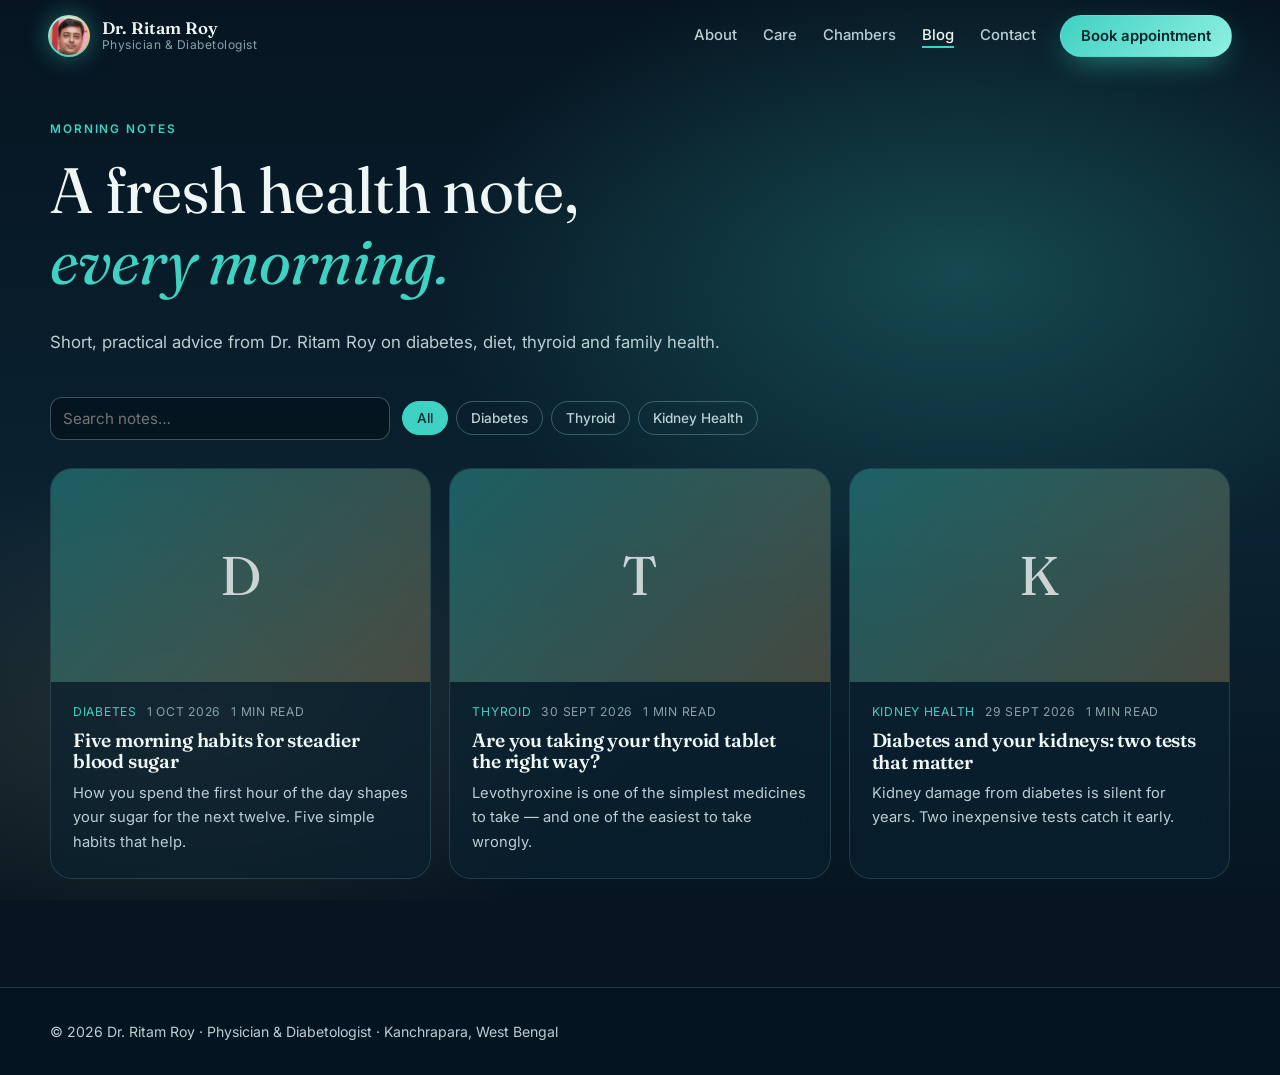
<file: sites/dr-ritam-roy/blog.html>
<!doctype html>
<html lang="en">
<head>
  <meta charset="utf-8">
  <meta name="viewport" content="width=device-width, initial-scale=1, viewport-fit=cover">
  <title>Morning Notes — Dr. Ritam Roy</title>
  <meta name="description" content="Daily health notes from Dr. Ritam Roy, physician and diabetologist — diabetes, diet, thyroid and family health in plain language.">
  <meta name="theme-color" content="#061521">
  <link rel="icon" href="assets/doctor-avatar.jpg" type="image/jpeg">
  <link rel="preconnect" href="https://fonts.googleapis.com">
  <link rel="preconnect" href="https://fonts.gstatic.com" crossorigin>
  <link href="https://fonts.googleapis.com/css2?family=Fraunces:opsz,wght@9..144,400;9..144,600&family=Inter:wght@400;500;600&display=swap" rel="stylesheet">
  <link rel="stylesheet" href="css/style.css">
</head>
<body>
  <div class="world-fallback" aria-hidden="true"></div>
  <a class="skip" href="#main">Skip to content</a>

  <header class="nav scrolled" id="nav">
    <a class="brand" href="index.html" aria-label="Dr. Ritam Roy — home">
      <span class="brand-mark"><img src="assets/doctor-avatar.jpg" alt="" width="80" height="80"></span>
      <span class="brand-text"><strong>Dr. Ritam Roy</strong><small>Physician &amp; Diabetologist</small></span>
    </a>
    <nav class="nav-links" id="navLinks" aria-label="Primary">
      <a href="index.html#about">About</a>
      <a href="index.html#care">Care</a>
      <a href="index.html#chambers">Chambers</a>
      <a href="blog.html" class="active">Blog</a>
      <a href="index.html#contact">Contact</a>
    </nav>
    <a class="btn btn-primary nav-cta" href="index.html#book">Book appointment</a>
    <button class="nav-toggle" id="navToggle" aria-label="Open menu" aria-expanded="false" aria-controls="navLinks"><span></span><span></span></button>
  </header>

  <main id="main" class="page">
    <div class="wrap" id="listView">
      <header class="section-head">
        <p class="eyebrow">Morning notes</p>
        <h1 style="font-size:clamp(2.4rem,5vw,4rem)">A fresh health note,<br><em>every morning.</em></h1>
        <p>Short, practical advice from Dr. Ritam Roy on diabetes, diet, thyroid and family health.</p>
      </header>
      <div class="blog-tools">
        <input type="search" id="q" placeholder="Search notes…" aria-label="Search notes">
        <div class="filters" id="filters" role="toolbar" aria-label="Filter by topic"></div>
      </div>
      <div class="posts" id="postList"><p class="muted">Loading…</p></div>
    </div>

    <article class="wrap article" id="articleView" hidden>
      <p><a href="blog.html">← All notes</a></p>
      <div class="post-meta" id="aMeta"></div>
      <h1 id="aTitle"></h1>
      <p class="lede" id="aSummary"></p>
      <div class="post-cover" id="aCover"></div>
      <div class="prose" id="aBody"></div>
      <div class="share" id="aShare"></div>
      <div class="panel author-box">
        <span class="brand-mark"><img src="assets/doctor-avatar.jpg" alt="" width="80" height="80"></span>
        <div>
          <strong>Dr. Ritam Roy</strong>
          <p class="small muted" style="margin:0">MBBS, MD (IPGMER &amp; SSKM) · Consultant Physician &amp; Diabetologist, Kanchrapara</p>
        </div>
        <a class="btn btn-primary" href="index.html#book" style="margin-left:auto">Book appointment</a>
      </div>
      <p class="small muted" style="margin-top:24px">This note is for general awareness and is not a substitute for a personal consultation.</p>
    </article>
  </main>

  <footer class="footer">
    <div class="wrap footer-inner">
      <p>© <span id="year"></span> Dr. Ritam Roy · Physician &amp; Diabetologist · Kanchrapara, West Bengal</p>
    </div>
  </footer>

  <script src="js/vendor/marked.min.js"></script>
  <script src="js/vendor/purify.min.js"></script>
  <script src="js/site-data.js"></script>
  <script src="js/app.js"></script>
  <script src="js/blog.js"></script>
</body>
</html>
</file>
<file: sites/dr-ritam-roy/css/style.css>
:root {
  --bg: #061521;
  --bg-2: #0a2231;
  --ink: #eef6f6;
  --ink-2: #b9cfd2;
  --muted: #86a3a8;
  --teal: #3fd1c2;
  --teal-2: #1fa69a;
  --gold: #f4c47a;
  --rose: #ff8f8f;
  --glass: rgba(10, 34, 49, 0.62);
  --glass-2: rgba(16, 48, 66, 0.55);
  --line: rgba(160, 230, 225, 0.16);
  --line-2: rgba(160, 230, 225, 0.3);
  --radius: 22px;
  --shadow: 0 30px 80px -30px rgba(0, 0, 0, 0.6);
  --serif: "Fraunces", "Iowan Old Style", Georgia, serif;
  --sans: "Inter", system-ui, -apple-system, "Segoe UI", Roboto, sans-serif;
  --nav-h: 72px;
}

* { box-sizing: border-box; }
[hidden] { display: none !important; }
html { scroll-behavior: smooth; scroll-padding-top: calc(var(--nav-h) + 12px); -webkit-text-size-adjust: 100%; }
body {
  margin: 0;
  background: var(--bg);
  color: var(--ink);
  font: 16px/1.65 var(--sans);
  -webkit-font-smoothing: antialiased;
  overflow-x: hidden;
}
img { max-width: 100%; display: block; }
a { color: var(--teal); text-decoration: none; }
a:hover { text-decoration: underline; }
h1, h2, h3 { font-family: var(--serif); font-weight: 600; line-height: 1.12; margin: 0 0 .5em; letter-spacing: -0.01em; }
h1 { font-size: clamp(2.6rem, 6.4vw, 5.2rem); font-weight: 400; }
h1 em { font-style: italic; color: var(--teal); }
h2 { font-size: clamp(1.9rem, 3.6vw, 2.9rem); font-weight: 400; }
h3 { font-size: 1.25rem; }
p { margin: 0 0 1em; color: var(--ink-2); }
strong { color: var(--ink); font-weight: 600; }
.muted { color: var(--muted); }
.small { font-size: .88rem; }
.center { text-align: center; }
.skip { position: absolute; left: -999px; top: 8px; z-index: 100; background: var(--teal); color: #032; padding: 8px 14px; border-radius: 8px; }
.skip:focus { left: 8px; }
:focus-visible { outline: 2px solid var(--gold); outline-offset: 3px; border-radius: 6px; }

/* ---------- 3D world ---------- */
#world { position: fixed; inset: 0; width: 100vw; height: 100vh; z-index: 0; display: block; }
.world-fallback {
  position: fixed; inset: 0; z-index: -1;
  background:
    radial-gradient(60% 50% at 75% 30%, rgba(63, 209, 194, .25), transparent 70%),
    radial-gradient(50% 40% at 15% 80%, rgba(244, 196, 122, .12), transparent 70%),
    linear-gradient(180deg, #061521, #0a2231 60%, #061521);
}
main, .footer { position: relative; z-index: 2; }

/* ---------- nav ---------- */
.nav {
  position: fixed; top: 0; left: 0; right: 0; z-index: 50; height: var(--nav-h);
  display: flex; align-items: center; gap: 24px; padding: 0 clamp(16px, 4vw, 48px);
  transition: background .3s, border-color .3s, backdrop-filter .3s;
  border-bottom: 1px solid transparent;
}
.nav.scrolled { background: rgba(6, 21, 33, .72); backdrop-filter: blur(14px); -webkit-backdrop-filter: blur(14px); border-color: var(--line); }
.brand { display: flex; align-items: center; gap: 12px; color: var(--ink); text-decoration: none !important; }
.brand-mark {
  width: 42px; height: 42px; border-radius: 50%; display: grid; place-items: center;
  font: 600 15px var(--serif); color: #032;
  background: conic-gradient(from 200deg, var(--teal), #9ff3e6, var(--gold), var(--teal));
  box-shadow: 0 0 24px rgba(63, 209, 194, .45);
  padding: 2px; overflow: hidden; flex: none;
}
.brand-mark img { width: 100%; height: 100%; border-radius: 50%; object-fit: cover; display: block; }
.brand-text { display: flex; flex-direction: column; line-height: 1.15; }
.brand-text strong { font-family: var(--serif); font-size: 1.05rem; }
.brand-text small { color: var(--muted); font-size: .75rem; letter-spacing: .04em; }
.nav-links { display: flex; gap: 26px; margin-left: auto; }
.nav-links a { color: var(--ink-2); font-size: .93rem; font-weight: 500; }
.nav-links a:hover, .nav-links a.active { color: var(--ink); text-decoration: none; }
.nav-links a.active { box-shadow: inset 0 -2px 0 var(--teal); }
.nav-toggle { display: none; margin-left: auto; width: 44px; height: 44px; border: 1px solid var(--line-2); background: transparent; border-radius: 12px; cursor: pointer; padding: 12px 10px; flex-direction: column; justify-content: space-between; }
.nav-toggle span { display: block; height: 2px; background: var(--ink); border-radius: 2px; transition: transform .3s; }
.nav-toggle[aria-expanded="true"] span:first-child { transform: translateY(8px) rotate(45deg); }
.nav-toggle[aria-expanded="true"] span:last-child { transform: translateY(-8px) rotate(-45deg); }

.progress { position: fixed; top: 0; left: 0; right: 0; height: 2px; z-index: 60; }
.progress span { display: block; height: 100%; width: 0; background: linear-gradient(90deg, var(--teal), var(--gold)); }

.rail { position: fixed; right: 22px; top: 50%; transform: translateY(-50%); z-index: 40; list-style: none; margin: 0; padding: 0; display: flex; flex-direction: column; gap: 14px; }
.rail li { width: 8px; height: 8px; border-radius: 50%; background: var(--line-2); transition: all .3s; cursor: pointer; }
.rail li.on { background: var(--teal); box-shadow: 0 0 0 4px rgba(63, 209, 194, .2); }

/* ---------- buttons ---------- */
.btn {
  display: inline-flex; align-items: center; justify-content: center; gap: 8px;
  padding: 11px 20px; border-radius: 999px; font: 600 .93rem var(--sans);
  border: 1px solid transparent; cursor: pointer; text-decoration: none !important;
  transition: transform .2s, box-shadow .2s, background .2s; white-space: nowrap;
}
.btn:active { transform: translateY(1px); }
.btn-primary { background: linear-gradient(135deg, var(--teal), #8ff0e2); color: #03262a; box-shadow: 0 10px 30px -10px rgba(63, 209, 194, .7); }
.btn-primary:hover { box-shadow: 0 14px 40px -10px rgba(63, 209, 194, .9); transform: translateY(-1px); }
.btn-ghost { background: rgba(255, 255, 255, .04); border-color: var(--line-2); color: var(--ink); }
.btn-ghost:hover { background: rgba(255, 255, 255, .09); }
.btn-lg { padding: 15px 26px; font-size: 1rem; }
.btn.full { width: 100%; }

/* ---------- layout ---------- */
.wrap { width: min(1180px, 100% - 32px); margin: 0 auto; }
.station { min-height: 100vh; display: flex; align-items: center; padding: calc(var(--nav-h) + 40px) 0 80px; position: relative; }
.split { display: grid; grid-template-columns: 1fr 1.1fr; gap: clamp(24px, 4vw, 56px); align-items: center; }
.panel {
  background: var(--glass); border: 1px solid var(--line); border-radius: var(--radius);
  padding: clamp(22px, 3vw, 40px); backdrop-filter: blur(18px) saturate(1.2); -webkit-backdrop-filter: blur(18px) saturate(1.2);
  box-shadow: var(--shadow);
}
.eyebrow { text-transform: uppercase; letter-spacing: .16em; font-size: .74rem; font-weight: 600; color: var(--teal); margin-bottom: 14px; display: flex; align-items: center; gap: 10px; }
.dot { width: 8px; height: 8px; border-radius: 50%; background: var(--teal); box-shadow: 0 0 0 0 rgba(63, 209, 194, .7); animation: ping 2s infinite; }
@keyframes ping { 70% { box-shadow: 0 0 0 10px rgba(63, 209, 194, 0); } 100% { box-shadow: 0 0 0 0 rgba(63, 209, 194, 0); } }
.section-head { max-width: 680px; margin-bottom: 40px; }
.section-head p:last-child { font-size: 1.05rem; }
.mini { font-family: var(--sans); font-size: .78rem; text-transform: uppercase; letter-spacing: .14em; color: var(--muted); margin: 26px 0 12px; }

/* reveal on scroll */
.reveal { opacity: 0; transform: translateY(28px); transition: opacity .9s cubic-bezier(.2, .7, .2, 1), transform .9s cubic-bezier(.2, .7, .2, 1); }
.reveal.in { opacity: 1; transform: none; }

/* ---------- hero ---------- */
.hero .wrap { display: grid; }
.hero-copy { max-width: 640px; }
.lede { font-size: clamp(1.05rem, 1.5vw, 1.2rem); max-width: 560px; }
.hero-actions { display: flex; gap: 14px; flex-wrap: wrap; margin: 30px 0 44px; }
.hero-stats { list-style: none; padding: 0; margin: 0; display: flex; gap: clamp(20px, 4vw, 48px); flex-wrap: wrap; }
.hero-stats li { display: flex; flex-direction: column; }
.hero-stats strong { font: 400 2.6rem/1 var(--serif); color: var(--ink); }
.hero-stats span { color: var(--muted); font-size: .85rem; margin-top: 6px; }
.scroll-cue { position: absolute; left: 50%; bottom: 28px; transform: translateX(-50%); color: var(--muted); font-size: .78rem; letter-spacing: .1em; text-transform: uppercase; display: flex; flex-direction: column; align-items: center; gap: 10px; text-decoration: none !important; }
.scroll-cue span { width: 22px; height: 36px; border: 1.5px solid var(--line-2); border-radius: 12px; position: relative; }
.scroll-cue span::after { content: ""; position: absolute; left: 50%; top: 7px; width: 3px; height: 7px; margin-left: -1.5px; border-radius: 2px; background: var(--teal); animation: wheel 1.8s infinite; }
@keyframes wheel { 0% { opacity: 0; transform: translateY(0); } 30% { opacity: 1; } 100% { opacity: 0; transform: translateY(12px); } }

/* ---------- about ---------- */
.portrait { position: relative; justify-self: center; width: min(420px, 100%); }
.portrait-frame {
  aspect-ratio: 4 / 5; border-radius: 200px 200px var(--radius) var(--radius); overflow: hidden;
  border: 1px solid var(--line-2); background: linear-gradient(160deg, rgba(63, 209, 194, .25), rgba(10, 34, 49, .6));
  box-shadow: var(--shadow), inset 0 0 80px rgba(63, 209, 194, .15);
  backdrop-filter: blur(8px); -webkit-backdrop-filter: blur(8px);
}
.portrait-frame img { width: 100%; height: 100%; object-fit: cover; object-position: 45% 20%; }
.monogram { width: 100%; height: 100%; display: grid; place-items: center; }
.monogram span { font: 400 clamp(5rem, 12vw, 8rem) var(--serif); background: linear-gradient(160deg, #e9fffb, var(--teal) 60%, var(--gold)); -webkit-background-clip: text; background-clip: text; color: transparent; }
.portrait-badge { position: absolute; right: -10px; bottom: 30px; background: var(--ink); color: var(--bg); border-radius: 16px; padding: 12px 18px; display: flex; flex-direction: column; box-shadow: var(--shadow); }
.portrait-badge strong { color: var(--bg); font: 600 1.4rem var(--serif); }
.portrait-badge span { font-size: .75rem; }
.creds { list-style: none; padding: 0; margin: 0; display: grid; grid-template-columns: 1fr 1fr; gap: 10px; }
.creds li { border: 1px solid var(--line); border-radius: 14px; padding: 12px 14px; background: rgba(255, 255, 255, .02); }
.creds strong { display: block; font-size: .95rem; }
.creds span { font-size: .8rem; color: var(--muted); line-height: 1.4; display: block; margin-top: 2px; }
.chips { list-style: none; padding: 0; margin: 0; display: flex; flex-wrap: wrap; gap: 8px; }
.chips li { font-size: .82rem; padding: 7px 12px; border-radius: 999px; border: 1px solid var(--line-2); color: var(--ink-2); }

/* ---------- care cards ---------- */
.cards { display: grid; grid-template-columns: repeat(3, 1fr); gap: 18px; }
.card {
  background: var(--glass); border: 1px solid var(--line); border-radius: var(--radius); padding: 28px;
  backdrop-filter: blur(16px); -webkit-backdrop-filter: blur(16px);
  transition: transform .4s, border-color .4s, background .4s; transform-style: preserve-3d;
}
.card:hover { border-color: var(--line-2); background: var(--glass-2); }
.card p { margin: 0; font-size: .95rem; }
.icon { width: 48px; height: 48px; border-radius: 14px; display: grid; place-items: center; background: rgba(63, 209, 194, .12); margin-bottom: 18px; }
.icon svg { width: 24px; height: 24px; fill: none; stroke: var(--teal); stroke-width: 1.7; stroke-linecap: round; stroke-linejoin: round; }

/* ---------- tools ---------- */
.tools { display: grid; grid-template-columns: 1.25fr 1fr 1fr; gap: 18px; align-items: start; }
.tool h3 { margin-bottom: 6px; }
.tool .muted { font-size: .88rem; }
.form-grid { display: grid; grid-template-columns: 1fr 1fr; gap: 12px; }
.form-grid .full, label.full { grid-column: 1 / -1; }
label { display: flex; flex-direction: column; gap: 6px; font-size: .82rem; color: var(--ink-2); font-weight: 500; }
.opt { color: var(--muted); font-weight: 400; }
input, select, textarea {
  font: 400 .95rem var(--sans); color: var(--ink); background: rgba(3, 14, 22, .55);
  border: 1px solid var(--line-2); border-radius: 12px; padding: 11px 12px; width: 100%;
  transition: border-color .2s, box-shadow .2s;
}
select { appearance: none; background-image: linear-gradient(45deg, transparent 50%, var(--teal) 50%), linear-gradient(135deg, var(--teal) 50%, transparent 50%); background-position: calc(100% - 18px) 50%, calc(100% - 13px) 50%; background-size: 5px 5px; background-repeat: no-repeat; padding-right: 32px; }
select option { background: #0a2231; }
input:focus, select:focus, textarea:focus { outline: none; border-color: var(--teal); box-shadow: 0 0 0 3px rgba(63, 209, 194, .18); }
input[aria-invalid="true"], select[aria-invalid="true"] { border-color: var(--rose); }
.result { display: block; margin-top: 16px; min-height: 1px; }
.result:empty { display: none; }
.result .score { font: 400 2.2rem/1 var(--serif); }
.result p { margin: 8px 0 0; font-size: .9rem; }
.tag { display: inline-block; white-space: nowrap; font-size: .72rem; font-weight: 600; letter-spacing: .08em; text-transform: uppercase; padding: 4px 10px; border-radius: 999px; margin-left: 8px; vertical-align: middle; }
.tag.low { background: rgba(63, 209, 194, .18); color: var(--teal); }
.tag.mid { background: rgba(244, 196, 122, .18); color: var(--gold); }
.tag.high { background: rgba(255, 143, 143, .18); color: var(--rose); }
.slider-row { display: flex; align-items: center; gap: 16px; margin: 18px 0 10px; }
.slider-row input { padding: 0; border: 0; background: none; accent-color: var(--teal); height: 28px; }
.big { font: 400 2rem var(--serif); min-width: 4.2ch; text-align: right; }
.gauge { height: 8px; border-radius: 99px; background: linear-gradient(90deg, var(--teal) 0 25%, var(--gold) 25% 45%, var(--rose) 45%); opacity: .9; position: relative; }
.gauge span { position: absolute; top: -5px; width: 4px; height: 18px; border-radius: 2px; background: var(--ink); box-shadow: 0 0 10px rgba(255,255,255,.6); transition: left .2s; }

/* ---------- chambers ---------- */
.week { display: grid; grid-template-columns: repeat(7, 1fr); gap: 8px; margin-bottom: 22px; }
.day { border: 1px solid var(--line); border-radius: 16px; padding: 12px 10px; background: var(--glass); backdrop-filter: blur(12px); -webkit-backdrop-filter: blur(12px); min-height: 110px; }
.day.today { border-color: var(--teal); box-shadow: 0 0 0 1px var(--teal) inset; }
.day h4 { margin: 0 0 8px; font: 600 .78rem var(--sans); letter-spacing: .12em; text-transform: uppercase; color: var(--muted); }
.day.today h4 { color: var(--teal); }
.day .slot { font-size: .78rem; line-height: 1.3; padding: 6px 8px; border-radius: 9px; background: rgba(63, 209, 194, .1); margin-bottom: 6px; color: var(--ink); }
.day .slot b { display: block; color: var(--teal); font-weight: 600; }
.day .none { font-size: .78rem; color: var(--muted); }
.chambers { display: grid; grid-template-columns: repeat(4, 1fr); gap: 16px; }
.chamber { display: flex; flex-direction: column; }
.chamber h3 { font-size: 1.15rem; }
.chamber .addr { font-size: .88rem; flex: 1; }
.chamber .when { font-size: .85rem; color: var(--gold); margin-bottom: 12px; }
.chamber .links { display: flex; gap: 8px; flex-wrap: wrap; }
.chamber .links .btn { padding: 8px 14px; font-size: .82rem; }

/* ---------- booking ---------- */
.book-split { align-items: start; grid-template-columns: .85fr 1.15fr; }
.steps { padding-left: 1.2em; margin: 0 0 22px; color: var(--ink-2); }
.steps li { margin-bottom: 10px; padding-left: 6px; }
.steps li::marker { color: var(--teal); font-weight: 600; }
fieldset { border: 0; padding: 0; margin: 0 0 22px; }
legend { font: 600 .78rem var(--sans); letter-spacing: .14em; text-transform: uppercase; color: var(--teal); margin-bottom: 12px; padding: 0; }
.chamber-pick { display: grid; grid-template-columns: 1fr 1fr; gap: 10px; }
.pick {
  text-align: left; border: 1px solid var(--line-2); background: rgba(3, 14, 22, .45); color: var(--ink);
  border-radius: 14px; padding: 12px 14px; cursor: pointer; font: inherit; transition: all .2s;
}
.pick small { display: block; color: var(--muted); font-size: .76rem; margin-top: 2px; }
.pick:hover { border-color: var(--teal); }
.pick[aria-checked="true"] { border-color: var(--teal); background: rgba(63, 209, 194, .16); box-shadow: 0 0 0 1px var(--teal) inset; }
.date-pick { display: flex; gap: 8px; overflow-x: auto; padding-bottom: 6px; scroll-snap-type: x mandatory; }
.date-pick .pick { flex: 0 0 auto; text-align: center; min-width: 78px; scroll-snap-align: start; }
.date-pick .pick b { display: block; font: 400 1.5rem/1.1 var(--serif); }
.hint { font-size: .82rem; color: var(--muted); margin: 8px 0 0; }
.consent { flex-direction: row; align-items: flex-start; gap: 10px; font-weight: 400; margin-bottom: 14px; }
.consent input { width: 18px; height: 18px; margin-top: 2px; accent-color: var(--teal); flex: none; }
.form-error { color: var(--rose); font-size: .88rem; min-height: 1.2em; margin: 0 0 10px; }
.confirm { margin-top: 18px; border: 1px solid var(--teal); border-radius: 16px; padding: 18px; background: rgba(63, 209, 194, .1); }
.confirm h3 { margin-bottom: 6px; }
.confirm p { margin: 0 0 12px; }
.my-bookings ul { list-style: none; padding: 0; margin: 0; display: grid; gap: 8px; }
.my-bookings li { font-size: .85rem; border: 1px solid var(--line); border-radius: 12px; padding: 10px 12px; display: flex; justify-content: space-between; gap: 10px; align-items: center; }
.my-bookings button { background: none; border: 0; color: var(--muted); cursor: pointer; font-size: .8rem; }

/* ---------- blog cards ---------- */
.posts { display: grid; grid-template-columns: repeat(3, 1fr); gap: 18px; margin-bottom: 28px; }
.post-card {
  display: flex; flex-direction: column; background: var(--glass); border: 1px solid var(--line); border-radius: var(--radius);
  overflow: hidden; color: var(--ink); text-decoration: none !important; backdrop-filter: blur(16px); -webkit-backdrop-filter: blur(16px);
  transition: transform .3s, border-color .3s;
}
.post-card:hover { transform: translateY(-4px); border-color: var(--line-2); }
.post-cover { aspect-ratio: 16 / 9; background: linear-gradient(135deg, rgba(63, 209, 194, .35), rgba(244, 196, 122, .25)); position: relative; overflow: hidden; }
.post-cover img { width: 100%; height: 100%; object-fit: cover; }
.post-cover .glyph { position: absolute; inset: 0; display: grid; place-items: center; font: 400 3.4rem var(--serif); color: rgba(255, 255, 255, .75); }
.post-body { padding: 20px 22px 24px; display: flex; flex-direction: column; flex: 1; }
.post-meta { font-size: .76rem; color: var(--muted); letter-spacing: .06em; text-transform: uppercase; margin-bottom: 8px; display: flex; gap: 10px; flex-wrap: wrap; }
.post-meta .cat { color: var(--teal); }
.post-card h3 { font-size: 1.2rem; margin-bottom: 8px; }
.post-card p { font-size: .92rem; margin: 0; }
.new-badge { background: var(--gold); color: #3a2400; padding: 1px 8px; border-radius: 99px; font-weight: 600; }

.community { display: flex; gap: 28px; align-items: center; justify-content: space-between; margin-top: 56px; }
.community h3 { font-size: 1.6rem; font-weight: 400; }
.community p { margin: 0; max-width: 620px; }

/* ---------- faq / contact ---------- */
details { border-top: 1px solid var(--line); padding: 14px 0; }
details:last-of-type { border-bottom: 1px solid var(--line); }
summary { cursor: pointer; font-weight: 600; list-style: none; display: flex; justify-content: space-between; gap: 12px; }
summary::-webkit-details-marker { display: none; }
summary::after { content: "+"; color: var(--teal); font-size: 1.3rem; line-height: 1; transition: transform .3s; }
details[open] summary::after { transform: rotate(45deg); }
details p { margin: 10px 0 0; font-size: .93rem; }
.contact-card { align-self: stretch; }
.contact-list { list-style: none; padding: 0; margin: 0 0 24px; }
.contact-list li { display: grid; grid-template-columns: 110px 1fr; gap: 12px; padding: 14px 0; border-bottom: 1px solid var(--line); }
.contact-list span { color: var(--muted); font-size: .82rem; text-transform: uppercase; letter-spacing: .1em; padding-top: 2px; }
.contact-list em { font-style: normal; color: var(--ink-2); }
.contact-list a { word-break: break-word; }
.socials { display: flex; gap: 10px; flex-wrap: wrap; }
.socials a { border: 1px solid var(--line-2); border-radius: 999px; padding: 8px 16px; color: var(--ink); font-size: .88rem; }

.footer { border-top: 1px solid var(--line); background: rgba(6, 21, 33, .85); backdrop-filter: blur(10px); padding: 28px 0 calc(28px + env(safe-area-inset-bottom)); }
.footer p { margin: 4px 0; font-size: .88rem; }

.fab {
  position: fixed; right: 18px; bottom: calc(18px + env(safe-area-inset-bottom)); z-index: 45; display: none; align-items: center; gap: 8px;
  background: linear-gradient(135deg, var(--teal), #8ff0e2); color: #03262a; font-weight: 600; border-radius: 999px; padding: 13px 18px;
  box-shadow: 0 12px 30px -8px rgba(63, 209, 194, .8); text-decoration: none !important;
}
.fab svg { width: 20px; height: 20px; fill: none; stroke: currentColor; stroke-width: 2; stroke-linecap: round; }

/* ---------- blog page ---------- */
.page { padding: calc(var(--nav-h) + 48px) 0 80px; min-height: 100vh; position: relative; z-index: 2; }
.blog-tools { display: flex; gap: 12px; flex-wrap: wrap; margin-bottom: 28px; align-items: center; }
.blog-tools input { max-width: 340px; }
.filters { display: flex; gap: 8px; flex-wrap: wrap; }
.filters button { border: 1px solid var(--line-2); background: transparent; color: var(--ink-2); border-radius: 999px; padding: 8px 14px; cursor: pointer; font: 500 .85rem var(--sans); }
.filters button[aria-pressed="true"] { background: var(--teal); color: #03262a; border-color: var(--teal); }
.article { max-width: 760px; margin: 0 auto; }
.article .post-cover { border-radius: var(--radius); margin: 24px 0 32px; }
.article h1 { font-size: clamp(2.2rem, 5vw, 3.6rem); }
.prose { font-size: 1.08rem; }
.prose p, .prose li { color: var(--ink-2); }
.prose h2 { font-size: 1.7rem; margin-top: 1.6em; }
.prose h3 { margin-top: 1.4em; }
.prose blockquote { margin: 1.4em 0; padding: 4px 0 4px 20px; border-left: 3px solid var(--teal); font-family: var(--serif); font-size: 1.2rem; color: var(--ink); }
.prose img { border-radius: 14px; margin: 1em 0; }
.prose table { border-collapse: collapse; width: 100%; font-size: .95rem; }
.prose th, .prose td { border: 1px solid var(--line-2); padding: 8px 10px; text-align: left; }
.author-box { display: flex; gap: 16px; align-items: center; margin-top: 40px; }
.author-box .brand-mark { width: 54px; height: 54px; font-size: 18px; flex: none; }
.share { display: flex; gap: 10px; flex-wrap: wrap; margin-top: 24px; }

/* ---------- responsive ---------- */
@media (max-width: 1080px) {
  .cards { grid-template-columns: repeat(2, 1fr); }
  .tools { grid-template-columns: 1fr 1fr; }
  .tools .tool:first-child { grid-column: 1 / -1; }
  .chambers { grid-template-columns: repeat(2, 1fr); }
  .posts { grid-template-columns: repeat(2, 1fr); }
}
@media (max-width: 860px) {
  :root { --nav-h: 64px; }
  .nav-cta { display: none; }
  .nav-toggle { display: flex; }
  .nav-links {
    position: fixed; top: var(--nav-h); left: 0; right: 0; flex-direction: column; gap: 0;
    background: rgba(6, 21, 33, .96); backdrop-filter: blur(16px); border-bottom: 1px solid var(--line);
    padding: 8px 16px 20px; transform: translateY(-120%); transition: transform .35s; margin: 0;
  }
  .nav-links.open { transform: none; }
  .nav-links a { padding: 14px 4px; border-bottom: 1px solid var(--line); font-size: 1.05rem; }
  .split, .book-split { grid-template-columns: 1fr; }
  .week { grid-template-columns: repeat(7, minmax(120px, 1fr)); overflow-x: auto; scroll-snap-type: x mandatory; padding-bottom: 6px; }
  .day { scroll-snap-align: start; }
  .rail { display: none; }
  .fab { display: inline-flex; }
  .community { flex-direction: column; align-items: flex-start; }
  .station { min-height: auto; padding-top: calc(var(--nav-h) + 36px); }
  .hero { min-height: 100svh; }
  .hero::before { content: ""; position: absolute; inset: 0; background: linear-gradient(100deg, rgba(6, 21, 33, .88) 0%, rgba(6, 21, 33, .7) 60%, rgba(6, 21, 33, .2) 100%); pointer-events: none; }
  .hero .wrap { position: relative; }
  .hero-stats { display: grid; grid-template-columns: repeat(3, 1fr); gap: 12px; }
  .hero-stats strong { font-size: 2.1rem; }
}
@media (max-width: 620px) {
  .cards, .tools, .chambers, .posts, .creds { grid-template-columns: 1fr; }
  .chamber-pick { grid-template-columns: 1fr; }
  .hero-actions .btn { flex: 1 1 100%; }
  .portrait-badge { right: 8px; }
  .contact-list li { grid-template-columns: 1fr; gap: 2px; }
}
@media (prefers-reduced-motion: reduce) {
  html { scroll-behavior: auto; }
  .reveal { opacity: 1; transform: none; transition: none; }
  .dot, .scroll-cue span::after { animation: none; }
}
</file>
